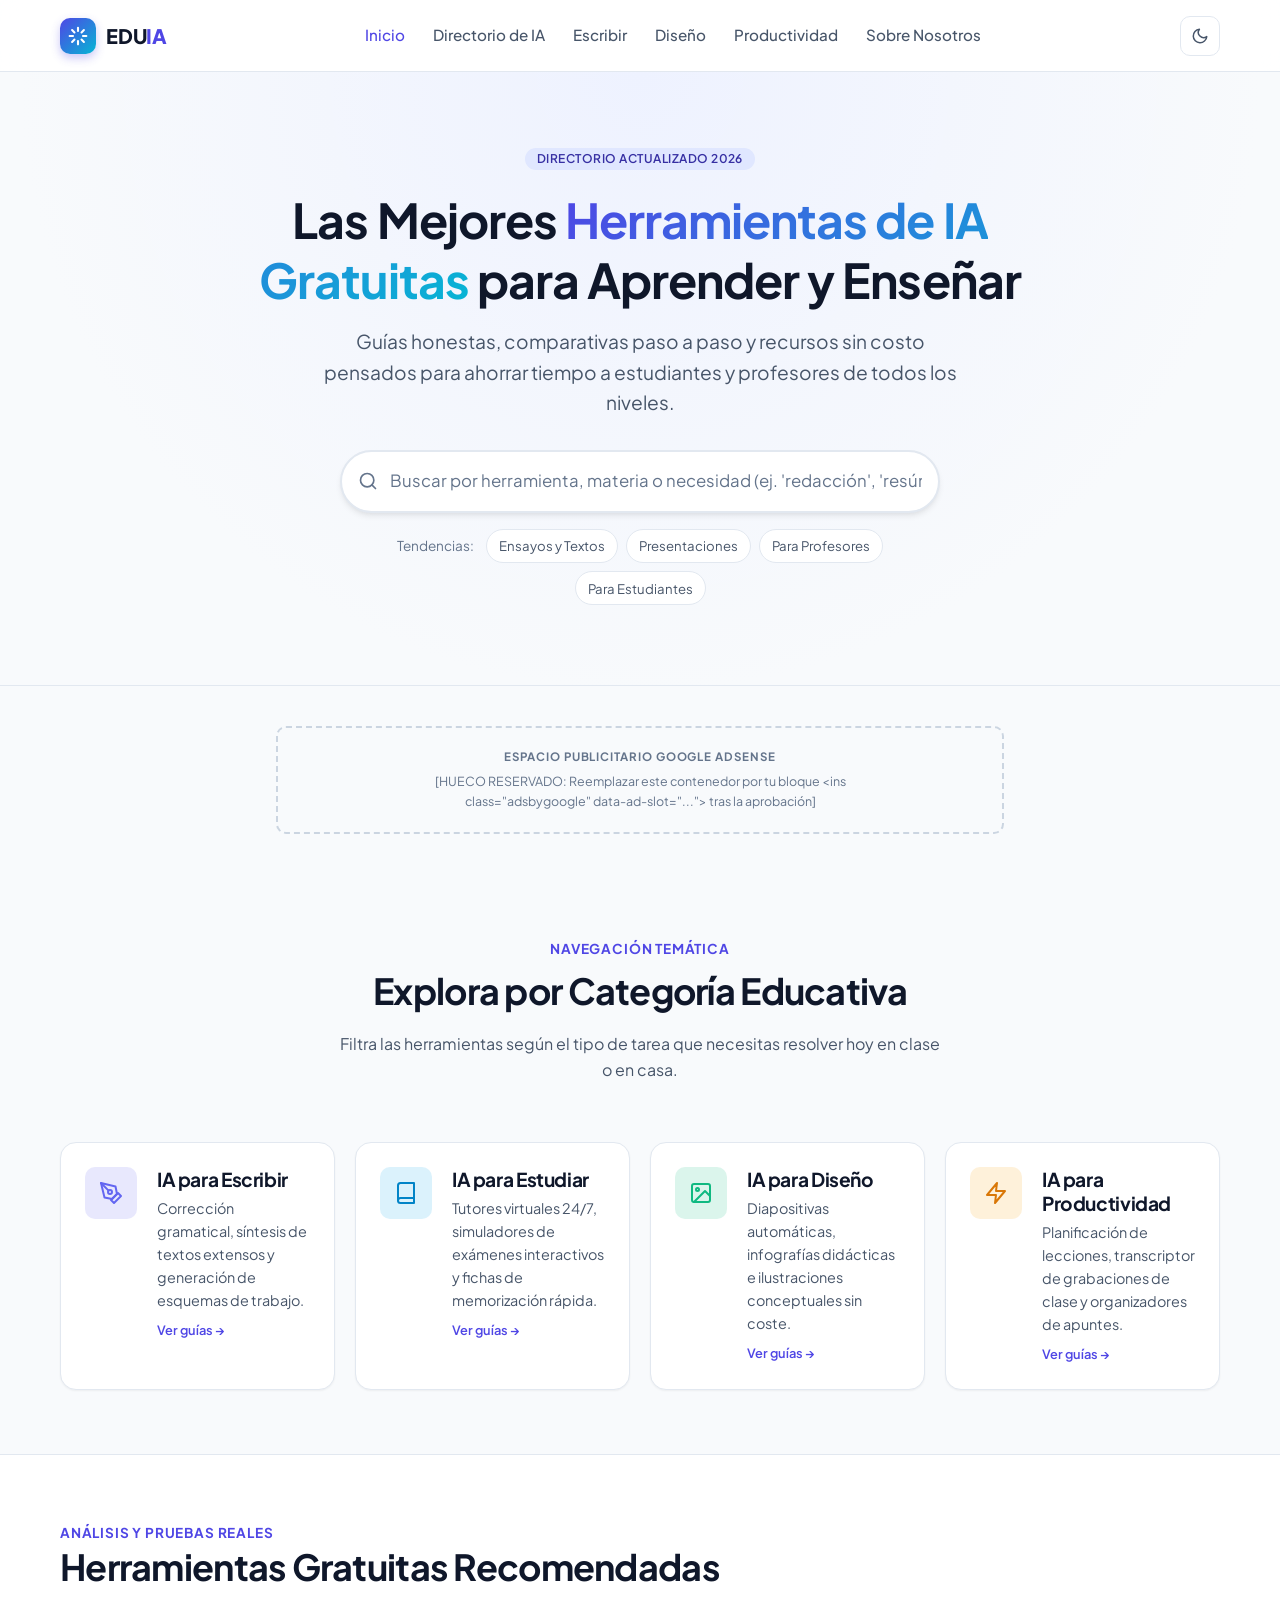
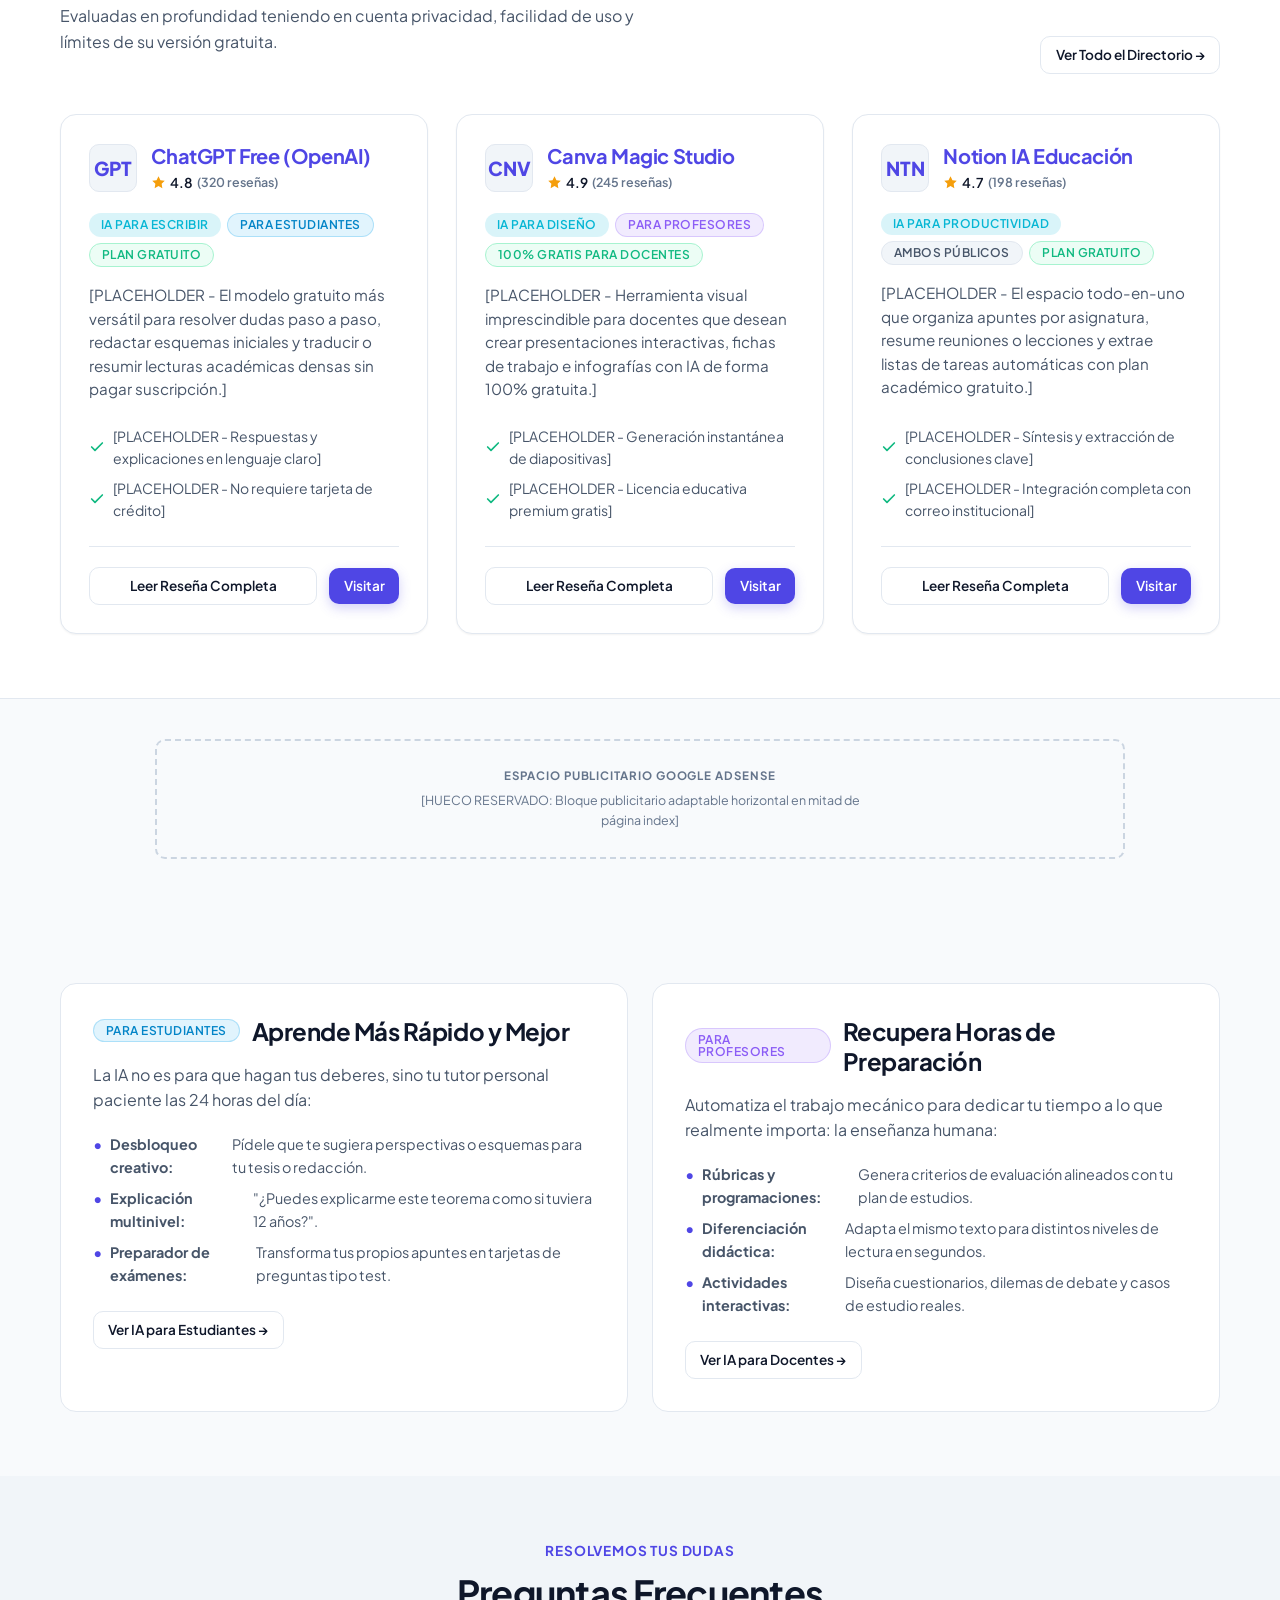
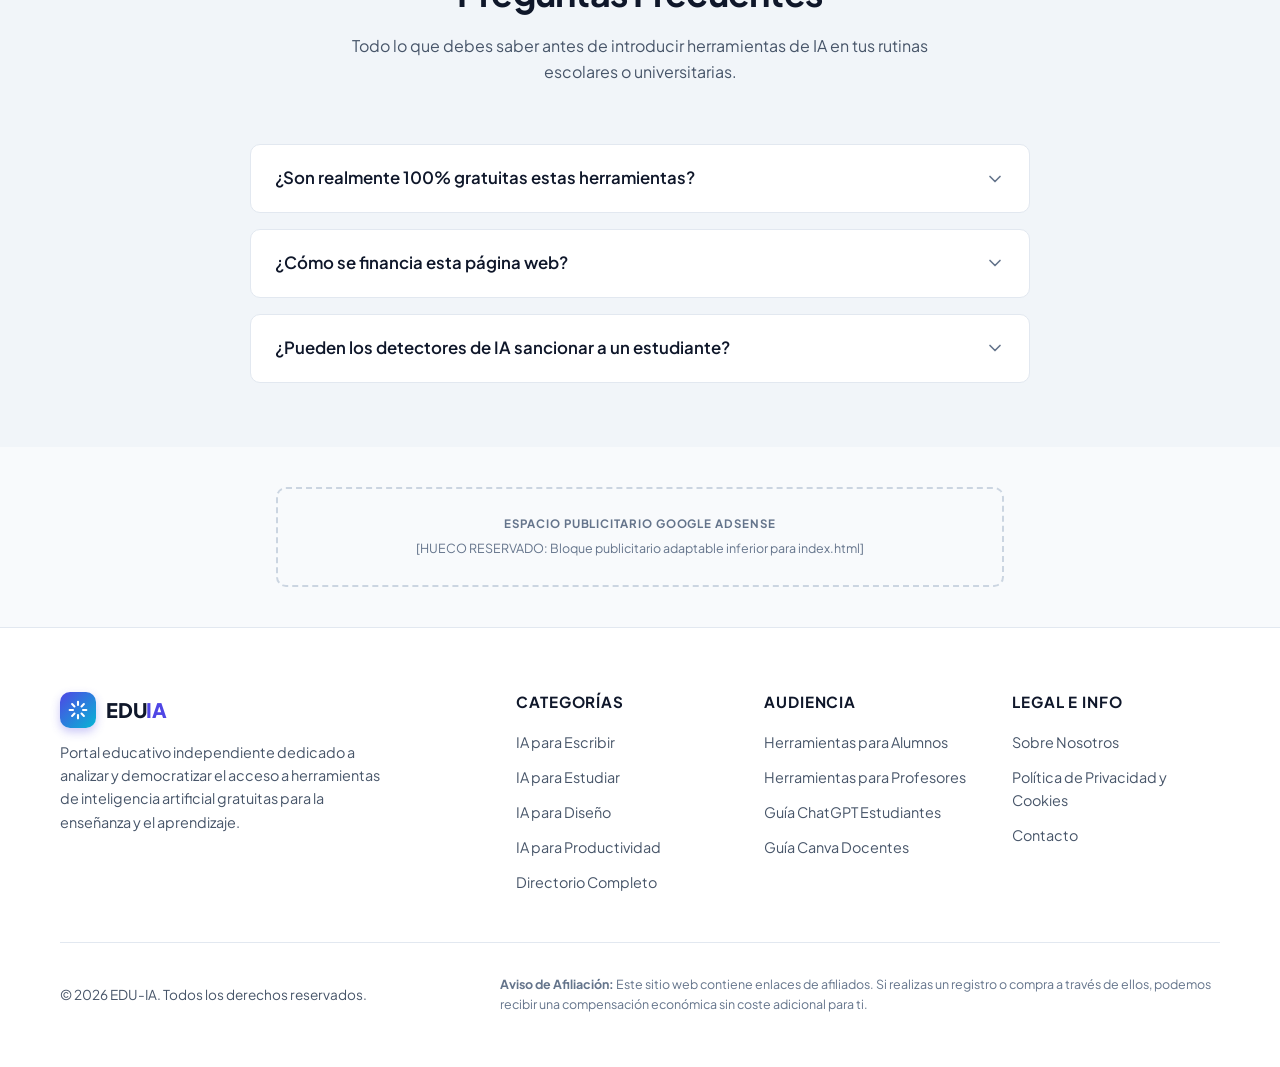
<file: index.html>
<!DOCTYPE html>
<html lang="es">
<head>
  <meta charset="UTF-8">
  <meta name="viewport" content="width=device-width, initial-scale=1.0">
  <title>Herramientas de Inteligencia Artificial Gratuitas para Estudiantes y Profesores | EDU-IA</title>
  <meta name="description" content="Directorio y comparativas de las mejores herramientas de inteligencia artificial gratuitas para estudiantes y docentes. Ahorra tiempo en apuntes, redacción, clases y presentaciones.">
  <meta name="robots" content="index, follow">
  <link rel="canonical" href="https://ejemplo.com/">

  <!-- Open Graph / Redes Sociales -->
  <meta property="og:type" content="website">
  <meta property="og:title" content="Herramientas de IA Gratuitas para Estudiantes y Profesores | EDU-IA">
  <meta property="og:description" content="Guías, reseñas y comparativas honestas de IA educativa 100% gratuita o con planes para colegios y universidades.">
  <meta property="og:url" content="https://ejemplo.com/">
  <meta property="og:image" content="https://ejemplo.com/assets/og-cover.png">

  <!-- Twitter Card -->
  <meta name="twitter:card" content="summary_large_image">
  <meta name="twitter:title" content="Herramientas de IA Gratuitas para Estudiantes y Profesores">
  <meta name="twitter:description" content="Descubre qué herramientas de IA gratuita puedes utilizar hoy en tus clases o estudios.">

  <!-- Google Fonts: Plus Jakarta Sans -->
  <link rel="preconnect" href="https://fonts.googleapis.com">
  <link rel="preconnect" href="https://fonts.gstatic.com" crossorigin>
  <link href="https://fonts.googleapis.com/css2?family=Plus+Jakarta+Sans:wght@400;500;600;700;800&display=swap" rel="stylesheet">

  <!-- Estilos del sitio -->
  <link rel="stylesheet" href="css/styles.css">

  <!-- Datos estructurados Schema.org (WebSite + FAQPage) -->
  <script type="application/ld+json">
  {
    "@context": "https://schema.org",
    "@graph": [
      {
        "@type": "WebSite",
        "@id": "https://ejemplo.com/#website",
        "url": "https://ejemplo.com/",
        "name": "EDU-IA: Directorio de IA Educativa Gratuita",
        "description": "Comparativas y guías de herramientas de inteligencia artificial gratuitas para la comunidad educativa.",
        "inLanguage": "es"
      },
      {
        "@type": "FAQPage",
        "mainEntity": [
          {
            "@type": "Question",
            "name": "¿Son realmente gratuitas las herramientas listadas en EDU-IA?",
            "acceptedAnswer": {
              "@type": "Answer",
              "text": "Sí. Todas las herramientas analizadas cuentan con una versión 100% gratuita utilizable o un plan educativo gratuito específico para colegios, institutos y universidades sin requerir pagos."
            }
          },
          {
            "@type": "Question",
            "name": "¿Es legal y ético usar inteligencia artificial en tareas académicas?",
            "acceptedAnswer": {
              "@type": "Answer",
              "text": "Sí, siempre que se use como asistente de aprendizaje, tutor de dudas o estructurador de ideas, respetando las políticas de integridad académica de cada institución educativa y citando las fuentes adecuadamente."
            }
          }
        ]
      }
    ]
  }
  </script>
</head>
<body>

  <!-- ======================================================================
       Cabecera / Navegación
       ====================================================================== -->
  <header class="header">
    <div class="container header-container">
      <a href="index.html" class="logo" aria-label="EDU-IA - Inicio">
        <div class="logo-icon">
          <svg width="20" height="20" viewBox="0 0 24 24" fill="none" stroke="currentColor" stroke-width="2.5" stroke-linecap="round" stroke-linejoin="round">
            <path d="M12 2v4M12 18v4M4.93 4.93l2.83 2.83M16.24 16.24l2.83 2.83M2 12h4M18 12h4M4.93 19.07l2.83-2.83M16.24 7.76l2.83-2.83"></path>
          </svg>
        </div>
        <span class="logo-text">EDU<span>IA</span></span>
      </a>

      <nav class="nav-desktop" aria-label="Navegación principal">
        <a href="index.html" class="nav-link active">Inicio</a>
        <a href="categoria.html" class="nav-link">Directorio de IA</a>
        <a href="categoria.html?cat=escribir" class="nav-link">Escribir</a>
        <a href="categoria.html?cat=diseno" class="nav-link">Diseño</a>
        <a href="categoria.html?cat=productividad" class="nav-link">Productividad</a>
        <a href="sobre.html" class="nav-link">Sobre Nosotros</a>
      </nav>

      <div class="header-actions">
        <!-- Botón de cambio de Modo Claro / Oscuro -->
        <button class="theme-toggle" type="button" aria-label="Cambiar modo de color" aria-pressed="false">
          <!-- Icono Sol (Modo oscuro activo -> cambiar a claro) -->
          <svg class="icon-sun" width="19" height="19" viewBox="0 0 24 24" fill="none" stroke="currentColor" stroke-width="2" stroke-linecap="round" stroke-linejoin="round">
            <circle cx="12" cy="12" r="5"></circle>
            <line x1="12" y1="1" x2="12" y2="3"></line>
            <line x1="12" y1="21" x2="12" y2="23"></line>
            <line x1="4.22" y1="4.22" x2="5.64" y2="5.64"></line>
            <line x1="18.36" y1="18.36" x2="19.78" y2="19.78"></line>
            <line x1="1" y1="12" x2="3" y2="12"></line>
            <line x1="21" y1="12" x2="23" y2="12"></line>
            <line x1="4.22" y1="19.78" x2="5.64" y2="18.36"></line>
            <line x1="18.36" y1="5.64" x2="19.78" y2="4.22"></line>
          </svg>
          <!-- Icono Luna (Modo claro activo -> cambiar a oscuro) -->
          <svg class="icon-moon" width="18" height="18" viewBox="0 0 24 24" fill="none" stroke="currentColor" stroke-width="2" stroke-linecap="round" stroke-linejoin="round">
            <path d="M21 12.79A9 9 0 1 1 11.21 3 7 7 0 0 0 21 12.79z"></path>
          </svg>
        </button>

        <!-- Botón Hamburguesa Móvil -->
        <button class="menu-toggle" type="button" aria-label="Abrir menú de navegación" aria-expanded="false">
          <svg width="22" height="22" viewBox="0 0 24 24" fill="none" stroke="currentColor" stroke-width="2" stroke-linecap="round" stroke-linejoin="round">
            <line x1="3" y1="12" x2="21" y2="12"></line>
            <line x1="3" y1="6" x2="21" y2="6"></line>
            <line x1="3" y1="18" x2="21" y2="18"></line>
          </svg>
        </button>
      </div>
    </div>
  </header>

  <!-- Menú móvil desplegable -->
  <div class="mobile-nav" aria-label="Menú móvil">
    <a href="index.html" class="nav-link">Inicio</a>
    <a href="categoria.html" class="nav-link">Todas las herramientas</a>
    <a href="categoria.html?cat=escribir" class="nav-link">IA para Escribir</a>
    <a href="categoria.html?cat=estudiar" class="nav-link">IA para Estudiar</a>
    <a href="categoria.html?cat=diseno" class="nav-link">IA para Diseño</a>
    <a href="categoria.html?cat=productividad" class="nav-link">IA para Productividad</a>
    <a href="sobre.html" class="nav-link">Sobre Nosotros</a>
    <a href="contacto.html" class="nav-link">Contacto</a>
  </div>

  <main class="main-content">
    <!-- ====================================================================
         Hero Section
         ==================================================================== -->
    <section class="hero">
      <div class="container">
        <div class="hero-badge-wrap">
          <span class="badge badge-primary">Directorio Actualizado 2026</span>
        </div>
        <h1 class="hero-title">
          Las Mejores <span>Herramientas de IA Gratuitas</span> para Aprender y Enseñar
        </h1>
        <p class="lead hero-subtitle">
          Guías honestas, comparativas paso a paso y recursos sin costo pensados para ahorrar tiempo a estudiantes y profesores de todos los niveles.
        </p>

        <!-- Buscador Hero -->
        <div class="search-box-hero">
          <div class="search-input-wrapper">
            <svg class="search-icon-inside" viewBox="0 0 24 24" fill="none" stroke="currentColor" stroke-width="2" stroke-linecap="round" stroke-linejoin="round">
              <circle cx="11" cy="11" r="8"></circle>
              <line x1="21" y1="21" x2="16.65" y2="16.65"></line>
            </svg>
            <input type="text" id="hero-search-input" class="search-input" placeholder="Buscar por herramienta, materia o necesidad (ej. 'redacción', 'resúmenes')..." aria-label="Buscar herramientas de IA">
          </div>
          <div class="quick-tags">
            <span class="quick-tag-label">Tendencias:</span>
            <a href="categoria.html?cat=escribir" class="quick-tag">Ensayos y Textos</a>
            <a href="categoria.html?cat=diseno" class="quick-tag">Presentaciones</a>
            <a href="categoria.html?aud=profesores" class="quick-tag">Para Profesores</a>
            <a href="categoria.html?aud=estudiantes" class="quick-tag">Para Estudiantes</a>
          </div>
        </div>
      </div>
    </section>

    <!-- ====================================================================
         Espacio Reservado AdSense: Cabecera (Leaderboard)
         ==================================================================== -->
    <div class="container">
      <div id="adsense-header" class="adsense-placeholder adsense-leaderboard" role="region" aria-label="Espacio publicitario superior">
        <span class="ad-label">Espacio Publicitario Google AdSense</span>
        <p class="ad-note">[HUECO RESERVADO: Reemplazar este contenedor por tu bloque &lt;ins class="adsbygoogle" data-ad-slot="..."&gt; tras la aprobación]</p>
      </div>
    </div>

    <!-- ====================================================================
         Categorías Principales
         ==================================================================== -->
    <section class="section">
      <div class="container">
        <div class="section-header centered">
          <span class="section-tag">Navegación Temática</span>
          <h2>Explora por Categoría Educativa</h2>
          <p class="section-subtitle">Filtra las herramientas según el tipo de tarea que necesitas resolver hoy en clase o en casa.</p>
        </div>

        <div class="categories-grid">
          <!-- Categoría 1: Escribir -->
          <a href="categoria.html?cat=escribir" class="category-card">
            <div class="category-icon-wrapper purple">
              <svg width="24" height="24" viewBox="0 0 24 24" fill="none" stroke="currentColor" stroke-width="2" stroke-linecap="round" stroke-linejoin="round">
                <path d="M12 19l7-7 3 3-7 7-3-3z"></path>
                <path d="M18 13l-1.5-7.5L2 2l3.5 14.5L13 18l5-5z"></path>
                <path d="M2 2l7.586 7.586"></path>
                <circle cx="11" cy="11" r="2"></circle>
              </svg>
            </div>
            <div>
              <h3>IA para Escribir</h3>
              <p>Corrección gramatical, síntesis de textos extensos y generación de esquemas de trabajo.</p>
              <span class="category-meta">Ver guías &rarr;</span>
            </div>
          </a>

          <!-- Categoría 2: Estudiar -->
          <a href="categoria.html?cat=estudiar" class="category-card">
            <div class="category-icon-wrapper blue">
              <svg width="24" height="24" viewBox="0 0 24 24" fill="none" stroke="currentColor" stroke-width="2" stroke-linecap="round" stroke-linejoin="round">
                <path d="M4 19.5A2.5 2.5 0 0 1 6.5 17H20"></path>
                <path d="M6.5 2H20v20H6.5A2.5 2.5 0 0 1 4 19.5v-15A2.5 2.5 0 0 1 6.5 2z"></path>
              </svg>
            </div>
            <div>
              <h3>IA para Estudiar</h3>
              <p>Tutores virtuales 24/7, simuladores de exámenes interactivos y fichas de memorización rápida.</p>
              <span class="category-meta">Ver guías &rarr;</span>
            </div>
          </a>

          <!-- Categoría 3: Diseño -->
          <a href="categoria.html?cat=diseno" class="category-card">
            <div class="category-icon-wrapper emerald">
              <svg width="24" height="24" viewBox="0 0 24 24" fill="none" stroke="currentColor" stroke-width="2" stroke-linecap="round" stroke-linejoin="round">
                <rect x="3" y="3" width="18" height="18" rx="2" ry="2"></rect>
                <circle cx="8.5" cy="8.5" r="1.5"></circle>
                <polyline points="21 15 16 10 5 21"></polyline>
              </svg>
            </div>
            <div>
              <h3>IA para Diseño</h3>
              <p>Diapositivas automáticas, infografías didácticas e ilustraciones conceptuales sin coste.</p>
              <span class="category-meta">Ver guías &rarr;</span>
            </div>
          </a>

          <!-- Categoría 4: Productividad -->
          <a href="categoria.html?cat=productividad" class="category-card">
            <div class="category-icon-wrapper amber">
              <svg width="24" height="24" viewBox="0 0 24 24" fill="none" stroke="currentColor" stroke-width="2" stroke-linecap="round" stroke-linejoin="round">
                <polygon points="13 2 3 14 12 14 11 22 21 10 12 10 13 2"></polygon>
              </svg>
            </div>
            <div>
              <h3>IA para Productividad</h3>
              <p>Planificación de lecciones, transcriptor de grabaciones de clase y organizadores de apuntes.</p>
              <span class="category-meta">Ver guías &rarr;</span>
            </div>
          </a>
        </div>
      </div>
    </section>

    <!-- ====================================================================
         Herramientas Destacadas (Artículos de Ejemplo)
         ==================================================================== -->
    <section class="section" style="background-color: var(--bg-surface); border-top: 1px solid var(--border-color); border-bottom: 1px solid var(--border-color);">
      <div class="container">
        <div class="section-header" style="flex-direction: row; justify-content: space-between; align-items: flex-end; flex-wrap: wrap; gap: 1rem;">
          <div>
            <span class="section-tag">Análisis y Pruebas Reales</span>
            <h2>Herramientas Gratuitas Recomendadas</h2>
            <p class="section-subtitle">Evaluadas en profundidad teniendo en cuenta privacidad, facilidad de uso y límites de su versión gratuita.</p>
          </div>
          <a href="categoria.html" class="btn btn-secondary btn-sm">Ver Todo el Directorio &rarr;</a>
        </div>

        <div class="tools-grid">
          <!-- Artículo 1: ChatGPT -->
          <article class="tool-card">
            <div class="tool-card-header">
              <div class="tool-brand">
                <div class="tool-avatar">GPT</div>
                <div class="tool-brand-info">
                  <h3><a href="articulos/chatgpt-gratis-estudiantes.html">ChatGPT Free (OpenAI)</a></h3>
                  <div class="tool-rating">
                    <svg width="15" height="15" viewBox="0 0 24 24" fill="currentColor">
                      <polygon points="12 2 15.09 8.26 22 9.27 17 14.14 18.18 21.02 12 17.77 5.82 21.02 7 14.14 2 9.27 8.91 8.26 12 2"></polygon>
                    </svg>
                    <span>4.8</span>
                    <span style="color: var(--text-muted); font-size: 0.78rem;">(320 reseñas)</span>
                  </div>
                </div>
              </div>
            </div>
            <div class="tool-card-badges">
              <span class="badge badge-accent">IA para Escribir</span>
              <span class="badge badge-audience estudiante">Para Estudiantes</span>
              <span class="badge badge-success">Plan Gratuito</span>
            </div>
            <p class="tool-card-desc">
              [PLACEHOLDER - El modelo gratuito más versátil para resolver dudas paso a paso, redactar esquemas iniciales y traducir o resumir lecturas académicas densas sin pagar suscripción.]
            </p>
            <ul class="tool-features-list">
              <li class="tool-feature-item">
                <svg viewBox="0 0 24 24" fill="none" stroke="currentColor" stroke-width="2.5" stroke-linecap="round" stroke-linejoin="round"><polyline points="20 6 9 17 4 12"></polyline></svg>
                <span>[PLACEHOLDER - Respuestas y explicaciones en lenguaje claro]</span>
              </li>
              <li class="tool-feature-item">
                <svg viewBox="0 0 24 24" fill="none" stroke="currentColor" stroke-width="2.5" stroke-linecap="round" stroke-linejoin="round"><polyline points="20 6 9 17 4 12"></polyline></svg>
                <span>[PLACEHOLDER - No requiere tarjeta de crédito]</span>
              </li>
            </ul>
            <div class="tool-card-footer">
              <a href="articulos/chatgpt-gratis-estudiantes.html" class="btn btn-secondary btn-sm" style="flex: 1;">Leer Reseña Completa</a>
              <a href="https://chat.openai.com" target="_blank" rel="noopener noreferrer nofollow" class="btn btn-primary btn-sm" title="Enlace oficial de afiliado">Visitar</a>
            </div>
          </article>

          <!-- Artículo 2: Canva -->
          <article class="tool-card">
            <div class="tool-card-header">
              <div class="tool-brand">
                <div class="tool-avatar">CNV</div>
                <div class="tool-brand-info">
                  <h3><a href="articulos/canva-ia-profesores.html">Canva Magic Studio</a></h3>
                  <div class="tool-rating">
                    <svg width="15" height="15" viewBox="0 0 24 24" fill="currentColor">
                      <polygon points="12 2 15.09 8.26 22 9.27 17 14.14 18.18 21.02 12 17.77 5.82 21.02 7 14.14 2 9.27 8.91 8.26 12 2"></polygon>
                    </svg>
                    <span>4.9</span>
                    <span style="color: var(--text-muted); font-size: 0.78rem;">(245 reseñas)</span>
                  </div>
                </div>
              </div>
            </div>
            <div class="tool-card-badges">
              <span class="badge badge-accent">IA para Diseño</span>
              <span class="badge badge-audience docente">Para Profesores</span>
              <span class="badge badge-success">100% Gratis para Docentes</span>
            </div>
            <p class="tool-card-desc">
              [PLACEHOLDER - Herramienta visual imprescindible para docentes que desean crear presentaciones interactivas, fichas de trabajo e infografías con IA de forma 100% gratuita.]
            </p>
            <ul class="tool-features-list">
              <li class="tool-feature-item">
                <svg viewBox="0 0 24 24" fill="none" stroke="currentColor" stroke-width="2.5" stroke-linecap="round" stroke-linejoin="round"><polyline points="20 6 9 17 4 12"></polyline></svg>
                <span>[PLACEHOLDER - Generación instantánea de diapositivas]</span>
              </li>
              <li class="tool-feature-item">
                <svg viewBox="0 0 24 24" fill="none" stroke="currentColor" stroke-width="2.5" stroke-linecap="round" stroke-linejoin="round"><polyline points="20 6 9 17 4 12"></polyline></svg>
                <span>[PLACEHOLDER - Licencia educativa premium gratis]</span>
              </li>
            </ul>
            <div class="tool-card-footer">
              <a href="articulos/canva-ia-profesores.html" class="btn btn-secondary btn-sm" style="flex: 1;">Leer Reseña Completa</a>
              <a href="https://www.canva.com/education/" target="_blank" rel="noopener noreferrer nofollow" class="btn btn-primary btn-sm" title="Enlace oficial de afiliado">Visitar</a>
            </div>
          </article>

          <!-- Artículo 3: Notion -->
          <article class="tool-card">
            <div class="tool-card-header">
              <div class="tool-brand">
                <div class="tool-avatar">NTN</div>
                <div class="tool-brand-info">
                  <h3><a href="articulos/notion-ia-productividad.html">Notion IA Educación</a></h3>
                  <div class="tool-rating">
                    <svg width="15" height="15" viewBox="0 0 24 24" fill="currentColor">
                      <polygon points="12 2 15.09 8.26 22 9.27 17 14.14 18.18 21.02 12 17.77 5.82 21.02 7 14.14 2 9.27 8.91 8.26 12 2"></polygon>
                    </svg>
                    <span>4.7</span>
                    <span style="color: var(--text-muted); font-size: 0.78rem;">(198 reseñas)</span>
                  </div>
                </div>
              </div>
            </div>
            <div class="tool-card-badges">
              <span class="badge badge-accent">IA para Productividad</span>
              <span class="badge badge-audience">Ambos Públicos</span>
              <span class="badge badge-success">Plan Gratuito</span>
            </div>
            <p class="tool-card-desc">
              [PLACEHOLDER - El espacio todo-en-uno que organiza apuntes por asignatura, resume reuniones o lecciones y extrae listas de tareas automáticas con plan académico gratuito.]
            </p>
            <ul class="tool-features-list">
              <li class="tool-feature-item">
                <svg viewBox="0 0 24 24" fill="none" stroke="currentColor" stroke-width="2.5" stroke-linecap="round" stroke-linejoin="round"><polyline points="20 6 9 17 4 12"></polyline></svg>
                <span>[PLACEHOLDER - Síntesis y extracción de conclusiones clave]</span>
              </li>
              <li class="tool-feature-item">
                <svg viewBox="0 0 24 24" fill="none" stroke="currentColor" stroke-width="2.5" stroke-linecap="round" stroke-linejoin="round"><polyline points="20 6 9 17 4 12"></polyline></svg>
                <span>[PLACEHOLDER - Integración completa con correo institucional]</span>
              </li>
            </ul>
            <div class="tool-card-footer">
              <a href="articulos/notion-ia-productividad.html" class="btn btn-secondary btn-sm" style="flex: 1;">Leer Reseña Completa</a>
              <a href="https://www.notion.so/product/ai" target="_blank" rel="noopener noreferrer nofollow" class="btn btn-primary btn-sm" title="Enlace oficial de afiliado">Visitar</a>
            </div>
          </article>
        </div>
      </div>
    </section>

    <!-- ====================================================================
         Espacio Reservado AdSense: Mitad de Contenido (Banner)
         ==================================================================== -->
    <div class="container">
      <div id="adsense-in-article" class="adsense-placeholder adsense-banner" role="region" aria-label="Espacio publicitario intermedio">
        <span class="ad-label">Espacio Publicitario Google AdSense</span>
        <p class="ad-note">[HUECO RESERVADO: Bloque publicitario adaptable horizontal en mitad de página index]</p>
      </div>
    </div>

    <!-- ====================================================================
         Sección Audiencias: Estudiantes vs Profesores
         ==================================================================== -->
    <section class="section">
      <div class="container">
        <div class="ideal-grid">
          <div class="ideal-column estudiantes" style="padding: 2rem; border-radius: var(--radius-lg); background-color: var(--bg-surface); border: 1px solid var(--border-color);">
            <div style="display: flex; align-items: center; gap: 0.75rem; margin-bottom: 1rem;">
              <span class="badge badge-audience estudiante">Para Estudiantes</span>
              <h3 style="margin-bottom: 0;">Aprende Más Rápido y Mejor</h3>
            </div>
            <p>La IA no es para que hagan tus deberes, sino tu tutor personal paciente las 24 horas del día:</p>
            <ul>
              <li><strong>Desbloqueo creativo:</strong> Pídele que te sugiera perspectivas o esquemas para tu tesis o redacción.</li>
              <li><strong>Explicación multinivel:</strong> "¿Puedes explicarme este teorema como si tuviera 12 años?".</li>
              <li><strong>Preparador de exámenes:</strong> Transforma tus propios apuntes en tarjetas de preguntas tipo test.</li>
            </ul>
            <a href="categoria.html?aud=estudiantes" class="btn btn-secondary btn-sm" style="margin-top: 1.5rem;">Ver IA para Estudiantes &rarr;</a>
          </div>

          <div class="ideal-column profesores" style="padding: 2rem; border-radius: var(--radius-lg); background-color: var(--bg-surface); border: 1px solid var(--border-color);">
            <div style="display: flex; align-items: center; gap: 0.75rem; margin-bottom: 1rem;">
              <span class="badge badge-audience docente">Para Profesores</span>
              <h3 style="margin-bottom: 0;">Recupera Horas de Preparación</h3>
            </div>
            <p>Automatiza el trabajo mecánico para dedicar tu tiempo a lo que realmente importa: la enseñanza humana:</p>
            <ul>
              <li><strong>Rúbricas y programaciones:</strong> Genera criterios de evaluación alineados con tu plan de estudios.</li>
              <li><strong>Diferenciación didáctica:</strong> Adapta el mismo texto para distintos niveles de lectura en segundos.</li>
              <li><strong>Actividades interactivas:</strong> Diseña cuestionarios, dilemas de debate y casos de estudio reales.</li>
            </ul>
            <a href="categoria.html?aud=profesores" class="btn btn-secondary btn-sm" style="margin-top: 1.5rem;">Ver IA para Docentes &rarr;</a>
          </div>
        </div>
      </div>
    </section>

    <!-- ====================================================================
         Preguntas Frecuentes (FAQ interactiva con Schema.org)
         ==================================================================== -->
    <section class="section" style="background-color: var(--bg-subtle);">
      <div class="container container-narrow">
        <div class="section-header centered">
          <span class="section-tag">Resolvemos tus Dudas</span>
          <h2>Preguntas Frecuentes</h2>
          <p class="section-subtitle">Todo lo que debes saber antes de introducir herramientas de IA en tus rutinas escolares o universitarias.</p>
        </div>

        <div class="faq-list">
          <div class="faq-item">
            <button class="faq-question" type="button" aria-expanded="false">
              <span>¿Son realmente 100% gratuitas estas herramientas?</span>
              <svg class="faq-icon" viewBox="0 0 24 24" fill="none" stroke="currentColor" stroke-width="2" stroke-linecap="round" stroke-linejoin="round">
                <polyline points="6 9 12 15 18 9"></polyline>
              </svg>
            </button>
            <div class="faq-answer">
              <p>Revisamos minuciosamente cada aplicación. Solo recomendamos aquellas que ofrecen un plan gratuito ilimitado en el tiempo o con límites holgados para el día a día escolar, o bien planes pro 100% subvencionados para centros educativos acreditados (como Canva para Educación).</p>
            </div>
          </div>

          <div class="faq-item">
            <button class="faq-question" type="button" aria-expanded="false">
              <span>¿Cómo se financia esta página web?</span>
              <svg class="faq-icon" viewBox="0 0 24 24" fill="none" stroke="currentColor" stroke-width="2" stroke-linecap="round" stroke-linejoin="round">
                <polyline points="6 9 12 15 18 9"></polyline>
              </svg>
            </button>
            <div class="faq-answer">
              <p>Para mantener el sitio libre y accesible para todos, incluimos publicidad no intrusiva de Google AdSense y algunos enlaces de afiliados. Si te registras a través de ellos, podemos percibir una pequeña comisión sin que tú pagues un solo céntimo de más. Nuestra línea editorial es siempre independiente.</p>
            </div>
          </div>

          <div class="faq-item">
            <button class="faq-question" type="button" aria-expanded="false">
              <span>¿Pueden los detectores de IA sancionar a un estudiante?</span>
              <svg class="faq-icon" viewBox="0 0 24 24" fill="none" stroke="currentColor" stroke-width="2" stroke-linecap="round" stroke-linejoin="round">
                <polyline points="6 9 12 15 18 9"></polyline>
              </svg>
            </button>
            <div class="faq-answer">
              <p>Los detectores de texto por IA suelen cometer falsos positivos (marcando textos humanos como generados por máquina). Por ello recomendamos usar la IA para estructurar, corregir y comprender, redactando siempre el trabajo final con tus propias palabras y citando el uso de la herramienta.</p>
            </div>
          </div>
        </div>
      </div>
    </section>

    <!-- ====================================================================
         Espacio Reservado AdSense: Footer
         ==================================================================== -->
    <div class="container">
      <div id="adsense-footer" class="adsense-placeholder adsense-leaderboard" role="region" aria-label="Espacio publicitario inferior">
        <span class="ad-label">Espacio Publicitario Google AdSense</span>
        <p class="ad-note">[HUECO RESERVADO: Bloque publicitario adaptable inferior para index.html]</p>
      </div>
    </div>
  </main>

  <!-- ======================================================================
       Pie de Página
       ====================================================================== -->
  <footer class="footer">
    <div class="container">
      <div class="footer-grid">
        <div class="footer-brand">
          <a href="index.html" class="logo">
            <div class="logo-icon">
              <svg width="20" height="20" viewBox="0 0 24 24" fill="none" stroke="currentColor" stroke-width="2.5" stroke-linecap="round" stroke-linejoin="round">
                <path d="M12 2v4M12 18v4M4.93 4.93l2.83 2.83M16.24 16.24l2.83 2.83M2 12h4M18 12h4M4.93 19.07l2.83-2.83M16.24 7.76l2.83-2.83"></path>
              </svg>
            </div>
            <span class="logo-text">EDU<span>IA</span></span>
          </a>
          <p>Portal educativo independiente dedicado a analizar y democratizar el acceso a herramientas de inteligencia artificial gratuitas para la enseñanza y el aprendizaje.</p>
        </div>

        <div class="footer-col">
          <h4>Categorías</h4>
          <div class="footer-links">
            <a href="categoria.html?cat=escribir">IA para Escribir</a>
            <a href="categoria.html?cat=estudiar">IA para Estudiar</a>
            <a href="categoria.html?cat=diseno">IA para Diseño</a>
            <a href="categoria.html?cat=productividad">IA para Productividad</a>
            <a href="categoria.html">Directorio Completo</a>
          </div>
        </div>

        <div class="footer-col">
          <h4>Audiencia</h4>
          <div class="footer-links">
            <a href="categoria.html?aud=estudiantes">Herramientas para Alumnos</a>
            <a href="categoria.html?aud=profesores">Herramientas para Profesores</a>
            <a href="articulos/chatgpt-gratis-estudiantes.html">Guía ChatGPT Estudiantes</a>
            <a href="articulos/canva-ia-profesores.html">Guía Canva Docentes</a>
          </div>
        </div>

        <div class="footer-col">
          <h4>Legal e Info</h4>
          <div class="footer-links">
            <a href="sobre.html">Sobre Nosotros</a>
            <a href="privacidad.html">Política de Privacidad y Cookies</a>
            <a href="contacto.html">Contacto</a>
          </div>
        </div>
      </div>

      <div class="footer-bottom">
        <p>&copy; 2026 EDU-IA. Todos los derechos reservados.</p>
        <p class="footer-bottom-disclaimer">
          <strong>Aviso de Afiliación:</strong> Este sitio web contiene enlaces de afiliados. Si realizas un registro o compra a través de ellos, podemos recibir una compensación económica sin coste adicional para ti.
        </p>
      </div>
    </div>
  </footer>

  <!-- Scripts -->
  <script src="js/main.js"></script>
  <script src="js/tools-data.js"></script>
  <script src="js/search-filter.js"></script>
</body>
</html>
</file>
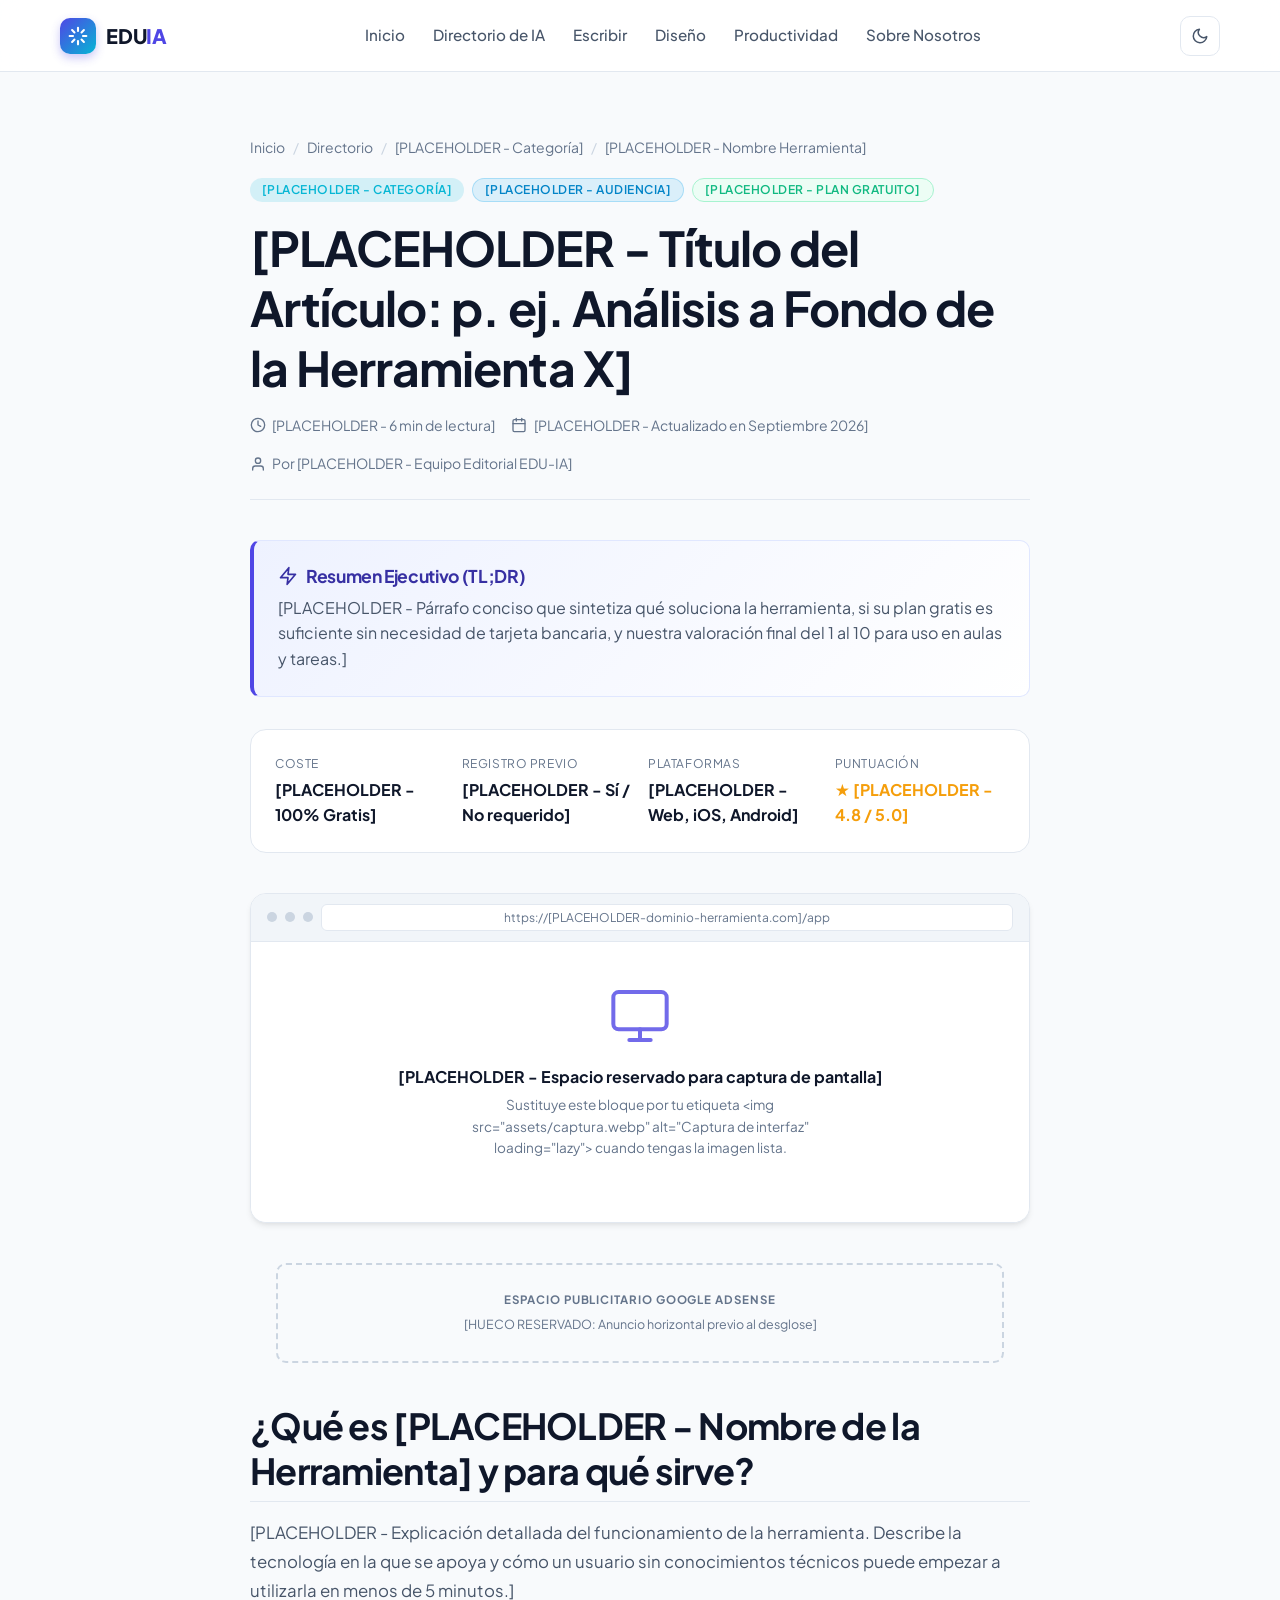
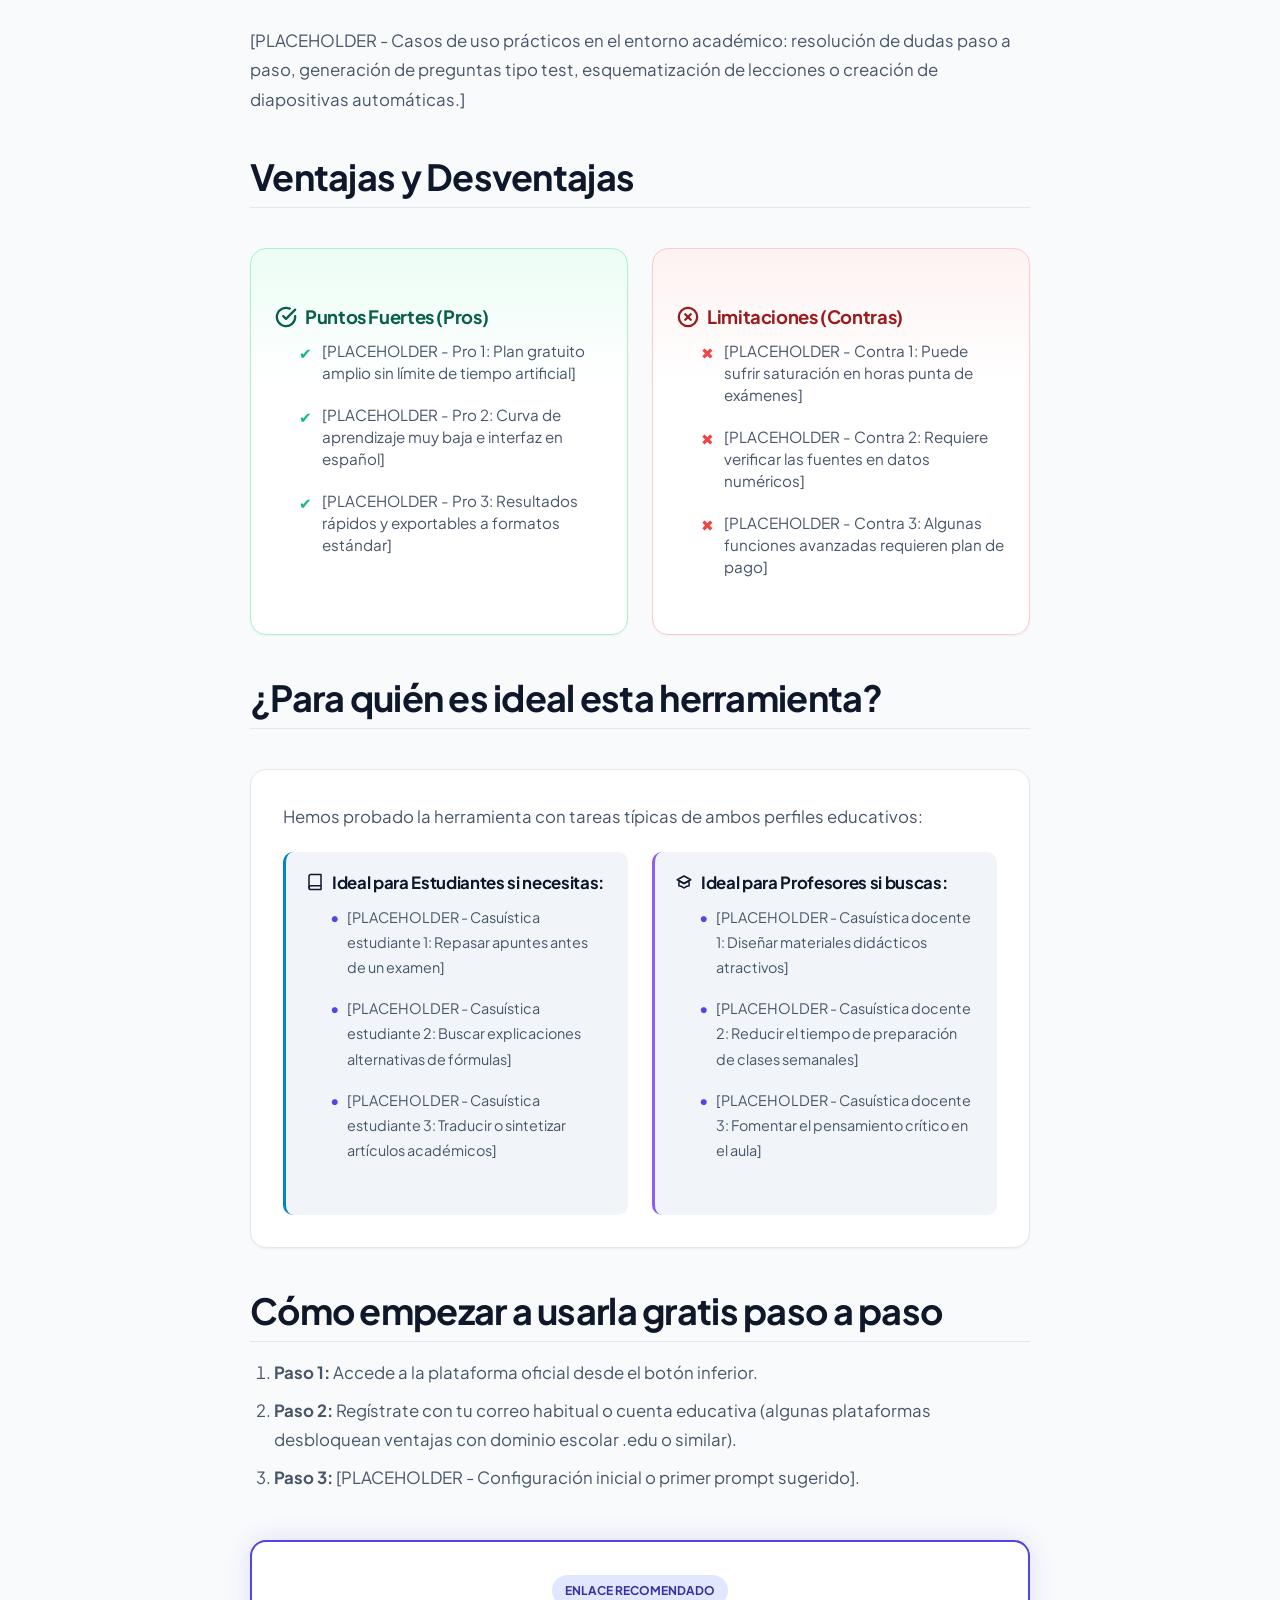
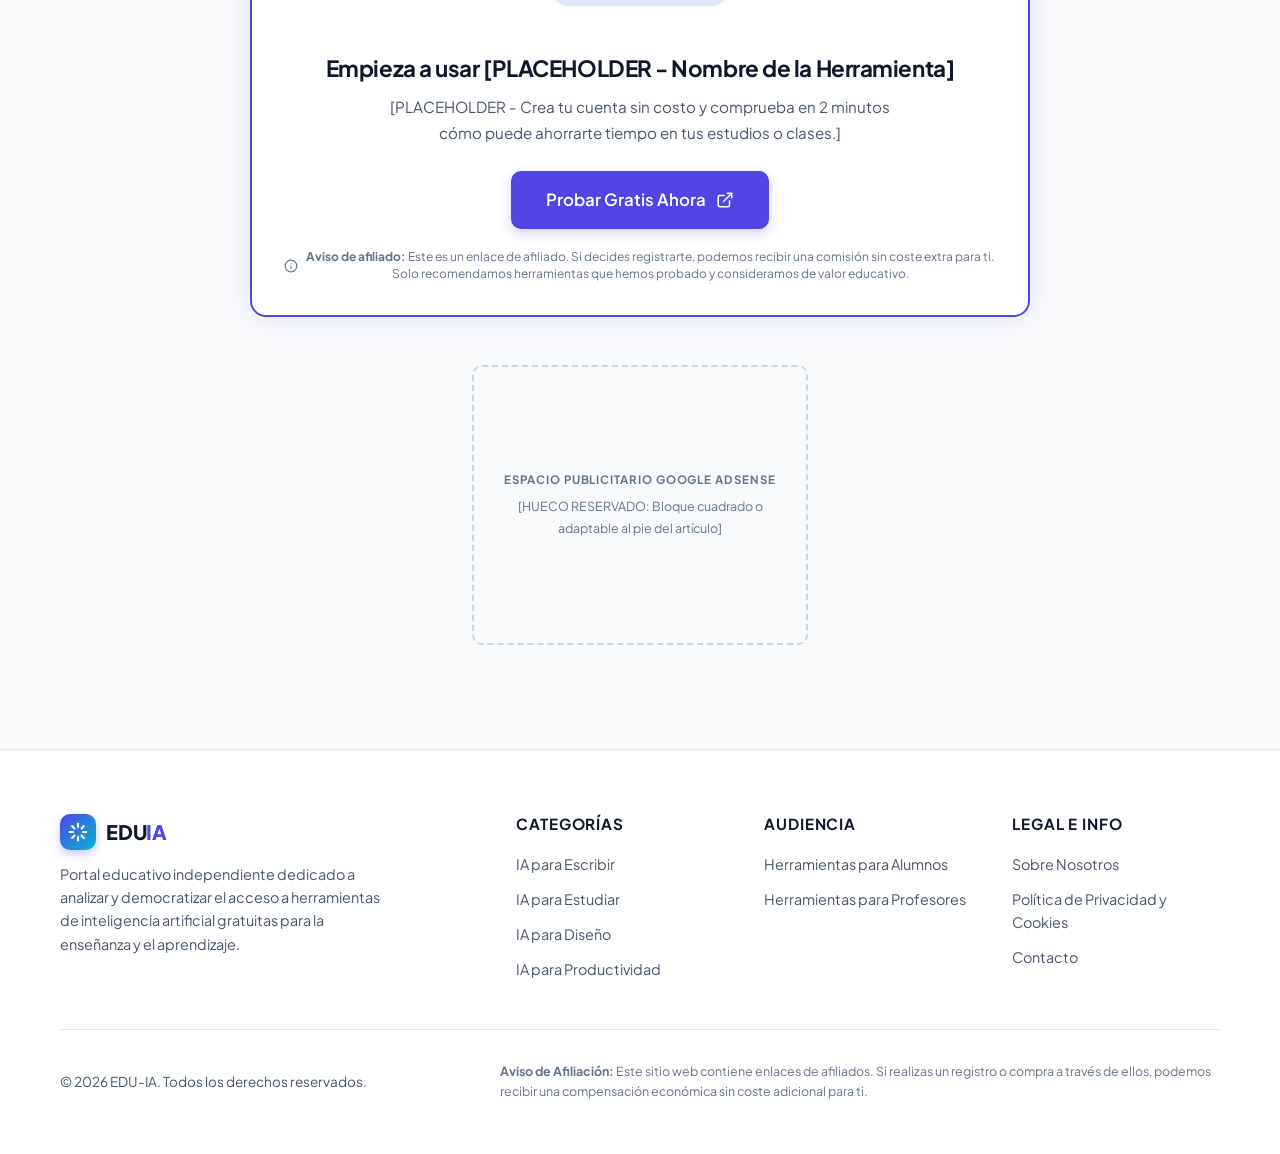
<file: article.html>
<!DOCTYPE html>
<html lang="es">
<head>
  <meta charset="UTF-8">
  <meta name="viewport" content="width=device-width, initial-scale=1.0">
  <title>[PLACEHOLDER - Nombre de la Herramienta]: Reseña Completa y Guía Gratuita | EDU-IA</title>
  <meta name="description" content="[PLACEHOLDER - Meta descripción de 150 caracteres resumiendo qué hace la herramienta, si es gratis para estudiantes o profesores, y sus principales ventajas].">
  <meta name="robots" content="index, follow">
  <link rel="canonical" href="https://ejemplo.com/article.html">

  <!-- Open Graph -->
  <meta property="og:type" content="article">
  <meta property="og:title" content="[PLACEHOLDER - Título del Artículo] | EDU-IA">
  <meta property="og:description" content="[PLACEHOLDER - Descripción para redes sociales]">
  <meta property="og:url" content="https://ejemplo.com/article.html">
  <meta property="og:image" content="https://ejemplo.com/assets/placeholder-cover.png">

  <!-- Twitter Card -->
  <meta name="twitter:card" content="summary_large_image">
  <meta name="twitter:title" content="[PLACEHOLDER - Título para Twitter]">
  <meta name="twitter:description" content="[PLACEHOLDER - Descripción para Twitter]">

  <!-- Google Fonts -->
  <link rel="preconnect" href="https://fonts.googleapis.com">
  <link rel="preconnect" href="https://fonts.gstatic.com" crossorigin>
  <link href="https://fonts.googleapis.com/css2?family=Plus+Jakarta+Sans:wght@400;500;600;700;800&display=swap" rel="stylesheet">

  <link rel="stylesheet" href="css/styles.css">

  <!-- Schema.org Datos Estructurados (Article) -->
  <script type="application/ld+json">
  {
    "@context": "https://schema.org",
    "@type": "Article",
    "headline": "[PLACEHOLDER - Título del Artículo]",
    "description": "[PLACEHOLDER - Descripción del artículo]",
    "image": "https://ejemplo.com/assets/placeholder-cover.png",
    "author": {
      "@type": "Person",
      "name": "[PLACEHOLDER - Nombre del Autor/Equipo Editorial]"
    },
    "publisher": {
      "@type": "Organization",
      "name": "EDU-IA",
      "logo": {
        "@type": "ImageObject",
        "url": "https://ejemplo.com/assets/logo.png"
      }
    },
    "datePublished": "2026-09-25",
    "dateModified": "2026-09-25",
    "mainEntityOfPage": {
      "@type": "WebPage",
      "@id": "https://ejemplo.com/article.html"
    }
  }
  </script>
</head>
<body>

  <!-- Cabecera -->
  <header class="header">
    <div class="container header-container">
      <a href="index.html" class="logo" aria-label="EDU-IA - Inicio">
        <div class="logo-icon">
          <svg width="20" height="20" viewBox="0 0 24 24" fill="none" stroke="currentColor" stroke-width="2.5" stroke-linecap="round" stroke-linejoin="round">
            <path d="M12 2v4M12 18v4M4.93 4.93l2.83 2.83M16.24 16.24l2.83 2.83M2 12h4M18 12h4M4.93 19.07l2.83-2.83M16.24 7.76l2.83-2.83"></path>
          </svg>
        </div>
        <span class="logo-text">EDU<span>IA</span></span>
      </a>

      <nav class="nav-desktop" aria-label="Navegación principal">
        <a href="index.html" class="nav-link">Inicio</a>
        <a href="categoria.html" class="nav-link">Directorio de IA</a>
        <a href="categoria.html?cat=escribir" class="nav-link">Escribir</a>
        <a href="categoria.html?cat=diseno" class="nav-link">Diseño</a>
        <a href="categoria.html?cat=productividad" class="nav-link">Productividad</a>
        <a href="sobre.html" class="nav-link">Sobre Nosotros</a>
      </nav>

      <div class="header-actions">
        <button class="theme-toggle" type="button" aria-label="Cambiar modo de color" aria-pressed="false">
          <svg class="icon-sun" width="19" height="19" viewBox="0 0 24 24" fill="none" stroke="currentColor" stroke-width="2" stroke-linecap="round" stroke-linejoin="round">
            <circle cx="12" cy="12" r="5"></circle>
            <line x1="12" y1="1" x2="12" y2="3"></line>
            <line x1="12" y1="21" x2="12" y2="23"></line>
            <line x1="4.22" y1="4.22" x2="5.64" y2="5.64"></line>
            <line x1="18.36" y1="18.36" x2="19.78" y2="19.78"></line>
            <line x1="1" y1="12" x2="3" y2="12"></line>
            <line x1="21" y1="12" x2="23" y2="12"></line>
            <line x1="4.22" y1="19.78" x2="5.64" y2="18.36"></line>
            <line x1="18.36" y1="5.64" x2="19.78" y2="4.22"></line>
          </svg>
          <svg class="icon-moon" width="18" height="18" viewBox="0 0 24 24" fill="none" stroke="currentColor" stroke-width="2" stroke-linecap="round" stroke-linejoin="round">
            <path d="M21 12.79A9 9 0 1 1 11.21 3 7 7 0 0 0 21 12.79z"></path>
          </svg>
        </button>

        <button class="menu-toggle" type="button" aria-label="Abrir menú de navegación" aria-expanded="false">
          <svg width="22" height="22" viewBox="0 0 24 24" fill="none" stroke="currentColor" stroke-width="2" stroke-linecap="round" stroke-linejoin="round">
            <line x1="3" y1="12" x2="21" y2="12"></line>
            <line x1="3" y1="6" x2="21" y2="6"></line>
            <line x1="3" y1="18" x2="21" y2="18"></line>
          </svg>
        </button>
      </div>
    </div>
  </header>

  <!-- Menú móvil -->
  <div class="mobile-nav" aria-label="Menú móvil">
    <a href="index.html" class="nav-link">Inicio</a>
    <a href="categoria.html" class="nav-link">Todas las herramientas</a>
    <a href="categoria.html?cat=escribir" class="nav-link">IA para Escribir</a>
    <a href="categoria.html?cat=estudiar" class="nav-link">IA para Estudiar</a>
    <a href="categoria.html?cat=diseno" class="nav-link">IA para Diseño</a>
    <a href="categoria.html?cat=productividad" class="nav-link">IA para Productividad</a>
    <a href="sobre.html" class="nav-link">Sobre Nosotros</a>
    <a href="contacto.html" class="nav-link">Contacto</a>
  </div>

  <main class="main-content section">
    <article class="container container-narrow">

      <!-- Breadcrumbs -->
      <nav class="breadcrumbs" aria-label="Ruta de navegación">
        <a href="index.html">Inicio</a>
        <span class="breadcrumbs-separator">/</span>
        <a href="categoria.html">Directorio</a>
        <span class="breadcrumbs-separator">/</span>
        <a href="categoria.html?cat=[PLACEHOLDER-categoria-slug]">[PLACEHOLDER - Categoría]</a>
        <span class="breadcrumbs-separator">/</span>
        <span aria-current="page">[PLACEHOLDER - Nombre Herramienta]</span>
      </nav>

      <!-- Encabezado del artículo -->
      <header class="article-header">
        <div style="display: flex; gap: 0.5rem; flex-wrap: wrap; margin-bottom: 1rem;">
          <span class="badge badge-accent">[PLACEHOLDER - Categoría]</span>
          <span class="badge badge-audience estudiante">[PLACEHOLDER - Audiencia]</span>
          <span class="badge badge-success">[PLACEHOLDER - Plan Gratuito]</span>
        </div>

        <h1>[PLACEHOLDER - Título del Artículo: p. ej. Análisis a Fondo de la Herramienta X]</h1>

        <div class="article-meta-row">
          <div class="article-meta-item">
            <svg width="16" height="16" viewBox="0 0 24 24" fill="none" stroke="currentColor" stroke-width="2" stroke-linecap="round" stroke-linejoin="round"><circle cx="12" cy="12" r="10"></circle><polyline points="12 6 12 12 16 14"></polyline></svg>
            <span>[PLACEHOLDER - 6 min de lectura]</span>
          </div>
          <div class="article-meta-item">
            <svg width="16" height="16" viewBox="0 0 24 24" fill="none" stroke="currentColor" stroke-width="2" stroke-linecap="round" stroke-linejoin="round"><rect x="3" y="4" width="18" height="18" rx="2" ry="2"></rect><line x1="16" y1="2" x2="16" y2="6"></line><line x1="8" y1="2" x2="8" y2="6"></line><line x1="3" y1="10" x2="21" y2="10"></line></svg>
            <time datetime="2026-09-25">[PLACEHOLDER - Actualizado en Septiembre 2026]</time>
          </div>
          <div class="article-meta-item">
            <svg width="16" height="16" viewBox="0 0 24 24" fill="none" stroke="currentColor" stroke-width="2" stroke-linecap="round" stroke-linejoin="round"><path d="M20 21v-2a4 4 0 0 0-4-4H8a4 4 0 0 0-4 4v2"></path><circle cx="12" cy="7" r="4"></circle></svg>
            <span>Por [PLACEHOLDER - Equipo Editorial EDU-IA]</span>
          </div>
        </div>
      </header>

      <!-- Resumen Rápido (TL;DR) -->
      <section class="tldr-box" aria-label="Resumen rápido">
        <h2 class="tldr-title">
          <svg width="20" height="20" viewBox="0 0 24 24" fill="none" stroke="currentColor" stroke-width="2" stroke-linecap="round" stroke-linejoin="round"><polygon points="13 2 3 14 12 14 11 22 21 10 12 10 13 2"></polygon></svg>
          Resumen Ejecutivo (TL;DR)
        </h2>
        <p>[PLACEHOLDER - Párrafo conciso que sintetiza qué soluciona la herramienta, si su plan gratis es suficiente sin necesidad de tarjeta bancaria, y nuestra valoración final del 1 al 10 para uso en aulas y tareas.]</p>
      </section>

      <!-- Ficha Técnica Rápida -->
      <section class="specs-card" aria-label="Ficha de especificaciones">
        <div class="specs-grid">
          <div class="spec-item">
            <span class="spec-label">Coste</span>
            <span class="spec-value">[PLACEHOLDER - 100% Gratis]</span>
          </div>
          <div class="spec-item">
            <span class="spec-label">Registro previo</span>
            <span class="spec-value">[PLACEHOLDER - Sí / No requerido]</span>
          </div>
          <div class="spec-item">
            <span class="spec-label">Plataformas</span>
            <span class="spec-value">[PLACEHOLDER - Web, iOS, Android]</span>
          </div>
          <div class="spec-item">
            <span class="spec-label">Puntuación</span>
            <span class="spec-value" style="color: #f59e0b;">★ [PLACEHOLDER - 4.8 / 5.0]</span>
          </div>
        </div>
      </section>

      <!-- Hueco para Captura de Pantalla / Mockup Visual -->
      <section class="screenshot-placeholder" aria-label="Captura de pantalla de la herramienta">
        <div class="mockup-bar">
          <span class="mockup-dot"></span>
          <span class="mockup-dot"></span>
          <span class="mockup-dot"></span>
          <div class="mockup-url-bar">https://[PLACEHOLDER-dominio-herramienta.com]/app</div>
        </div>
        <div class="mockup-canvas">
          <svg class="mockup-icon" viewBox="0 0 24 24" fill="none" stroke="currentColor" stroke-width="1.5" stroke-linecap="round" stroke-linejoin="round">
            <rect x="2" y="3" width="20" height="14" rx="2" ry="2"></rect>
            <line x1="8" y1="21" x2="16" y2="21"></line>
            <line x1="12" y1="17" x2="12" y2="21"></line>
          </svg>
          <p class="mockup-label">[PLACEHOLDER - Espacio reservado para captura de pantalla]</p>
          <p class="mockup-note">Sustituye este bloque por tu etiqueta &lt;img src="assets/captura.webp" alt="Captura de interfaz" loading="lazy"&gt; cuando tengas la imagen lista.</p>
        </div>
      </section>

      <!-- Espacio Publicitario AdSense: Superior en Artículo -->
      <div id="adsense-article-top" class="adsense-placeholder adsense-leaderboard" role="region" aria-label="Espacio publicitario superior del artículo">
        <span class="ad-label">Espacio Publicitario Google AdSense</span>
        <p class="ad-note">[HUECO RESERVADO: Anuncio horizontal previo al desglose]</p>
      </div>

      <!-- Cuerpo del artículo -->
      <div class="article-body">
        <h2>¿Qué es [PLACEHOLDER - Nombre de la Herramienta] y para qué sirve?</h2>
        <p>[PLACEHOLDER - Explicación detallada del funcionamiento de la herramienta. Describe la tecnología en la que se apoya y cómo un usuario sin conocimientos técnicos puede empezar a utilizarla en menos de 5 minutos.]</p>
        <p>[PLACEHOLDER - Casos de uso prácticos en el entorno académico: resolución de dudas paso a paso, generación de preguntas tipo test, esquematización de lecciones o creación de diapositivas automáticas.]</p>

        <!-- Componente Pros y Contras -->
        <h2>Ventajas y Desventajas</h2>
        <div class="pros-cons-container">
          <div class="pros-box">
            <h3 class="pros-cons-title pros-title">
              <svg width="22" height="22" viewBox="0 0 24 24" fill="none" stroke="currentColor" stroke-width="2.5" stroke-linecap="round" stroke-linejoin="round"><path d="M22 11.08V12a10 10 0 1 1-5.93-9.14"></path><polyline points="22 4 12 14.01 9 11.01"></polyline></svg>
              Puntos Fuertes (Pros)
            </h3>
            <ul class="pros-cons-list">
              <li class="pros-cons-item">
                <span class="pros-icon">✔</span>
                <span>[PLACEHOLDER - Pro 1: Plan gratuito amplio sin límite de tiempo artificial]</span>
              </li>
              <li class="pros-cons-item">
                <span class="pros-icon">✔</span>
                <span>[PLACEHOLDER - Pro 2: Curva de aprendizaje muy baja e interfaz en español]</span>
              </li>
              <li class="pros-cons-item">
                <span class="pros-icon">✔</span>
                <span>[PLACEHOLDER - Pro 3: Resultados rápidos y exportables a formatos estándar]</span>
              </li>
            </ul>
          </div>

          <div class="cons-box">
            <h3 class="pros-cons-title cons-title">
              <svg width="22" height="22" viewBox="0 0 24 24" fill="none" stroke="currentColor" stroke-width="2.5" stroke-linecap="round" stroke-linejoin="round"><circle cx="12" cy="12" r="10"></circle><line x1="15" y1="9" x2="9" y2="15"></line><line x1="9" y1="9" x2="15" y2="15"></line></svg>
              Limitaciones (Contras)
            </h3>
            <ul class="pros-cons-list">
              <li class="pros-cons-item">
                <span class="cons-icon">✖</span>
                <span>[PLACEHOLDER - Contra 1: Puede sufrir saturación en horas punta de exámenes]</span>
              </li>
              <li class="pros-cons-item">
                <span class="cons-icon">✖</span>
                <span>[PLACEHOLDER - Contra 2: Requiere verificar las fuentes en datos numéricos]</span>
              </li>
              <li class="pros-cons-item">
                <span class="cons-icon">✖</span>
                <span>[PLACEHOLDER - Contra 3: Algunas funciones avanzadas requieren plan de pago]</span>
              </li>
            </ul>
          </div>
        </div>

        <!-- Componente Para Quién es Ideal -->
        <h2>¿Para quién es ideal esta herramienta?</h2>
        <div class="ideal-for-card">
          <p style="margin-bottom: 1rem;">Hemos probado la herramienta con tareas típicas de ambos perfiles educativos:</p>
          <div class="ideal-grid">
            <div class="ideal-column estudiantes">
              <h4>
                <svg width="18" height="18" viewBox="0 0 24 24" fill="none" stroke="currentColor" stroke-width="2" stroke-linecap="round" stroke-linejoin="round"><path d="M4 19.5A2.5 2.5 0 0 1 6.5 17H20"></path><path d="M6.5 2H20v20H6.5A2.5 2.5 0 0 1 4 19.5v-15A2.5 2.5 0 0 1 6.5 2z"></path></svg>
                Ideal para Estudiantes si necesitas:
              </h4>
              <ul>
                <li>[PLACEHOLDER - Casuística estudiante 1: Repasar apuntes antes de un examen]</li>
                <li>[PLACEHOLDER - Casuística estudiante 2: Buscar explicaciones alternativas de fórmulas]</li>
                <li>[PLACEHOLDER - Casuística estudiante 3: Traducir o sintetizar artículos académicos]</li>
              </ul>
            </div>

            <div class="ideal-column profesores">
              <h4>
                <svg width="18" height="18" viewBox="0 0 24 24" fill="none" stroke="currentColor" stroke-width="2" stroke-linecap="round" stroke-linejoin="round"><path d="M12 14l9-5-9-5-9 5 9 5z"></path><path d="M12 14l6.16-3.422a12.083 12.083 0 01.665 6.479A11.952 11.952 0 0012 20.055a11.952 11.952 0 00-6.824-2.998 12.078 12.078 0 01.665-6.479L12 14z"></path></svg>
                Ideal para Profesores si buscas:
              </h4>
              <ul>
                <li>[PLACEHOLDER - Casuística docente 1: Diseñar materiales didácticos atractivos]</li>
                <li>[PLACEHOLDER - Casuística docente 2: Reducir el tiempo de preparación de clases semanales]</li>
                <li>[PLACEHOLDER - Casuística docente 3: Fomentar el pensamiento crítico en el aula]</li>
              </ul>
            </div>
          </div>
        </div>

        <h2>Cómo empezar a usarla gratis paso a paso</h2>
        <ol>
          <li><strong>Paso 1:</strong> Accede a la plataforma oficial desde el botón inferior.</li>
          <li><strong>Paso 2:</strong> Regístrate con tu correo habitual o cuenta educativa (algunas plataformas desbloquean ventajas con dominio escolar .edu o similar).</li>
          <li><strong>Paso 3:</strong> [PLACEHOLDER - Configuración inicial o primer prompt sugerido].</li>
        </ol>

        <!-- CTA de Afiliado Reutilizable con Aviso Legal Visible Obligatorio -->
        <div class="affiliate-box">
          <span class="affiliate-badge">Enlace Recomendado</span>
          <h3 class="affiliate-title">Empieza a usar [PLACEHOLDER - Nombre de la Herramienta]</h3>
          <p class="affiliate-desc">[PLACEHOLDER - Crea tu cuenta sin costo y comprueba en 2 minutos cómo puede ahorrarte tiempo en tus estudios o clases.]</p>
          <a href="#" data-affiliate-placeholder="[PLACEHOLDER-URL-AFILIADO]" target="_blank" rel="noopener noreferrer nofollow" class="btn btn-primary affiliate-btn">
            Probar Gratis Ahora
            <svg width="18" height="18" viewBox="0 0 24 24" fill="none" stroke="currentColor" stroke-width="2" stroke-linecap="round" stroke-linejoin="round">
              <path d="M18 13v6a2 2 0 0 1-2 2H5a2 2 0 0 1-2-2V8a2 2 0 0 1 2-2h6"></path>
              <polyline points="15 3 21 3 21 9"></polyline>
              <line x1="10" y1="14" x2="21" y2="3"></line>
            </svg>
          </a>
          <div class="affiliate-disclaimer">
            <svg viewBox="0 0 24 24" fill="none" stroke="currentColor" stroke-width="2" stroke-linecap="round" stroke-linejoin="round">
              <circle cx="12" cy="12" r="10"></circle>
              <line x1="12" y1="16" x2="12" y2="12"></line>
              <line x1="12" y1="8" x2="12.01" y2="8"></line>
            </svg>
            <span><strong>Aviso de afiliado:</strong> Este es un enlace de afiliado. Si decides registrarte, podemos recibir una comisión sin coste extra para ti. Solo recomendamos herramientas que hemos probado y consideramos de valor educativo.</span>
          </div>
        </div>

        <!-- Espacio Publicitario AdSense: Fin de Artículo -->
        <div id="adsense-article-bottom" class="adsense-placeholder adsense-rectangle" role="region" aria-label="Espacio publicitario al final del artículo">
          <span class="ad-label">Espacio Publicitario Google AdSense</span>
          <p class="ad-note">[HUECO RESERVADO: Bloque cuadrado o adaptable al pie del artículo]</p>
        </div>
      </div>
    </article>
  </main>

  <!-- Pie de página -->
  <footer class="footer">
    <div class="container">
      <div class="footer-grid">
        <div class="footer-brand">
          <a href="index.html" class="logo">
            <div class="logo-icon">
              <svg width="20" height="20" viewBox="0 0 24 24" fill="none" stroke="currentColor" stroke-width="2.5" stroke-linecap="round" stroke-linejoin="round">
                <path d="M12 2v4M12 18v4M4.93 4.93l2.83 2.83M16.24 16.24l2.83 2.83M2 12h4M18 12h4M4.93 19.07l2.83-2.83M16.24 7.76l2.83-2.83"></path>
              </svg>
            </div>
            <span class="logo-text">EDU<span>IA</span></span>
          </a>
          <p>Portal educativo independiente dedicado a analizar y democratizar el acceso a herramientas de inteligencia artificial gratuitas para la enseñanza y el aprendizaje.</p>
        </div>

        <div class="footer-col">
          <h4>Categorías</h4>
          <div class="footer-links">
            <a href="categoria.html?cat=escribir">IA para Escribir</a>
            <a href="categoria.html?cat=estudiar">IA para Estudiar</a>
            <a href="categoria.html?cat=diseno">IA para Diseño</a>
            <a href="categoria.html?cat=productividad">IA para Productividad</a>
          </div>
        </div>

        <div class="footer-col">
          <h4>Audiencia</h4>
          <div class="footer-links">
            <a href="categoria.html?aud=estudiantes">Herramientas para Alumnos</a>
            <a href="categoria.html?aud=profesores">Herramientas para Profesores</a>
          </div>
        </div>

        <div class="footer-col">
          <h4>Legal e Info</h4>
          <div class="footer-links">
            <a href="sobre.html">Sobre Nosotros</a>
            <a href="privacidad.html">Política de Privacidad y Cookies</a>
            <a href="contacto.html">Contacto</a>
          </div>
        </div>
      </div>

      <div class="footer-bottom">
        <p>&copy; 2026 EDU-IA. Todos los derechos reservados.</p>
        <p class="footer-bottom-disclaimer">
          <strong>Aviso de Afiliación:</strong> Este sitio web contiene enlaces de afiliados. Si realizas un registro o compra a través de ellos, podemos recibir una compensación económica sin coste adicional para ti.
        </p>
      </div>
    </div>
  </footer>

  <script src="js/main.js"></script>
</body>
</html>
</file>
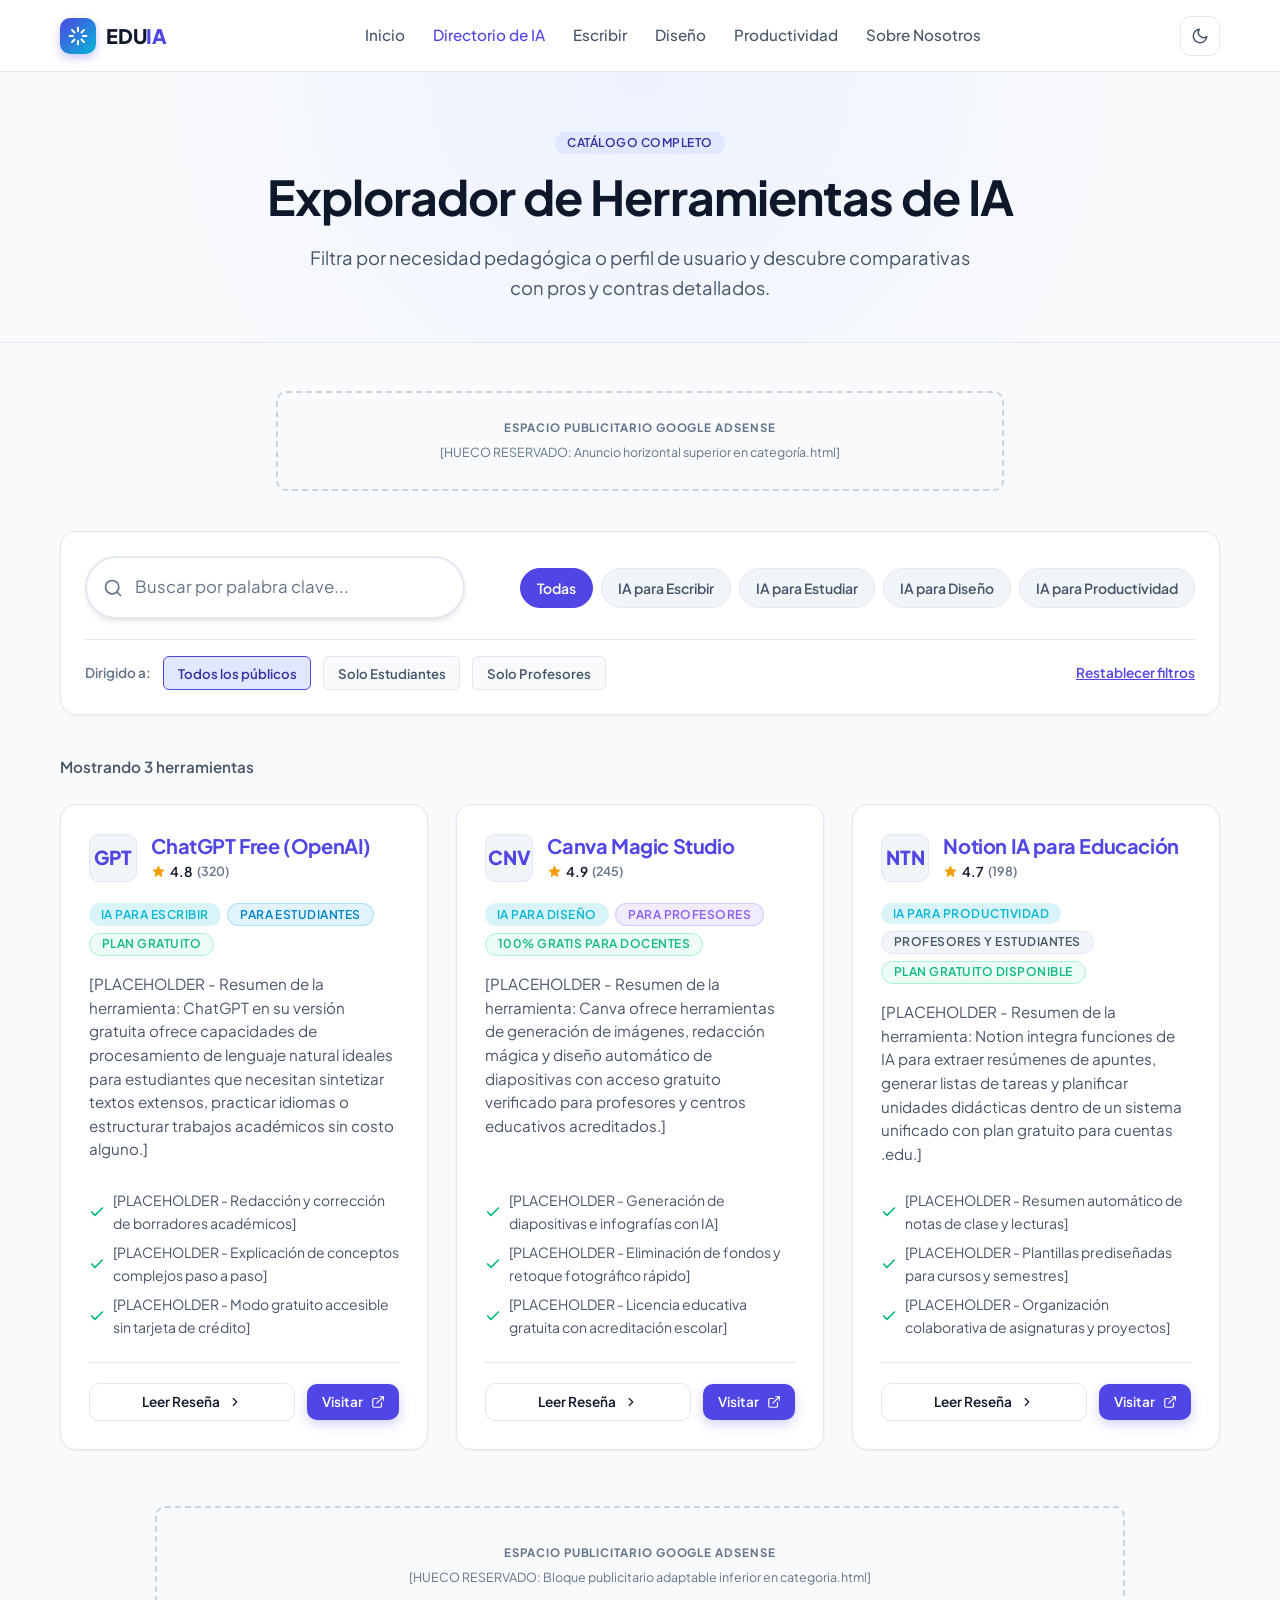
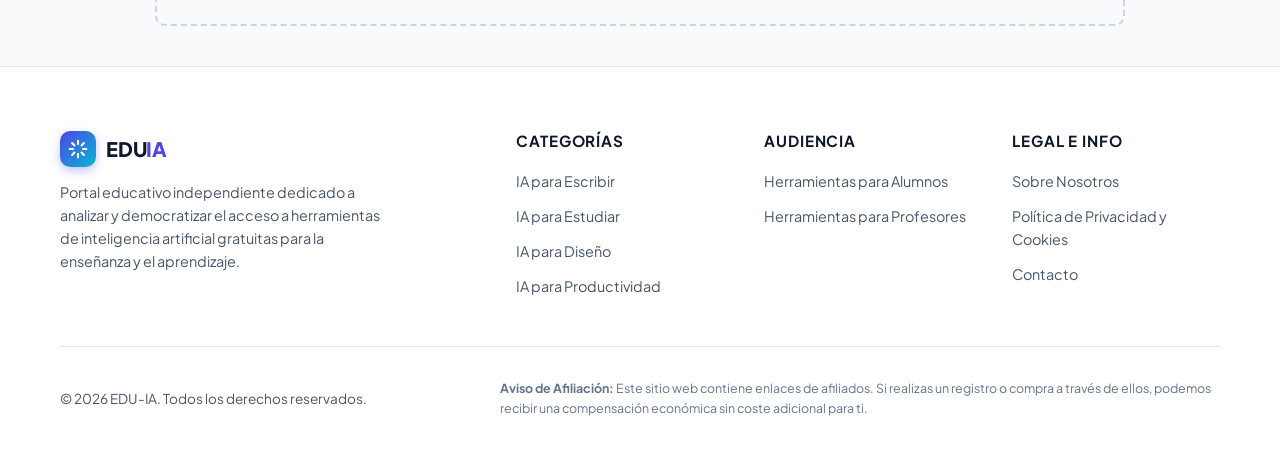
<file: categoria.html>
<!DOCTYPE html>
<html lang="es">
<head>
  <meta charset="UTF-8">
  <meta name="viewport" content="width=device-width, initial-scale=1.0">
  <title>Directorio de Herramientas de IA Gratuitas por Categoría | EDU-IA</title>
  <meta name="description" content="Explora y filtra nuestro catálogo completo de herramientas de inteligencia artificial gratuitas para estudiar, escribir, diseñar y mejorar la productividad docente.">
  <meta name="robots" content="index, follow">
  <link rel="canonical" href="https://ejemplo.com/categoria.html">

  <!-- Open Graph -->
  <meta property="og:type" content="website">
  <meta property="og:title" content="Directorio de Herramientas de IA Gratuitas | EDU-IA">
  <meta property="og:description" content="Filtra por categoría y público objetivo: encuentra la herramienta de IA gratuita perfecta para tu curso o asignatura.">
  <meta property="og:url" content="https://ejemplo.com/categoria.html">

  <!-- Google Fonts -->
  <link rel="preconnect" href="https://fonts.googleapis.com">
  <link rel="preconnect" href="https://fonts.gstatic.com" crossorigin>
  <link href="https://fonts.googleapis.com/css2?family=Plus+Jakarta+Sans:wght@400;500;600;700;800&display=swap" rel="stylesheet">

  <link rel="stylesheet" href="css/styles.css">
</head>
<body>

  <!-- ======================================================================
       Cabecera / Navegación
       ====================================================================== -->
  <header class="header">
    <div class="container header-container">
      <a href="index.html" class="logo" aria-label="EDU-IA - Inicio">
        <div class="logo-icon">
          <svg width="20" height="20" viewBox="0 0 24 24" fill="none" stroke="currentColor" stroke-width="2.5" stroke-linecap="round" stroke-linejoin="round">
            <path d="M12 2v4M12 18v4M4.93 4.93l2.83 2.83M16.24 16.24l2.83 2.83M2 12h4M18 12h4M4.93 19.07l2.83-2.83M16.24 7.76l2.83-2.83"></path>
          </svg>
        </div>
        <span class="logo-text">EDU<span>IA</span></span>
      </a>

      <nav class="nav-desktop" aria-label="Navegación principal">
        <a href="index.html" class="nav-link">Inicio</a>
        <a href="categoria.html" class="nav-link active">Directorio de IA</a>
        <a href="categoria.html?cat=escribir" class="nav-link">Escribir</a>
        <a href="categoria.html?cat=diseno" class="nav-link">Diseño</a>
        <a href="categoria.html?cat=productividad" class="nav-link">Productividad</a>
        <a href="sobre.html" class="nav-link">Sobre Nosotros</a>
      </nav>

      <div class="header-actions">
        <button class="theme-toggle" type="button" aria-label="Cambiar modo de color" aria-pressed="false">
          <svg class="icon-sun" width="19" height="19" viewBox="0 0 24 24" fill="none" stroke="currentColor" stroke-width="2" stroke-linecap="round" stroke-linejoin="round">
            <circle cx="12" cy="12" r="5"></circle>
            <line x1="12" y1="1" x2="12" y2="3"></line>
            <line x1="12" y1="21" x2="12" y2="23"></line>
            <line x1="4.22" y1="4.22" x2="5.64" y2="5.64"></line>
            <line x1="18.36" y1="18.36" x2="19.78" y2="19.78"></line>
            <line x1="1" y1="12" x2="3" y2="12"></line>
            <line x1="21" y1="12" x2="23" y2="12"></line>
            <line x1="4.22" y1="19.78" x2="5.64" y2="18.36"></line>
            <line x1="18.36" y1="5.64" x2="19.78" y2="4.22"></line>
          </svg>
          <svg class="icon-moon" width="18" height="18" viewBox="0 0 24 24" fill="none" stroke="currentColor" stroke-width="2" stroke-linecap="round" stroke-linejoin="round">
            <path d="M21 12.79A9 9 0 1 1 11.21 3 7 7 0 0 0 21 12.79z"></path>
          </svg>
        </button>

        <button class="menu-toggle" type="button" aria-label="Abrir menú de navegación" aria-expanded="false">
          <svg width="22" height="22" viewBox="0 0 24 24" fill="none" stroke="currentColor" stroke-width="2" stroke-linecap="round" stroke-linejoin="round">
            <line x1="3" y1="12" x2="21" y2="12"></line>
            <line x1="3" y1="6" x2="21" y2="6"></line>
            <line x1="3" y1="18" x2="21" y2="18"></line>
          </svg>
        </button>
      </div>
    </div>
  </header>

  <!-- Menú móvil -->
  <div class="mobile-nav" aria-label="Menú móvil">
    <a href="index.html" class="nav-link">Inicio</a>
    <a href="categoria.html" class="nav-link active">Todas las herramientas</a>
    <a href="categoria.html?cat=escribir" class="nav-link">IA para Escribir</a>
    <a href="categoria.html?cat=estudiar" class="nav-link">IA para Estudiar</a>
    <a href="categoria.html?cat=diseno" class="nav-link">IA para Diseño</a>
    <a href="categoria.html?cat=productividad" class="nav-link">IA para Productividad</a>
    <a href="sobre.html" class="nav-link">Sobre Nosotros</a>
    <a href="contacto.html" class="nav-link">Contacto</a>
  </div>

  <main class="main-content">
    <!-- Encabezado de página -->
    <section class="page-header">
      <div class="container">
        <span class="badge badge-primary" style="margin-bottom: 0.85rem;">Catálogo Completo</span>
        <h1>Explorador de Herramientas de IA</h1>
        <p class="lead" style="max-width: 680px; margin: 0 auto;">
          Filtra por necesidad pedagógica o perfil de usuario y descubre comparativas con pros y contras detallados.
        </p>
      </div>
    </section>

    <!-- Espacio Publicitario Superior -->
    <div class="container">
      <div id="adsense-category-top" class="adsense-placeholder adsense-leaderboard" role="region" aria-label="Espacio publicitario superior del catálogo">
        <span class="ad-label">Espacio Publicitario Google AdSense</span>
        <p class="ad-note">[HUECO RESERVADO: Anuncio horizontal superior en categoría.html]</p>
      </div>
    </div>

    <!-- Barra de Filtros y Búsqueda -->
    <div class="container">
      <div class="filter-toolbar">
        <!-- Fila superior: Búsqueda y Categorías -->
        <div class="filter-row-top">
          <div class="search-input-wrapper" style="flex: 1; max-width: 380px;">
            <svg class="search-icon-inside" viewBox="0 0 24 24" fill="none" stroke="currentColor" stroke-width="2" stroke-linecap="round" stroke-linejoin="round">
              <circle cx="11" cy="11" r="8"></circle>
              <line x1="21" y1="21" x2="16.65" y2="16.65"></line>
            </svg>
            <input type="text" id="search-input" class="search-input" placeholder="Buscar por palabra clave..." aria-label="Filtrar por texto">
          </div>

          <div class="filter-chips-wrap" role="group" aria-label="Filtro por categoría">
            <button class="filter-chip active" data-category-filter="todos">Todas</button>
            <button class="filter-chip" data-category-filter="escribir">IA para Escribir</button>
            <button class="filter-chip" data-category-filter="estudiar">IA para Estudiar</button>
            <button class="filter-chip" data-category-filter="diseno">IA para Diseño</button>
            <button class="filter-chip" data-category-filter="productividad">IA para Productividad</button>
          </div>
        </div>

        <!-- Fila inferior: Audiencia objetivo -->
        <div class="filter-row-bottom">
          <div class="audience-selector" role="group" aria-label="Filtro por público objetivo">
            <span class="audience-label">Dirigido a:</span>
            <button class="audience-btn active" data-audience-filter="todos">Todos los públicos</button>
            <button class="audience-btn" data-audience-filter="estudiantes">Solo Estudiantes</button>
            <button class="audience-btn" data-audience-filter="profesores">Solo Profesores</button>
          </div>
          <button id="reset-filters-btn" class="reset-filters-btn" type="button">Restablecer filtros</button>
        </div>
      </div>

      <!-- Barra de Metadatos de resultados -->
      <div class="filter-meta-bar">
        <span id="results-count" class="results-count">Cargando herramientas...</span>
      </div>

      <!-- Cuadrícula interactiva de herramientas (Poblada por JS y con fallback SEO) -->
      <div id="tools-container" class="tools-grid" style="margin-bottom: 3.5rem;">
        <!-- Tarjeta Fallback 1: ChatGPT -->
        <article class="tool-card" data-category="escribir" data-audience="estudiantes">
          <div class="tool-card-header">
            <div class="tool-brand">
              <div class="tool-avatar">GPT</div>
              <div class="tool-brand-info">
                <h3><a href="articulos/chatgpt-gratis-estudiantes.html">ChatGPT Free (OpenAI)</a></h3>
                <div class="tool-rating">
                  <svg width="15" height="15" viewBox="0 0 24 24" fill="currentColor"><polygon points="12 2 15.09 8.26 22 9.27 17 14.14 18.18 21.02 12 17.77 5.82 21.02 7 14.14 2 9.27 8.91 8.26 12 2"></polygon></svg>
                  <span>4.8</span>
                </div>
              </div>
            </div>
          </div>
          <div class="tool-card-badges">
            <span class="badge badge-accent">IA para Escribir</span>
            <span class="badge badge-audience estudiante">Para Estudiantes</span>
            <span class="badge badge-success">Plan Gratuito</span>
          </div>
          <p class="tool-card-desc">[PLACEHOLDER - El modelo gratuito más versátil para resolver dudas paso a paso, redactar esquemas iniciales y traducir o resumir lecturas académicas densas.]</p>
          <div class="tool-card-footer">
            <a href="articulos/chatgpt-gratis-estudiantes.html" class="btn btn-secondary btn-sm" style="flex: 1;">Leer Reseña</a>
            <a href="https://chat.openai.com" target="_blank" rel="noopener noreferrer nofollow" class="btn btn-primary btn-sm">Visitar</a>
          </div>
        </article>

        <!-- Tarjeta Fallback 2: Canva -->
        <article class="tool-card" data-category="diseno" data-audience="profesores">
          <div class="tool-card-header">
            <div class="tool-brand">
              <div class="tool-avatar">CNV</div>
              <div class="tool-brand-info">
                <h3><a href="articulos/canva-ia-profesores.html">Canva Magic Studio</a></h3>
                <div class="tool-rating">
                  <svg width="15" height="15" viewBox="0 0 24 24" fill="currentColor"><polygon points="12 2 15.09 8.26 22 9.27 17 14.14 18.18 21.02 12 17.77 5.82 21.02 7 14.14 2 9.27 8.91 8.26 12 2"></polygon></svg>
                  <span>4.9</span>
                </div>
              </div>
            </div>
          </div>
          <div class="tool-card-badges">
            <span class="badge badge-accent">IA para Diseño</span>
            <span class="badge badge-audience docente">Para Profesores</span>
            <span class="badge badge-success">100% Gratis para Docentes</span>
          </div>
          <p class="tool-card-desc">[PLACEHOLDER - Herramienta visual imprescindible para docentes que desean crear presentaciones interactivas, fichas de trabajo e infografías.]</p>
          <div class="tool-card-footer">
            <a href="articulos/canva-ia-profesores.html" class="btn btn-secondary btn-sm" style="flex: 1;">Leer Reseña</a>
            <a href="https://www.canva.com/education/" target="_blank" rel="noopener noreferrer nofollow" class="btn btn-primary btn-sm">Visitar</a>
          </div>
        </article>

        <!-- Tarjeta Fallback 3: Notion -->
        <article class="tool-card" data-category="productividad" data-audience="ambos">
          <div class="tool-card-header">
            <div class="tool-brand">
              <div class="tool-avatar">NTN</div>
              <div class="tool-brand-info">
                <h3><a href="articulos/notion-ia-productividad.html">Notion IA Educación</a></h3>
                <div class="tool-rating">
                  <svg width="15" height="15" viewBox="0 0 24 24" fill="currentColor"><polygon points="12 2 15.09 8.26 22 9.27 17 14.14 18.18 21.02 12 17.77 5.82 21.02 7 14.14 2 9.27 8.91 8.26 12 2"></polygon></svg>
                  <span>4.7</span>
                </div>
              </div>
            </div>
          </div>
          <div class="tool-card-badges">
            <span class="badge badge-accent">IA para Productividad</span>
            <span class="badge badge-audience">Ambos Públicos</span>
            <span class="badge badge-success">Plan Gratuito</span>
          </div>
          <p class="tool-card-desc">[PLACEHOLDER - El espacio de trabajo todo-en-uno que organiza apuntes por asignatura, resume reuniones y extrae listas de tareas automáticas.]</p>
          <div class="tool-card-footer">
            <a href="articulos/notion-ia-productividad.html" class="btn btn-secondary btn-sm" style="flex: 1;">Leer Reseña</a>
            <a href="https://www.notion.so/product/ai" target="_blank" rel="noopener noreferrer nofollow" class="btn btn-primary btn-sm">Visitar</a>
          </div>
        </article>
      </div>
    </div>

    <!-- Espacio Publicitario Inferior -->
    <div class="container">
      <div id="adsense-category-bottom" class="adsense-placeholder adsense-banner" role="region" aria-label="Espacio publicitario inferior del catálogo">
        <span class="ad-label">Espacio Publicitario Google AdSense</span>
        <p class="ad-note">[HUECO RESERVADO: Bloque publicitario adaptable inferior en categoria.html]</p>
      </div>
    </div>
  </main>

  <!-- Pie de Página -->
  <footer class="footer">
    <div class="container">
      <div class="footer-grid">
        <div class="footer-brand">
          <a href="index.html" class="logo">
            <div class="logo-icon">
              <svg width="20" height="20" viewBox="0 0 24 24" fill="none" stroke="currentColor" stroke-width="2.5" stroke-linecap="round" stroke-linejoin="round">
                <path d="M12 2v4M12 18v4M4.93 4.93l2.83 2.83M16.24 16.24l2.83 2.83M2 12h4M18 12h4M4.93 19.07l2.83-2.83M16.24 7.76l2.83-2.83"></path>
              </svg>
            </div>
            <span class="logo-text">EDU<span>IA</span></span>
          </a>
          <p>Portal educativo independiente dedicado a analizar y democratizar el acceso a herramientas de inteligencia artificial gratuitas para la enseñanza y el aprendizaje.</p>
        </div>

        <div class="footer-col">
          <h4>Categorías</h4>
          <div class="footer-links">
            <a href="categoria.html?cat=escribir">IA para Escribir</a>
            <a href="categoria.html?cat=estudiar">IA para Estudiar</a>
            <a href="categoria.html?cat=diseno">IA para Diseño</a>
            <a href="categoria.html?cat=productividad">IA para Productividad</a>
          </div>
        </div>

        <div class="footer-col">
          <h4>Audiencia</h4>
          <div class="footer-links">
            <a href="categoria.html?aud=estudiantes">Herramientas para Alumnos</a>
            <a href="categoria.html?aud=profesores">Herramientas para Profesores</a>
          </div>
        </div>

        <div class="footer-col">
          <h4>Legal e Info</h4>
          <div class="footer-links">
            <a href="sobre.html">Sobre Nosotros</a>
            <a href="privacidad.html">Política de Privacidad y Cookies</a>
            <a href="contacto.html">Contacto</a>
          </div>
        </div>
      </div>

      <div class="footer-bottom">
        <p>&copy; 2026 EDU-IA. Todos los derechos reservados.</p>
        <p class="footer-bottom-disclaimer">
          <strong>Aviso de Afiliación:</strong> Este sitio web contiene enlaces de afiliados. Si realizas un registro o compra a través de ellos, podemos recibir una compensación económica sin coste adicional para ti.
        </p>
      </div>
    </div>
  </footer>

  <script src="js/main.js"></script>
  <script src="js/tools-data.js"></script>
  <script src="js/search-filter.js"></script>
</body>
</html>
</file>
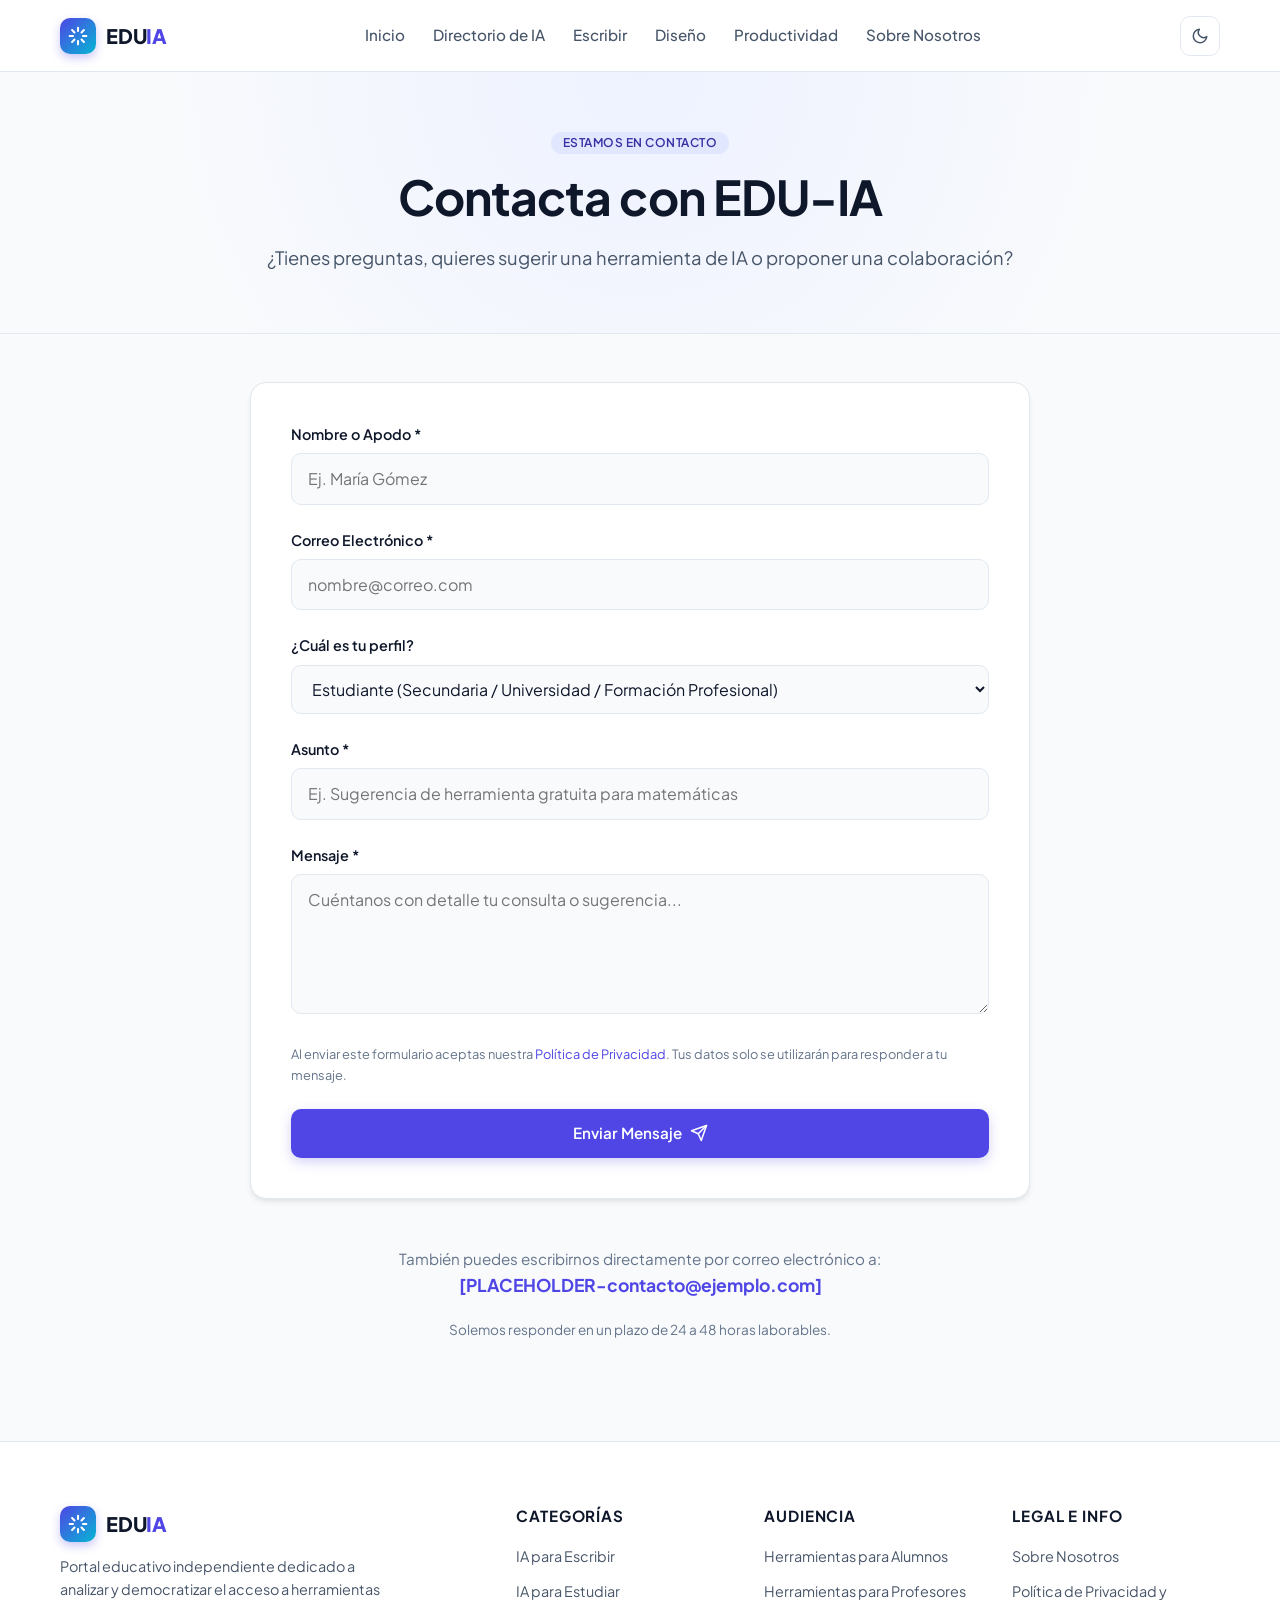
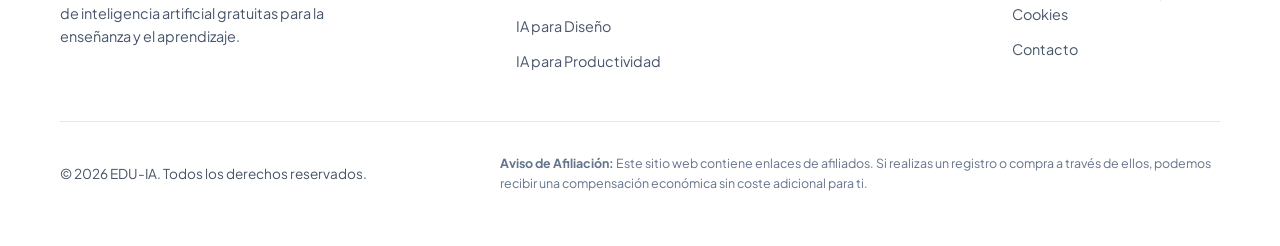
<file: contacto.html>
<!DOCTYPE html>
<html lang="es">
<head>
  <meta charset="UTF-8">
  <meta name="viewport" content="width=device-width, initial-scale=1.0">
  <title>Contacto y Sugerencias de Herramientas | EDU-IA</title>
  <meta name="description" content="Ponte en contacto con el equipo editorial de EDU-IA. Envíanos tus dudas, sugerencias de nuevas herramientas de IA gratuitas o propuestas de colaboración educativa.">
  <meta name="robots" content="index, follow">
  <link rel="canonical" href="https://ejemplo.com/contacto.html">

  <link rel="preconnect" href="https://fonts.googleapis.com">
  <link rel="preconnect" href="https://fonts.gstatic.com" crossorigin>
  <link href="https://fonts.googleapis.com/css2?family=Plus+Jakarta+Sans:wght@400;500;600;700;800&display=swap" rel="stylesheet">
  <link rel="stylesheet" href="css/styles.css">
</head>
<body>

  <!-- Cabecera -->
  <header class="header">
    <div class="container header-container">
      <a href="index.html" class="logo" aria-label="EDU-IA - Inicio">
        <div class="logo-icon">
          <svg width="20" height="20" viewBox="0 0 24 24" fill="none" stroke="currentColor" stroke-width="2.5" stroke-linecap="round" stroke-linejoin="round">
            <path d="M12 2v4M12 18v4M4.93 4.93l2.83 2.83M16.24 16.24l2.83 2.83M2 12h4M18 12h4M4.93 19.07l2.83-2.83M16.24 7.76l2.83-2.83"></path>
          </svg>
        </div>
        <span class="logo-text">EDU<span>IA</span></span>
      </a>

      <nav class="nav-desktop" aria-label="Navegación principal">
        <a href="index.html" class="nav-link">Inicio</a>
        <a href="categoria.html" class="nav-link">Directorio de IA</a>
        <a href="categoria.html?cat=escribir" class="nav-link">Escribir</a>
        <a href="categoria.html?cat=diseno" class="nav-link">Diseño</a>
        <a href="categoria.html?cat=productividad" class="nav-link">Productividad</a>
        <a href="sobre.html" class="nav-link">Sobre Nosotros</a>
      </nav>

      <div class="header-actions">
        <button class="theme-toggle" type="button" aria-label="Cambiar modo de color" aria-pressed="false">
          <svg class="icon-sun" width="19" height="19" viewBox="0 0 24 24" fill="none" stroke="currentColor" stroke-width="2" stroke-linecap="round" stroke-linejoin="round">
            <circle cx="12" cy="12" r="5"></circle>
            <line x1="12" y1="1" x2="12" y2="3"></line>
            <line x1="12" y1="21" x2="12" y2="23"></line>
            <line x1="4.22" y1="4.22" x2="5.64" y2="5.64"></line>
            <line x1="18.36" y1="18.36" x2="19.78" y2="19.78"></line>
            <line x1="1" y1="12" x2="3" y2="12"></line>
            <line x1="21" y1="12" x2="23" y2="12"></line>
            <line x1="4.22" y1="19.78" x2="5.64" y2="18.36"></line>
            <line x1="18.36" y1="5.64" x2="19.78" y2="4.22"></line>
          </svg>
          <svg class="icon-moon" width="18" height="18" viewBox="0 0 24 24" fill="none" stroke="currentColor" stroke-width="2" stroke-linecap="round" stroke-linejoin="round">
            <path d="M21 12.79A9 9 0 1 1 11.21 3 7 7 0 0 0 21 12.79z"></path>
          </svg>
        </button>

        <button class="menu-toggle" type="button" aria-label="Abrir menú de navegación" aria-expanded="false">
          <svg width="22" height="22" viewBox="0 0 24 24" fill="none" stroke="currentColor" stroke-width="2" stroke-linecap="round" stroke-linejoin="round">
            <line x1="3" y1="12" x2="21" y2="12"></line>
            <line x1="3" y1="6" x2="21" y2="6"></line>
            <line x1="3" y1="18" x2="21" y2="18"></line>
          </svg>
        </button>
      </div>
    </div>
  </header>

  <!-- Menú móvil -->
  <div class="mobile-nav" aria-label="Menú móvil">
    <a href="index.html" class="nav-link">Inicio</a>
    <a href="categoria.html" class="nav-link">Todas las herramientas</a>
    <a href="categoria.html?cat=escribir" class="nav-link">IA para Escribir</a>
    <a href="categoria.html?cat=estudiar" class="nav-link">IA para Estudiar</a>
    <a href="categoria.html?cat=diseno" class="nav-link">IA para Diseño</a>
    <a href="categoria.html?cat=productividad" class="nav-link">IA para Productividad</a>
    <a href="sobre.html" class="nav-link">Sobre Nosotros</a>
    <a href="contacto.html" class="nav-link active">Contacto</a>
  </div>

  <main class="main-content">
    <section class="page-header">
      <div class="container container-narrow">
        <span class="badge badge-primary" style="margin-bottom: 0.85rem;">Estamos en Contacto</span>
        <h1>Contacta con EDU-IA</h1>
        <p class="lead">¿Tienes preguntas, quieres sugerir una herramienta de IA o proponer una colaboración?</p>
      </div>
    </section>

    <div class="container container-narrow" style="padding-bottom: 5rem;">
      <div class="contact-card">
        <form id="contact-form" novalidate>
          <div class="form-group">
            <label for="contact-name" class="form-label">Nombre o Apodo *</label>
            <input type="text" id="contact-name" class="form-control" placeholder="Ej. María Gómez" required>
          </div>

          <div class="form-group">
            <label for="contact-email" class="form-label">Correo Electrónico *</label>
            <input type="email" id="contact-email" class="form-control" placeholder="nombre@correo.com" required>
          </div>

          <div class="form-group">
            <label for="contact-role" class="form-label">¿Cuál es tu perfil?</label>
            <select id="contact-role" class="form-control">
              <option value="estudiante">Estudiante (Secundaria / Universidad / Formación Profesional)</option>
              <option value="profesor">Docente / Investigador / Formador</option>
              <option value="creador">Creador de una herramienta de IA educativa</option>
              <option value="otro">Otro</option>
            </select>
          </div>

          <div class="form-group">
            <label for="contact-subject" class="form-label">Asunto *</label>
            <input type="text" id="contact-subject" class="form-control" placeholder="Ej. Sugerencia de herramienta gratuita para matemáticas" required>
          </div>

          <div class="form-group">
            <label for="contact-message" class="form-label">Mensaje *</label>
            <textarea id="contact-message" class="form-control" placeholder="Cuéntanos con detalle tu consulta o sugerencia..." required></textarea>
          </div>

          <div style="font-size: 0.8rem; color: var(--text-muted); margin-bottom: 1.5rem;">
            Al enviar este formulario aceptas nuestra <a href="privacidad.html">Política de Privacidad</a>. Tus datos solo se utilizarán para responder a tu mensaje.
          </div>

          <button type="submit" class="btn btn-primary btn-block">
            Enviar Mensaje
            <svg width="18" height="18" viewBox="0 0 24 24" fill="none" stroke="currentColor" stroke-width="2" stroke-linecap="round" stroke-linejoin="round">
              <line x1="22" y1="2" x2="11" y2="13"></line>
              <polygon points="22 2 15 22 11 13 2 9 22 2"></polygon>
            </svg>
          </button>

          <div id="form-feedback" class="form-feedback" role="alert"></div>
        </form>
      </div>

      <div style="margin-top: 3rem; text-align: center;">
        <p style="color: var(--text-muted); font-size: 0.95rem;">
          También puedes escribirnos directamente por correo electrónico a:<br>
          <a href="mailto:[PLACEHOLDER-contacto@ejemplo.com]" style="font-weight: 700; font-size: 1.1rem;">[PLACEHOLDER-contacto@ejemplo.com]</a>
        </p>
        <p style="font-size: 0.85rem; color: var(--text-muted);">
          Solemos responder en un plazo de 24 a 48 horas laborables.
        </p>
      </div>
    </div>
  </main>

  <!-- Pie de página -->
  <footer class="footer">
    <div class="container">
      <div class="footer-grid">
        <div class="footer-brand">
          <a href="index.html" class="logo">
            <div class="logo-icon">
              <svg width="20" height="20" viewBox="0 0 24 24" fill="none" stroke="currentColor" stroke-width="2.5" stroke-linecap="round" stroke-linejoin="round">
                <path d="M12 2v4M12 18v4M4.93 4.93l2.83 2.83M16.24 16.24l2.83 2.83M2 12h4M18 12h4M4.93 19.07l2.83-2.83M16.24 7.76l2.83-2.83"></path>
              </svg>
            </div>
            <span class="logo-text">EDU<span>IA</span></span>
          </a>
          <p>Portal educativo independiente dedicado a analizar y democratizar el acceso a herramientas de inteligencia artificial gratuitas para la enseñanza y el aprendizaje.</p>
        </div>

        <div class="footer-col">
          <h4>Categorías</h4>
          <div class="footer-links">
            <a href="categoria.html?cat=escribir">IA para Escribir</a>
            <a href="categoria.html?cat=estudiar">IA para Estudiar</a>
            <a href="categoria.html?cat=diseno">IA para Diseño</a>
            <a href="categoria.html?cat=productividad">IA para Productividad</a>
          </div>
        </div>

        <div class="footer-col">
          <h4>Audiencia</h4>
          <div class="footer-links">
            <a href="categoria.html?aud=estudiantes">Herramientas para Alumnos</a>
            <a href="categoria.html?aud=profesores">Herramientas para Profesores</a>
          </div>
        </div>

        <div class="footer-col">
          <h4>Legal e Info</h4>
          <div class="footer-links">
            <a href="sobre.html">Sobre Nosotros</a>
            <a href="privacidad.html">Política de Privacidad y Cookies</a>
            <a href="contacto.html">Contacto</a>
          </div>
        </div>
      </div>

      <div class="footer-bottom">
        <p>&copy; 2026 EDU-IA. Todos los derechos reservados.</p>
        <p class="footer-bottom-disclaimer">
          <strong>Aviso de Afiliación:</strong> Este sitio web contiene enlaces de afiliados. Si realizas un registro o compra a través de ellos, podemos recibir una compensación económica sin coste adicional para ti.
        </p>
      </div>
    </div>
  </footer>

  <script src="js/main.js"></script>
</body>
</html>
</file>
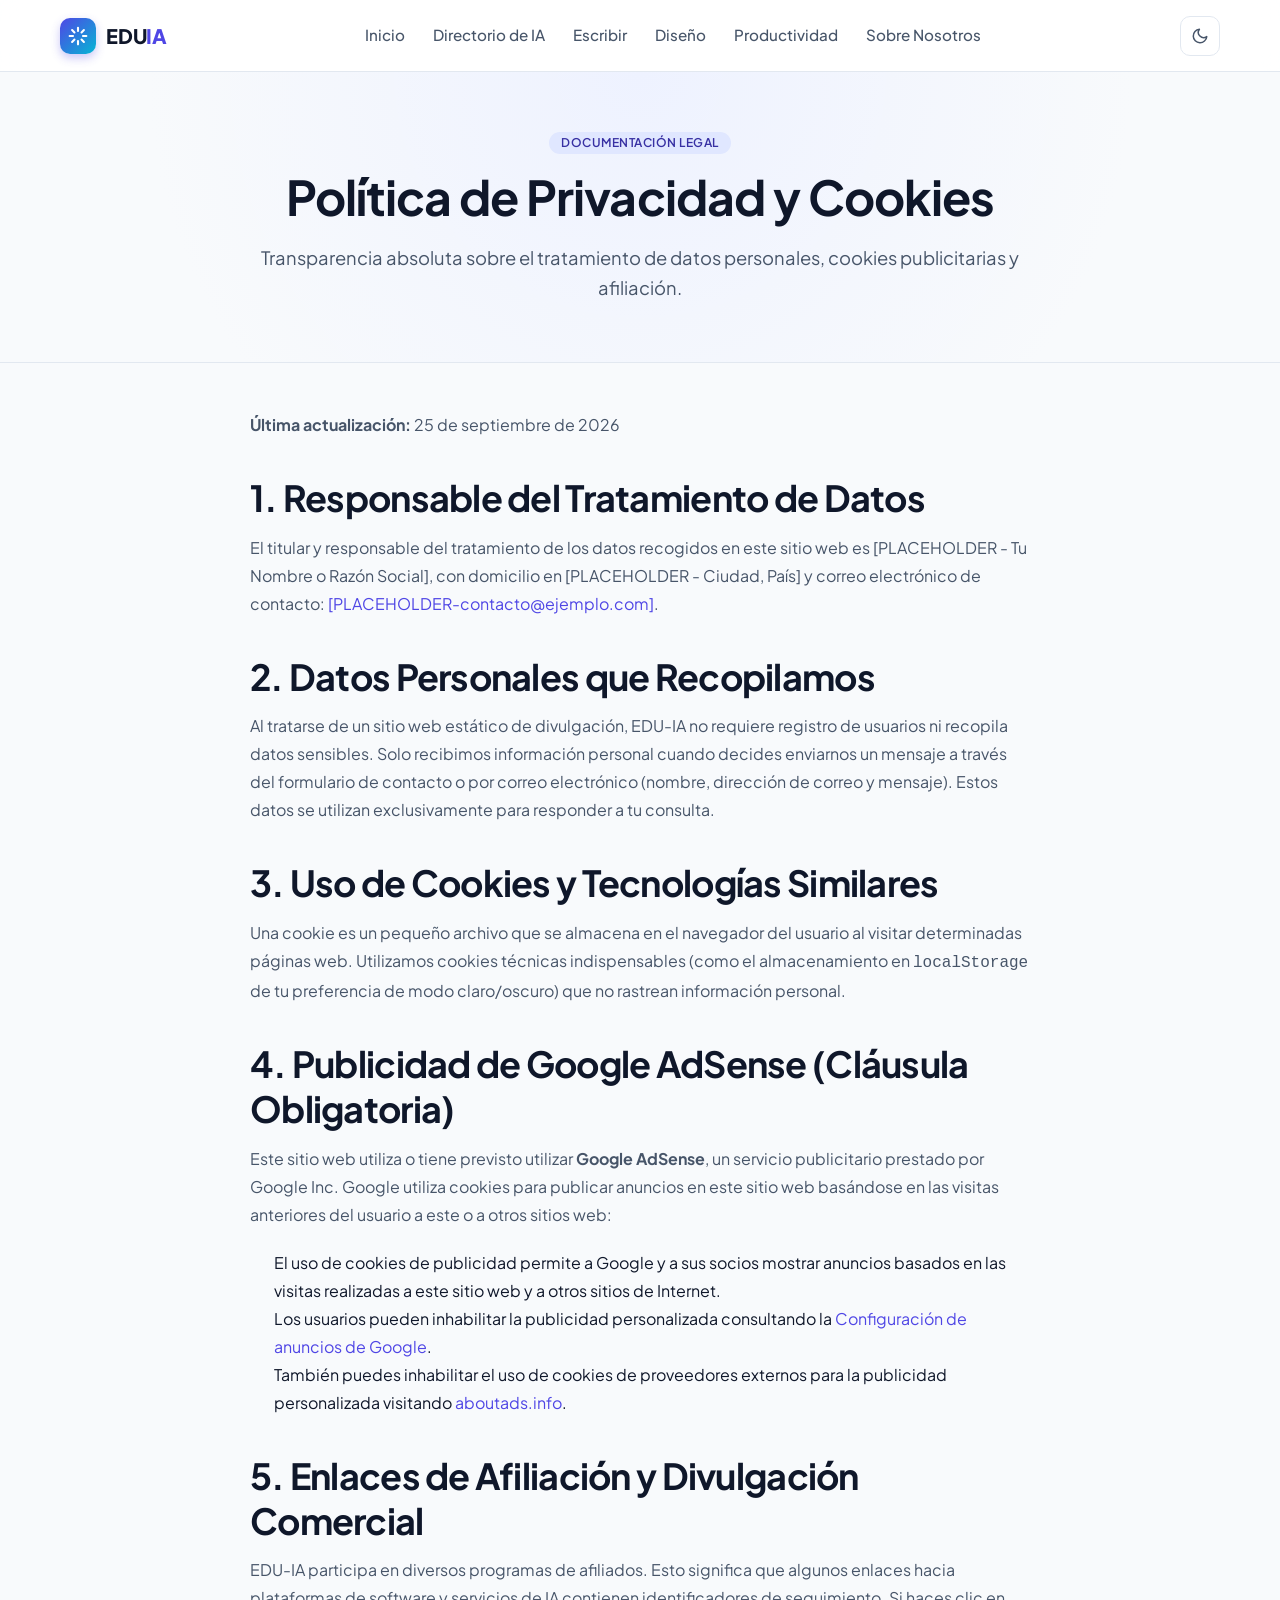
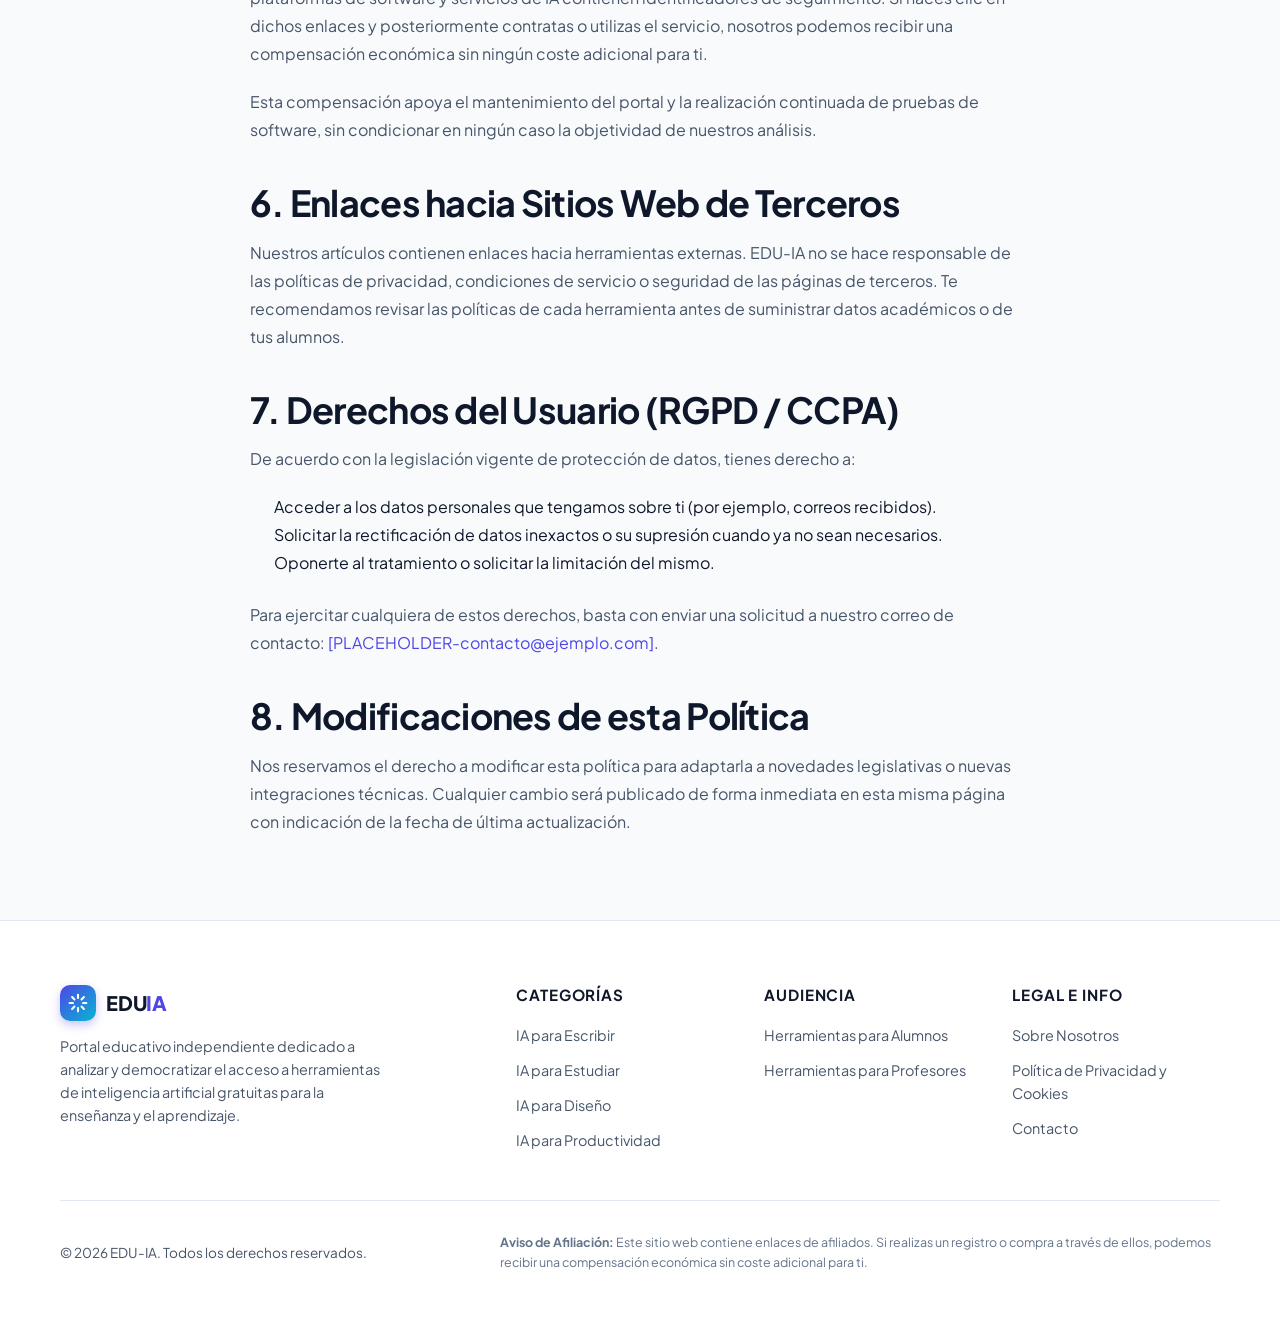
<file: privacidad.html>
<!DOCTYPE html>
<html lang="es">
<head>
  <meta charset="UTF-8">
  <meta name="viewport" content="width=device-width, initial-scale=1.0">
  <title>Política de Privacidad y Cookies | EDU-IA</title>
  <meta name="description" content="Política de privacidad, cookies y aviso legal de EDU-IA. Cumplimiento con Google AdSense, RGPD y programas de afiliación.">
  <meta name="robots" content="index, follow">
  <link rel="canonical" href="https://ejemplo.com/privacidad.html">

  <link rel="preconnect" href="https://fonts.googleapis.com">
  <link rel="preconnect" href="https://fonts.gstatic.com" crossorigin>
  <link href="https://fonts.googleapis.com/css2?family=Plus+Jakarta+Sans:wght@400;500;600;700;800&display=swap" rel="stylesheet">
  <link rel="stylesheet" href="css/styles.css">
</head>
<body>

  <!-- Cabecera -->
  <header class="header">
    <div class="container header-container">
      <a href="index.html" class="logo" aria-label="EDU-IA - Inicio">
        <div class="logo-icon">
          <svg width="20" height="20" viewBox="0 0 24 24" fill="none" stroke="currentColor" stroke-width="2.5" stroke-linecap="round" stroke-linejoin="round">
            <path d="M12 2v4M12 18v4M4.93 4.93l2.83 2.83M16.24 16.24l2.83 2.83M2 12h4M18 12h4M4.93 19.07l2.83-2.83M16.24 7.76l2.83-2.83"></path>
          </svg>
        </div>
        <span class="logo-text">EDU<span>IA</span></span>
      </a>

      <nav class="nav-desktop" aria-label="Navegación principal">
        <a href="index.html" class="nav-link">Inicio</a>
        <a href="categoria.html" class="nav-link">Directorio de IA</a>
        <a href="categoria.html?cat=escribir" class="nav-link">Escribir</a>
        <a href="categoria.html?cat=diseno" class="nav-link">Diseño</a>
        <a href="categoria.html?cat=productividad" class="nav-link">Productividad</a>
        <a href="sobre.html" class="nav-link">Sobre Nosotros</a>
      </nav>

      <div class="header-actions">
        <button class="theme-toggle" type="button" aria-label="Cambiar modo de color" aria-pressed="false">
          <svg class="icon-sun" width="19" height="19" viewBox="0 0 24 24" fill="none" stroke="currentColor" stroke-width="2" stroke-linecap="round" stroke-linejoin="round">
            <circle cx="12" cy="12" r="5"></circle>
            <line x1="12" y1="1" x2="12" y2="3"></line>
            <line x1="12" y1="21" x2="12" y2="23"></line>
            <line x1="4.22" y1="4.22" x2="5.64" y2="5.64"></line>
            <line x1="18.36" y1="18.36" x2="19.78" y2="19.78"></line>
            <line x1="1" y1="12" x2="3" y2="12"></line>
            <line x1="21" y1="12" x2="23" y2="12"></line>
            <line x1="4.22" y1="19.78" x2="5.64" y2="18.36"></line>
            <line x1="18.36" y1="5.64" x2="19.78" y2="4.22"></line>
          </svg>
          <svg class="icon-moon" width="18" height="18" viewBox="0 0 24 24" fill="none" stroke="currentColor" stroke-width="2" stroke-linecap="round" stroke-linejoin="round">
            <path d="M21 12.79A9 9 0 1 1 11.21 3 7 7 0 0 0 21 12.79z"></path>
          </svg>
        </button>

        <button class="menu-toggle" type="button" aria-label="Abrir menú de navegación" aria-expanded="false">
          <svg width="22" height="22" viewBox="0 0 24 24" fill="none" stroke="currentColor" stroke-width="2" stroke-linecap="round" stroke-linejoin="round">
            <line x1="3" y1="12" x2="21" y2="12"></line>
            <line x1="3" y1="6" x2="21" y2="6"></line>
            <line x1="3" y1="18" x2="21" y2="18"></line>
          </svg>
        </button>
      </div>
    </div>
  </header>

  <!-- Menú móvil -->
  <div class="mobile-nav" aria-label="Menú móvil">
    <a href="index.html" class="nav-link">Inicio</a>
    <a href="categoria.html" class="nav-link">Todas las herramientas</a>
    <a href="categoria.html?cat=escribir" class="nav-link">IA para Escribir</a>
    <a href="categoria.html?cat=estudiar" class="nav-link">IA para Estudiar</a>
    <a href="categoria.html?cat=diseno" class="nav-link">IA para Diseño</a>
    <a href="categoria.html?cat=productividad" class="nav-link">IA para Productividad</a>
    <a href="sobre.html" class="nav-link">Sobre Nosotros</a>
    <a href="contacto.html" class="nav-link">Contacto</a>
  </div>

  <main class="main-content">
    <section class="page-header">
      <div class="container container-narrow">
        <span class="badge badge-primary" style="margin-bottom: 0.85rem;">Documentación Legal</span>
        <h1>Política de Privacidad y Cookies</h1>
        <p class="lead">Transparencia absoluta sobre el tratamiento de datos personales, cookies publicitarias y afiliación.</p>
      </div>
    </section>

    <div class="container container-narrow page-content" style="padding-bottom: 4rem;">
      <p><strong>Última actualización:</strong> 25 de septiembre de 2026</p>

      <h2>1. Responsable del Tratamiento de Datos</h2>
      <p>
        El titular y responsable del tratamiento de los datos recogidos en este sitio web es [PLACEHOLDER - Tu Nombre o Razón Social], con domicilio en [PLACEHOLDER - Ciudad, País] y correo electrónico de contacto: <a href="mailto:[PLACEHOLDER-contacto@ejemplo.com]">[PLACEHOLDER-contacto@ejemplo.com]</a>.
      </p>

      <h2>2. Datos Personales que Recopilamos</h2>
      <p>
        Al tratarse de un sitio web estático de divulgación, EDU-IA no requiere registro de usuarios ni recopila datos sensibles. Solo recibimos información personal cuando decides enviarnos un mensaje a través del formulario de contacto o por correo electrónico (nombre, dirección de correo y mensaje). Estos datos se utilizan exclusivamente para responder a tu consulta.
      </p>

      <h2>3. Uso de Cookies y Tecnologías Similares</h2>
      <p>
        Una cookie es un pequeño archivo que se almacena en el navegador del usuario al visitar determinadas páginas web. Utilizamos cookies técnicas indispensables (como el almacenamiento en <code>localStorage</code> de tu preferencia de modo claro/oscuro) que no rastrean información personal.
      </p>

      <h2>4. Publicidad de Google AdSense (Cláusula Obligatoria)</h2>
      <p>
        Este sitio web utiliza o tiene previsto utilizar <strong>Google AdSense</strong>, un servicio publicitario prestado por Google Inc. Google utiliza cookies para publicar anuncios en este sitio web basándose en las visitas anteriores del usuario a este o a otros sitios web:
      </p>
      <ul style="padding-left: 1.5rem; margin-bottom: 1.5rem;">
        <li>El uso de cookies de publicidad permite a Google y a sus socios mostrar anuncios basados en las visitas realizadas a este sitio web y a otros sitios de Internet.</li>
        <li>Los usuarios pueden inhabilitar la publicidad personalizada consultando la <a href="https://adssettings.google.com" target="_blank" rel="noopener noreferrer nofollow">Configuración de anuncios de Google</a>.</li>
        <li>También puedes inhabilitar el uso de cookies de proveedores externos para la publicidad personalizada visitando <a href="https://www.aboutads.info/choices/" target="_blank" rel="noopener noreferrer nofollow">aboutads.info</a>.</li>
      </ul>

      <h2>5. Enlaces de Afiliación y Divulgación Comercial</h2>
      <p>
        EDU-IA participa en diversos programas de afiliados. Esto significa que algunos enlaces hacia plataformas de software y servicios de IA contienen identificadores de seguimiento. Si haces clic en dichos enlaces y posteriormente contratas o utilizas el servicio, nosotros podemos recibir una compensación económica sin ningún coste adicional para ti.
      </p>
      <p>
        Esta compensación apoya el mantenimiento del portal y la realización continuada de pruebas de software, sin condicionar en ningún caso la objetividad de nuestros análisis.
      </p>

      <h2>6. Enlaces hacia Sitios Web de Terceros</h2>
      <p>
        Nuestros artículos contienen enlaces hacia herramientas externas. EDU-IA no se hace responsable de las políticas de privacidad, condiciones de servicio o seguridad de las páginas de terceros. Te recomendamos revisar las políticas de cada herramienta antes de suministrar datos académicos o de tus alumnos.
      </p>

      <h2>7. Derechos del Usuario (RGPD / CCPA)</h2>
      <p>
        De acuerdo con la legislación vigente de protección de datos, tienes derecho a:
      </p>
      <ul style="padding-left: 1.5rem; margin-bottom: 1.5rem;">
        <li>Acceder a los datos personales que tengamos sobre ti (por ejemplo, correos recibidos).</li>
        <li>Solicitar la rectificación de datos inexactos o su supresión cuando ya no sean necesarios.</li>
        <li>Oponerte al tratamiento o solicitar la limitación del mismo.</li>
      </ul>
      <p>
        Para ejercitar cualquiera de estos derechos, basta con enviar una solicitud a nuestro correo de contacto: <a href="mailto:[PLACEHOLDER-contacto@ejemplo.com]">[PLACEHOLDER-contacto@ejemplo.com]</a>.
      </p>

      <h2>8. Modificaciones de esta Política</h2>
      <p>
        Nos reservamos el derecho a modificar esta política para adaptarla a novedades legislativas o nuevas integraciones técnicas. Cualquier cambio será publicado de forma inmediata en esta misma página con indicación de la fecha de última actualización.
      </p>
    </div>
  </main>

  <!-- Pie de página -->
  <footer class="footer">
    <div class="container">
      <div class="footer-grid">
        <div class="footer-brand">
          <a href="index.html" class="logo">
            <div class="logo-icon">
              <svg width="20" height="20" viewBox="0 0 24 24" fill="none" stroke="currentColor" stroke-width="2.5" stroke-linecap="round" stroke-linejoin="round">
                <path d="M12 2v4M12 18v4M4.93 4.93l2.83 2.83M16.24 16.24l2.83 2.83M2 12h4M18 12h4M4.93 19.07l2.83-2.83M16.24 7.76l2.83-2.83"></path>
              </svg>
            </div>
            <span class="logo-text">EDU<span>IA</span></span>
          </a>
          <p>Portal educativo independiente dedicado a analizar y democratizar el acceso a herramientas de inteligencia artificial gratuitas para la enseñanza y el aprendizaje.</p>
        </div>

        <div class="footer-col">
          <h4>Categorías</h4>
          <div class="footer-links">
            <a href="categoria.html?cat=escribir">IA para Escribir</a>
            <a href="categoria.html?cat=estudiar">IA para Estudiar</a>
            <a href="categoria.html?cat=diseno">IA para Diseño</a>
            <a href="categoria.html?cat=productividad">IA para Productividad</a>
          </div>
        </div>

        <div class="footer-col">
          <h4>Audiencia</h4>
          <div class="footer-links">
            <a href="categoria.html?aud=estudiantes">Herramientas para Alumnos</a>
            <a href="categoria.html?aud=profesores">Herramientas para Profesores</a>
          </div>
        </div>

        <div class="footer-col">
          <h4>Legal e Info</h4>
          <div class="footer-links">
            <a href="sobre.html">Sobre Nosotros</a>
            <a href="privacidad.html">Política de Privacidad y Cookies</a>
            <a href="contacto.html">Contacto</a>
          </div>
        </div>
      </div>

      <div class="footer-bottom">
        <p>&copy; 2026 EDU-IA. Todos los derechos reservados.</p>
        <p class="footer-bottom-disclaimer">
          <strong>Aviso de Afiliación:</strong> Este sitio web contiene enlaces de afiliados. Si realizas un registro o compra a través de ellos, podemos recibir una compensación económica sin coste adicional para ti.
        </p>
      </div>
    </div>
  </footer>

  <script src="js/main.js"></script>
</body>
</html>
</file>
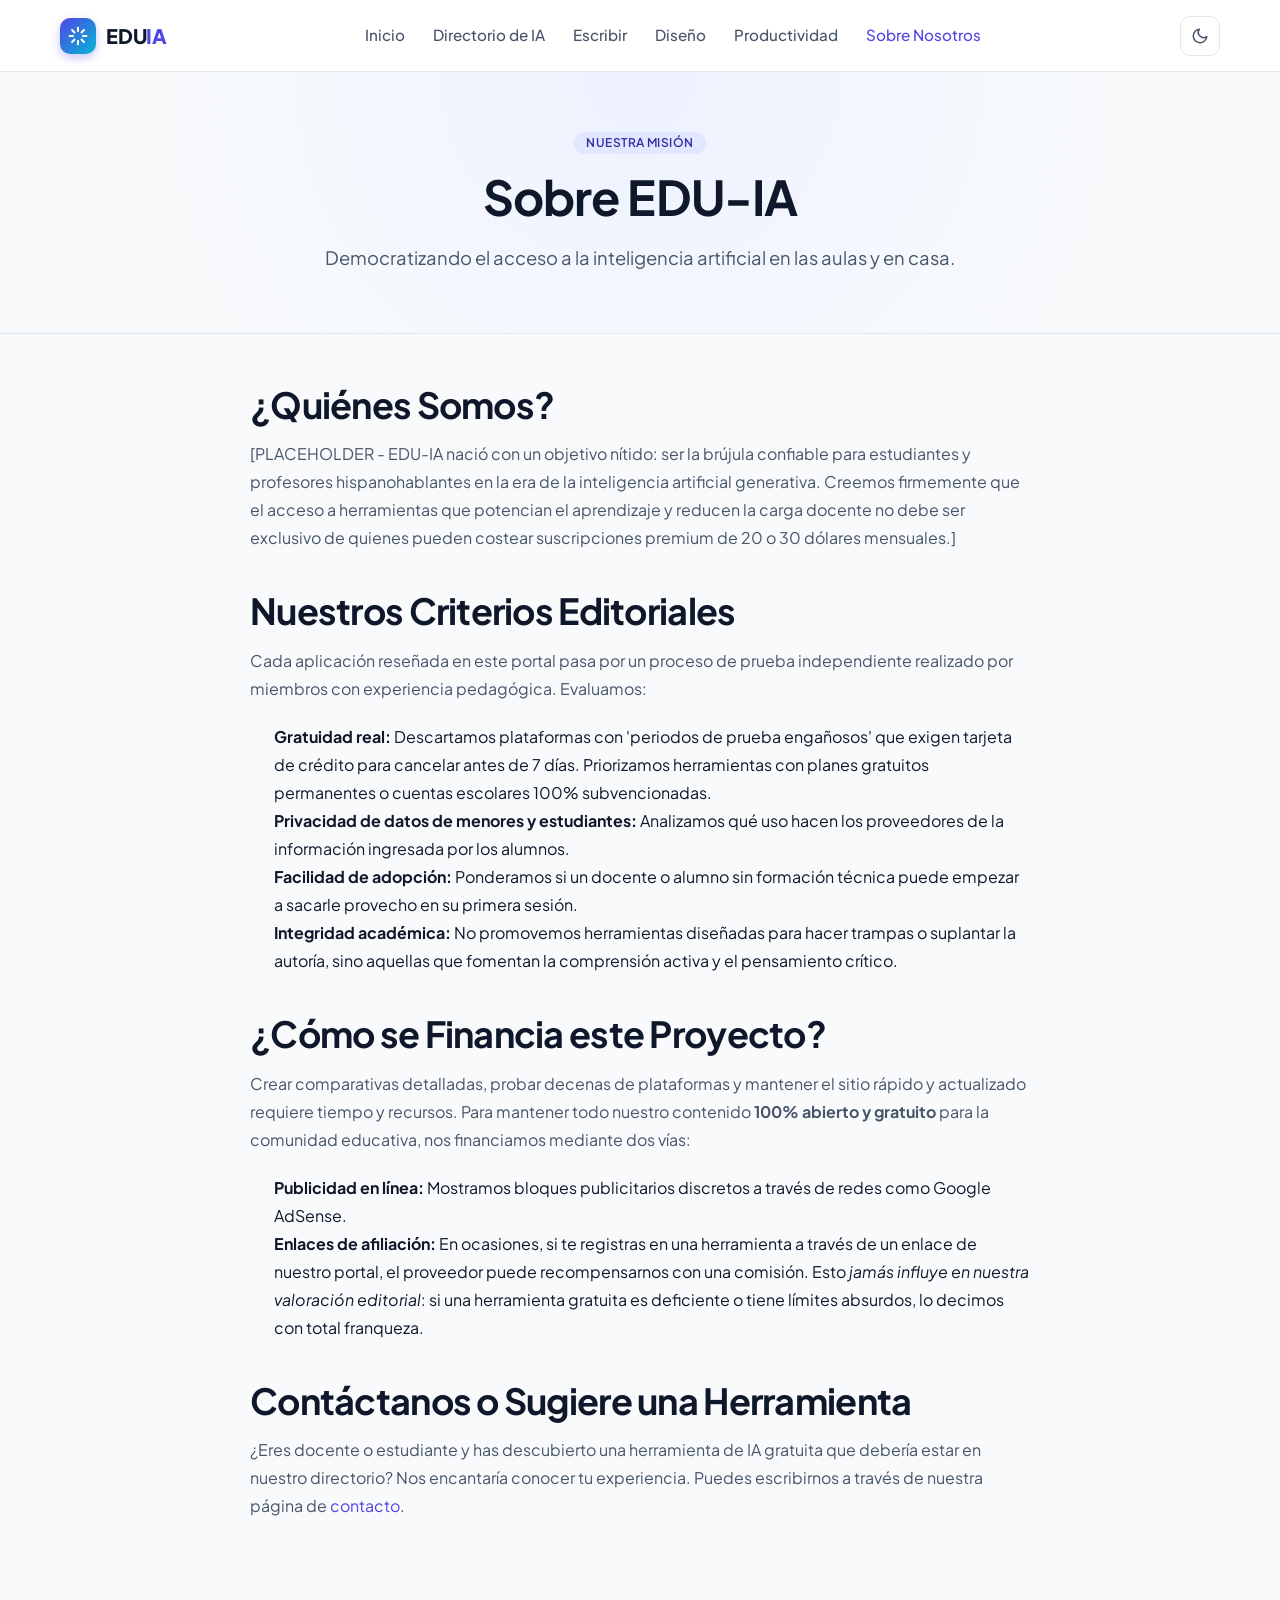
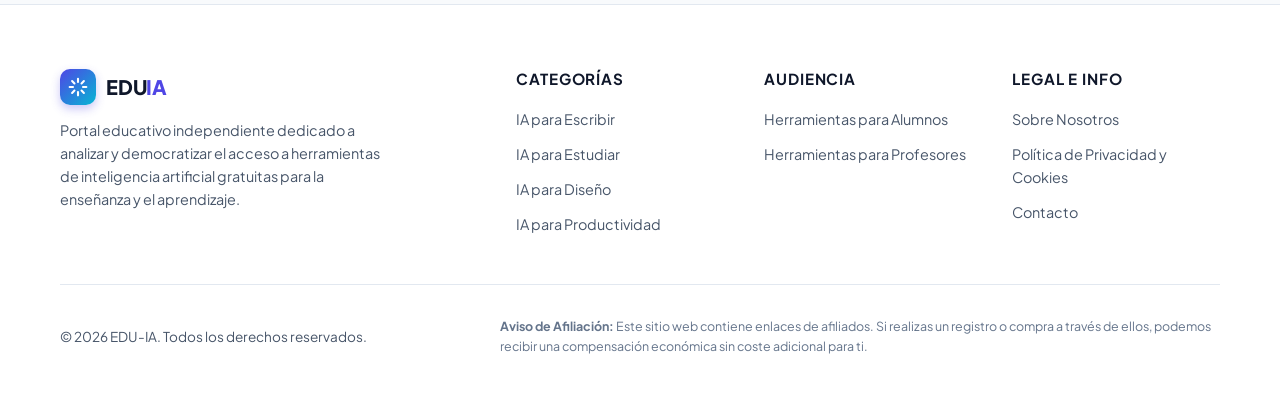
<file: sobre.html>
<!DOCTYPE html>
<html lang="es">
<head>
  <meta charset="UTF-8">
  <meta name="viewport" content="width=device-width, initial-scale=1.0">
  <title>Sobre Nosotros y Criterio Editorial | EDU-IA</title>
  <meta name="description" content="Conoce la misión de EDU-IA: democratizar el acceso a la inteligencia artificial educativa gratuita para estudiantes y docentes con criterio ético y transparente.">
  <meta name="robots" content="index, follow">
  <link rel="canonical" href="https://ejemplo.com/sobre.html">

  <link rel="preconnect" href="https://fonts.googleapis.com">
  <link rel="preconnect" href="https://fonts.gstatic.com" crossorigin>
  <link href="https://fonts.googleapis.com/css2?family=Plus+Jakarta+Sans:wght@400;500;600;700;800&display=swap" rel="stylesheet">
  <link rel="stylesheet" href="css/styles.css">
</head>
<body>

  <!-- Cabecera -->
  <header class="header">
    <div class="container header-container">
      <a href="index.html" class="logo" aria-label="EDU-IA - Inicio">
        <div class="logo-icon">
          <svg width="20" height="20" viewBox="0 0 24 24" fill="none" stroke="currentColor" stroke-width="2.5" stroke-linecap="round" stroke-linejoin="round">
            <path d="M12 2v4M12 18v4M4.93 4.93l2.83 2.83M16.24 16.24l2.83 2.83M2 12h4M18 12h4M4.93 19.07l2.83-2.83M16.24 7.76l2.83-2.83"></path>
          </svg>
        </div>
        <span class="logo-text">EDU<span>IA</span></span>
      </a>

      <nav class="nav-desktop" aria-label="Navegación principal">
        <a href="index.html" class="nav-link">Inicio</a>
        <a href="categoria.html" class="nav-link">Directorio de IA</a>
        <a href="categoria.html?cat=escribir" class="nav-link">Escribir</a>
        <a href="categoria.html?cat=diseno" class="nav-link">Diseño</a>
        <a href="categoria.html?cat=productividad" class="nav-link">Productividad</a>
        <a href="sobre.html" class="nav-link active">Sobre Nosotros</a>
      </nav>

      <div class="header-actions">
        <button class="theme-toggle" type="button" aria-label="Cambiar modo de color" aria-pressed="false">
          <svg class="icon-sun" width="19" height="19" viewBox="0 0 24 24" fill="none" stroke="currentColor" stroke-width="2" stroke-linecap="round" stroke-linejoin="round">
            <circle cx="12" cy="12" r="5"></circle>
            <line x1="12" y1="1" x2="12" y2="3"></line>
            <line x1="12" y1="21" x2="12" y2="23"></line>
            <line x1="4.22" y1="4.22" x2="5.64" y2="5.64"></line>
            <line x1="18.36" y1="18.36" x2="19.78" y2="19.78"></line>
            <line x1="1" y1="12" x2="3" y2="12"></line>
            <line x1="21" y1="12" x2="23" y2="12"></line>
            <line x1="4.22" y1="19.78" x2="5.64" y2="18.36"></line>
            <line x1="18.36" y1="5.64" x2="19.78" y2="4.22"></line>
          </svg>
          <svg class="icon-moon" width="18" height="18" viewBox="0 0 24 24" fill="none" stroke="currentColor" stroke-width="2" stroke-linecap="round" stroke-linejoin="round">
            <path d="M21 12.79A9 9 0 1 1 11.21 3 7 7 0 0 0 21 12.79z"></path>
          </svg>
        </button>

        <button class="menu-toggle" type="button" aria-label="Abrir menú de navegación" aria-expanded="false">
          <svg width="22" height="22" viewBox="0 0 24 24" fill="none" stroke="currentColor" stroke-width="2" stroke-linecap="round" stroke-linejoin="round">
            <line x1="3" y1="12" x2="21" y2="12"></line>
            <line x1="3" y1="6" x2="21" y2="6"></line>
            <line x1="3" y1="18" x2="21" y2="18"></line>
          </svg>
        </button>
      </div>
    </div>
  </header>

  <!-- Menú móvil -->
  <div class="mobile-nav" aria-label="Menú móvil">
    <a href="index.html" class="nav-link">Inicio</a>
    <a href="categoria.html" class="nav-link">Todas las herramientas</a>
    <a href="categoria.html?cat=escribir" class="nav-link">IA para Escribir</a>
    <a href="categoria.html?cat=estudiar" class="nav-link">IA para Estudiar</a>
    <a href="categoria.html?cat=diseno" class="nav-link">IA para Diseño</a>
    <a href="categoria.html?cat=productividad" class="nav-link">IA para Productividad</a>
    <a href="sobre.html" class="nav-link active">Sobre Nosotros</a>
    <a href="contacto.html" class="nav-link">Contacto</a>
  </div>

  <main class="main-content">
    <section class="page-header">
      <div class="container container-narrow">
        <span class="badge badge-primary" style="margin-bottom: 0.85rem;">Nuestra Misión</span>
        <h1>Sobre EDU-IA</h1>
        <p class="lead">Democratizando el acceso a la inteligencia artificial en las aulas y en casa.</p>
      </div>
    </section>

    <div class="container container-narrow page-content" style="padding-bottom: 4rem;">
      <h2>¿Quiénes Somos?</h2>
      <p>
        [PLACEHOLDER - EDU-IA nació con un objetivo nítido: ser la brújula confiable para estudiantes y profesores hispanohablantes en la era de la inteligencia artificial generativa. Creemos firmemente que el acceso a herramientas que potencian el aprendizaje y reducen la carga docente no debe ser exclusivo de quienes pueden costear suscripciones premium de 20 o 30 dólares mensuales.]
      </p>

      <h2>Nuestros Criterios Editoriales</h2>
      <p>
        Cada aplicación reseñada en este portal pasa por un proceso de prueba independiente realizado por miembros con experiencia pedagógica. Evaluamos:
      </p>
      <ul style="padding-left: 1.5rem; margin-bottom: 1.5rem;">
        <li><strong>Gratuidad real:</strong> Descartamos plataformas con 'periodos de prueba engañosos' que exigen tarjeta de crédito para cancelar antes de 7 días. Priorizamos herramientas con planes gratuitos permanentes o cuentas escolares 100% subvencionadas.</li>
        <li><strong>Privacidad de datos de menores y estudiantes:</strong> Analizamos qué uso hacen los proveedores de la información ingresada por los alumnos.</li>
        <li><strong>Facilidad de adopción:</strong> Ponderamos si un docente o alumno sin formación técnica puede empezar a sacarle provecho en su primera sesión.</li>
        <li><strong>Integridad académica:</strong> No promovemos herramientas diseñadas para hacer trampas o suplantar la autoría, sino aquellas que fomentan la comprensión activa y el pensamiento crítico.</li>
      </ul>

      <h2>¿Cómo se Financia este Proyecto?</h2>
      <p>
        Crear comparativas detalladas, probar decenas de plataformas y mantener el sitio rápido y actualizado requiere tiempo y recursos. Para mantener todo nuestro contenido <strong>100% abierto y gratuito</strong> para la comunidad educativa, nos financiamos mediante dos vías:
      </p>
      <ol style="padding-left: 1.5rem; margin-bottom: 1.5rem;">
        <li><strong>Publicidad en línea:</strong> Mostramos bloques publicitarios discretos a través de redes como Google AdSense.</li>
        <li><strong>Enlaces de afiliación:</strong> En ocasiones, si te registras en una herramienta a través de un enlace de nuestro portal, el proveedor puede recompensarnos con una comisión. Esto <em>jamás influye en nuestra valoración editorial</em>: si una herramienta gratuita es deficiente o tiene límites absurdos, lo decimos con total franqueza.</li>
      </ol>

      <h2>Contáctanos o Sugiere una Herramienta</h2>
      <p>
        ¿Eres docente o estudiante y has descubierto una herramienta de IA gratuita que debería estar en nuestro directorio? Nos encantaría conocer tu experiencia. Puedes escribirnos a través de nuestra página de <a href="contacto.html">contacto</a>.
      </p>
    </div>
  </main>

  <!-- Pie de página -->
  <footer class="footer">
    <div class="container">
      <div class="footer-grid">
        <div class="footer-brand">
          <a href="index.html" class="logo">
            <div class="logo-icon">
              <svg width="20" height="20" viewBox="0 0 24 24" fill="none" stroke="currentColor" stroke-width="2.5" stroke-linecap="round" stroke-linejoin="round">
                <path d="M12 2v4M12 18v4M4.93 4.93l2.83 2.83M16.24 16.24l2.83 2.83M2 12h4M18 12h4M4.93 19.07l2.83-2.83M16.24 7.76l2.83-2.83"></path>
              </svg>
            </div>
            <span class="logo-text">EDU<span>IA</span></span>
          </a>
          <p>Portal educativo independiente dedicado a analizar y democratizar el acceso a herramientas de inteligencia artificial gratuitas para la enseñanza y el aprendizaje.</p>
        </div>

        <div class="footer-col">
          <h4>Categorías</h4>
          <div class="footer-links">
            <a href="categoria.html?cat=escribir">IA para Escribir</a>
            <a href="categoria.html?cat=estudiar">IA para Estudiar</a>
            <a href="categoria.html?cat=diseno">IA para Diseño</a>
            <a href="categoria.html?cat=productividad">IA para Productividad</a>
          </div>
        </div>

        <div class="footer-col">
          <h4>Audiencia</h4>
          <div class="footer-links">
            <a href="categoria.html?aud=estudiantes">Herramientas para Alumnos</a>
            <a href="categoria.html?aud=profesores">Herramientas para Profesores</a>
          </div>
        </div>

        <div class="footer-col">
          <h4>Legal e Info</h4>
          <div class="footer-links">
            <a href="sobre.html">Sobre Nosotros</a>
            <a href="privacidad.html">Política de Privacidad y Cookies</a>
            <a href="contacto.html">Contacto</a>
          </div>
        </div>
      </div>

      <div class="footer-bottom">
        <p>&copy; 2026 EDU-IA. Todos los derechos reservados.</p>
        <p class="footer-bottom-disclaimer">
          <strong>Aviso de Afiliación:</strong> Este sitio web contiene enlaces de afiliados. Si realizas un registro o compra a través de ellos, podemos recibir una compensación económica sin coste adicional para ti.
        </p>
      </div>
    </div>
  </footer>

  <script src="js/main.js"></script>
</body>
</html>
</file>
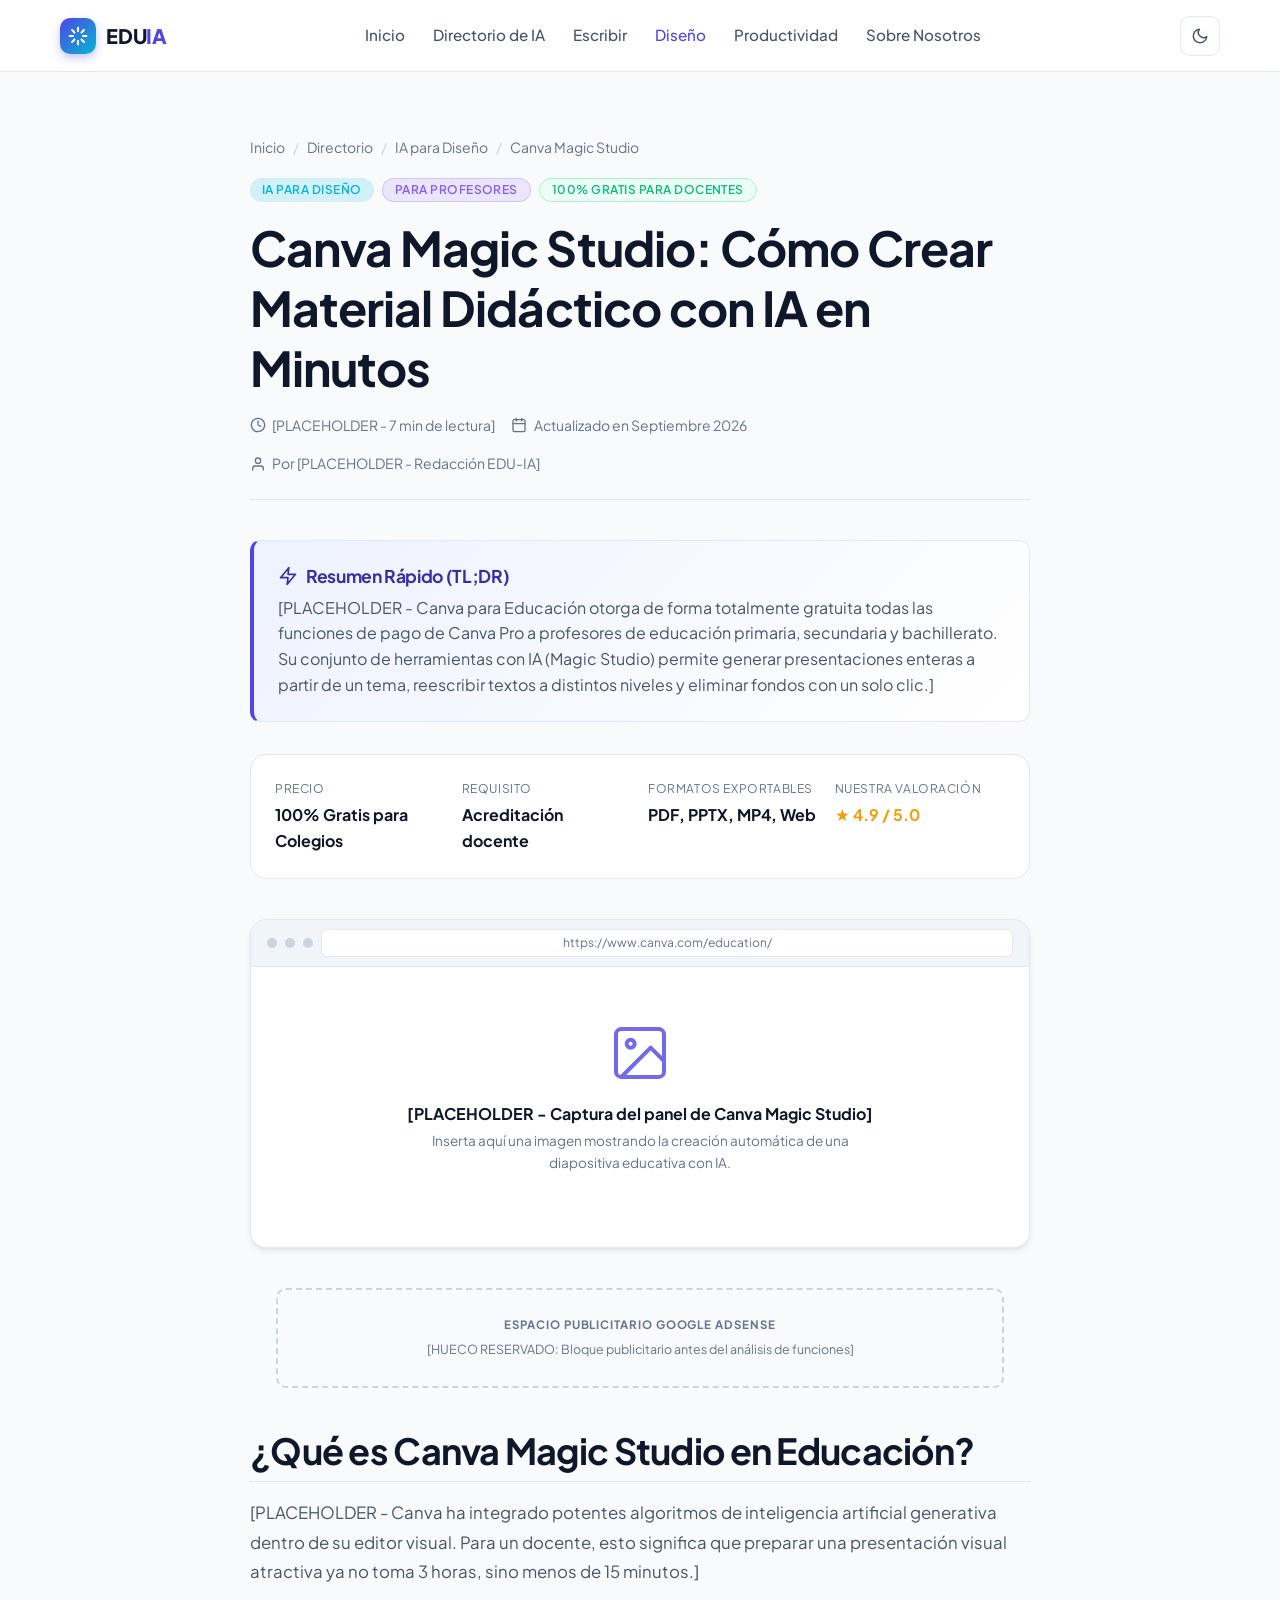
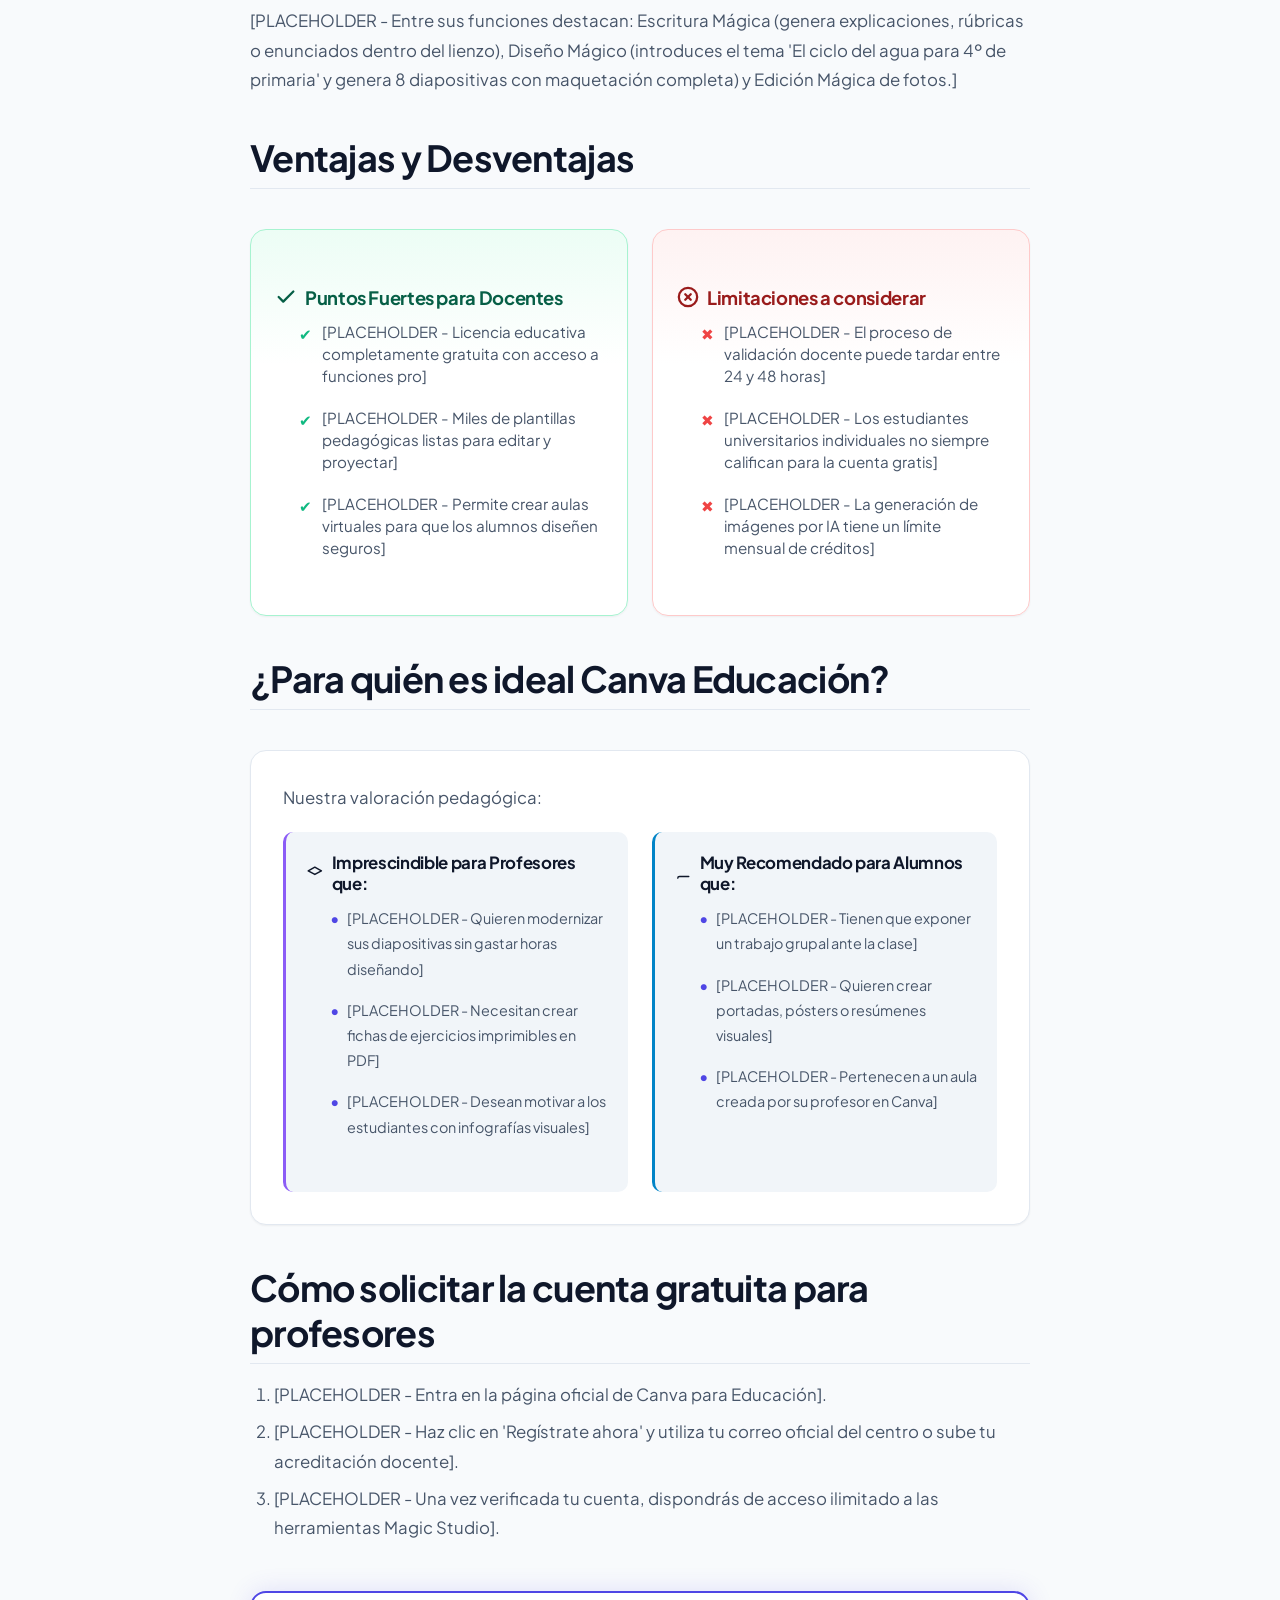
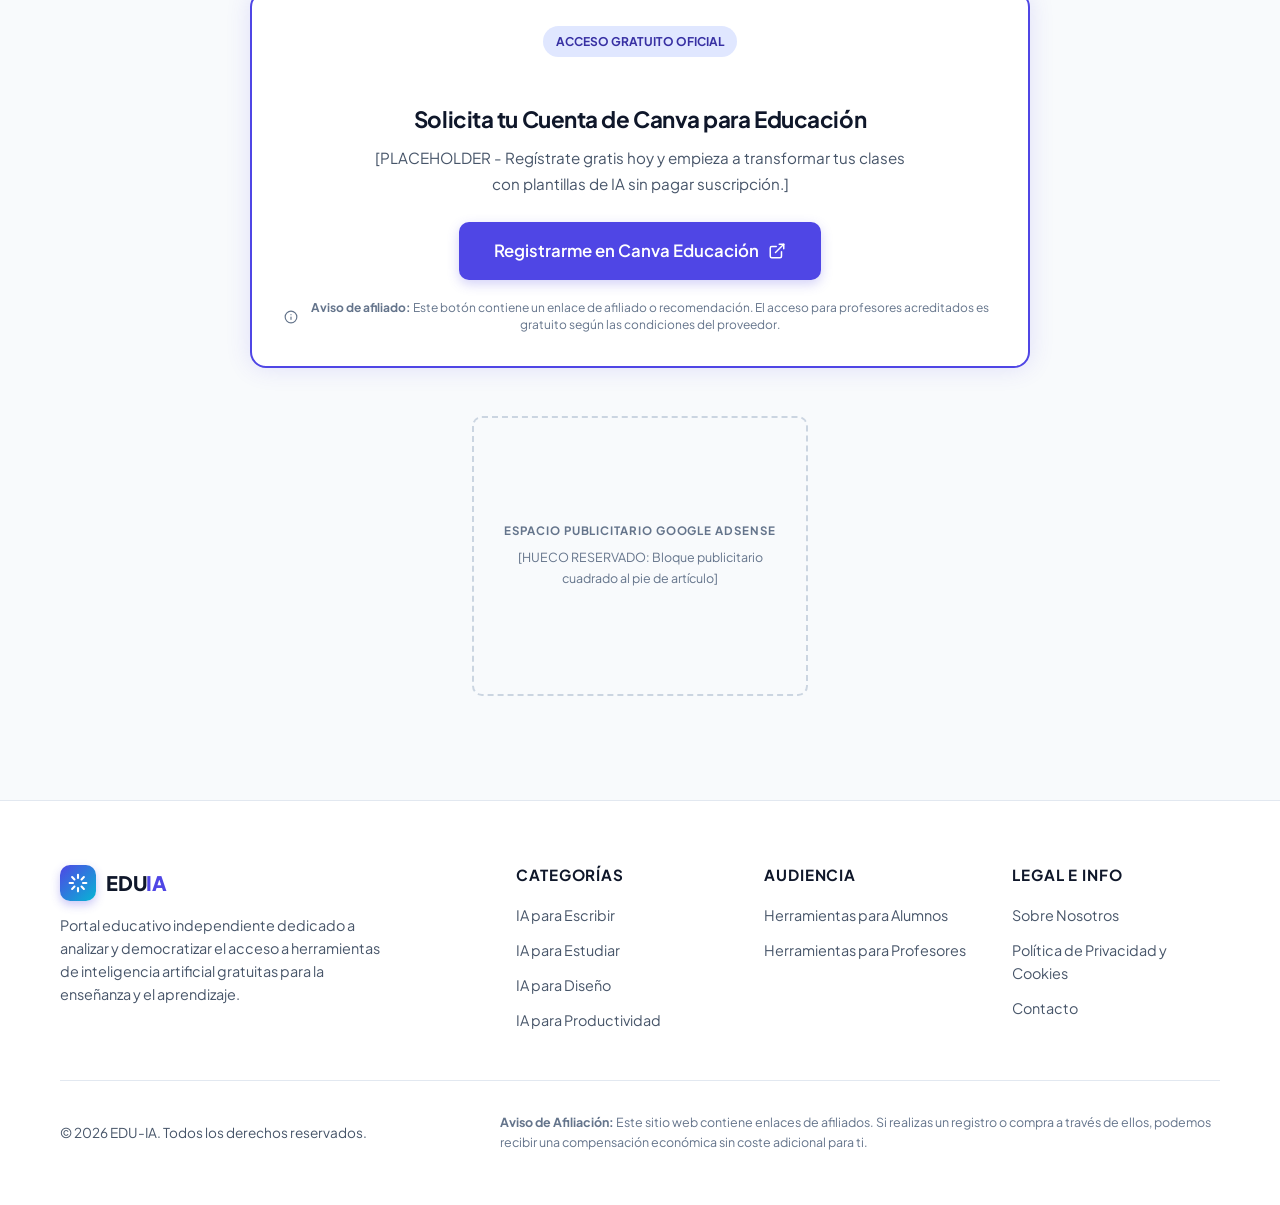
<file: articulos/canva-ia-profesores.html>
<!DOCTYPE html>
<html lang="es">
<head>
  <meta charset="UTF-8">
  <meta name="viewport" content="width=device-width, initial-scale=1.0">
  <title>Canva Magic Studio para Profesores: Guía Gratuita de IA Visual | EDU-IA</title>
  <meta name="description" content="[PLACEHOLDER - Aprende a solicitar la cuenta de Canva para Educación 100% gratuita y cómo su IA te permite crear presentaciones interactivas e infografías didácticas en minutos].">
  <meta name="robots" content="index, follow">
  <link rel="canonical" href="https://ejemplo.com/articulos/canva-ia-profesores.html">

  <meta property="og:type" content="article">
  <meta property="og:title" content="Canva Magic Studio para Profesores: Guía Gratuita de IA Visual | EDU-IA">
  <meta property="og:description" content="[PLACEHOLDER - Todo lo que necesitas saber sobre las funciones de IA de Canva gratuitas para docentes acreditados].">
  <meta property="og:url" content="https://ejemplo.com/articulos/canva-ia-profesores.html">

  <link rel="preconnect" href="https://fonts.googleapis.com">
  <link rel="preconnect" href="https://fonts.gstatic.com" crossorigin>
  <link href="https://fonts.googleapis.com/css2?family=Plus+Jakarta+Sans:wght@400;500;600;700;800&display=swap" rel="stylesheet">
  <link rel="stylesheet" href="../css/styles.css">

  <script type="application/ld+json">
  {
    "@context": "https://schema.org",
    "@type": "Article",
    "headline": "Canva Magic Studio para Profesores: Guía Gratuita de IA Visual",
    "description": "[PLACEHOLDER - Reseña a fondo de Canva Educación y sus herramientas de inteligencia artificial]",
    "author": {
      "@type": "Person",
      "name": "Equipo EDU-IA"
    },
    "publisher": {
      "@type": "Organization",
      "name": "EDU-IA"
    },
    "datePublished": "2026-09-25",
    "dateModified": "2026-09-25",
    "mainEntityOfPage": "https://ejemplo.com/articulos/canva-ia-profesores.html"
  }
  </script>
</head>
<body>

  <!-- Cabecera -->
  <header class="header">
    <div class="container header-container">
      <a href="../index.html" class="logo" aria-label="EDU-IA - Inicio">
        <div class="logo-icon">
          <svg width="20" height="20" viewBox="0 0 24 24" fill="none" stroke="currentColor" stroke-width="2.5" stroke-linecap="round" stroke-linejoin="round">
            <path d="M12 2v4M12 18v4M4.93 4.93l2.83 2.83M16.24 16.24l2.83 2.83M2 12h4M18 12h4M4.93 19.07l2.83-2.83M16.24 7.76l2.83-2.83"></path>
          </svg>
        </div>
        <span class="logo-text">EDU<span>IA</span></span>
      </a>

      <nav class="nav-desktop" aria-label="Navegación principal">
        <a href="../index.html" class="nav-link">Inicio</a>
        <a href="../categoria.html" class="nav-link">Directorio de IA</a>
        <a href="../categoria.html?cat=escribir" class="nav-link">Escribir</a>
        <a href="../categoria.html?cat=diseno" class="nav-link active">Diseño</a>
        <a href="../categoria.html?cat=productividad" class="nav-link">Productividad</a>
        <a href="../sobre.html" class="nav-link">Sobre Nosotros</a>
      </nav>

      <div class="header-actions">
        <button class="theme-toggle" type="button" aria-label="Cambiar modo de color" aria-pressed="false">
          <svg class="icon-sun" width="19" height="19" viewBox="0 0 24 24" fill="none" stroke="currentColor" stroke-width="2" stroke-linecap="round" stroke-linejoin="round">
            <circle cx="12" cy="12" r="5"></circle>
            <line x1="12" y1="1" x2="12" y2="3"></line>
            <line x1="12" y1="21" x2="12" y2="23"></line>
            <line x1="4.22" y1="4.22" x2="5.64" y2="5.64"></line>
            <line x1="18.36" y1="18.36" x2="19.78" y2="19.78"></line>
            <line x1="1" y1="12" x2="3" y2="12"></line>
            <line x1="21" y1="12" x2="23" y2="12"></line>
            <line x1="4.22" y1="19.78" x2="5.64" y2="18.36"></line>
            <line x1="18.36" y1="5.64" x2="19.78" y2="4.22"></line>
          </svg>
          <svg class="icon-moon" width="18" height="18" viewBox="0 0 24 24" fill="none" stroke="currentColor" stroke-width="2" stroke-linecap="round" stroke-linejoin="round">
            <path d="M21 12.79A9 9 0 1 1 11.21 3 7 7 0 0 0 21 12.79z"></path>
          </svg>
        </button>

        <button class="menu-toggle" type="button" aria-label="Abrir menú de navegación" aria-expanded="false">
          <svg width="22" height="22" viewBox="0 0 24 24" fill="none" stroke="currentColor" stroke-width="2" stroke-linecap="round" stroke-linejoin="round">
            <line x1="3" y1="12" x2="21" y2="12"></line>
            <line x1="3" y1="6" x2="21" y2="6"></line>
            <line x1="3" y1="18" x2="21" y2="18"></line>
          </svg>
        </button>
      </div>
    </div>
  </header>

  <!-- Menú móvil -->
  <div class="mobile-nav" aria-label="Menú móvil">
    <a href="../index.html" class="nav-link">Inicio</a>
    <a href="../categoria.html" class="nav-link">Todas las herramientas</a>
    <a href="../categoria.html?cat=escribir" class="nav-link">IA para Escribir</a>
    <a href="../categoria.html?cat=estudiar" class="nav-link">IA para Estudiar</a>
    <a href="../categoria.html?cat=diseno" class="nav-link">IA para Diseño</a>
    <a href="../categoria.html?cat=productividad" class="nav-link">IA para Productividad</a>
    <a href="../sobre.html" class="nav-link">Sobre Nosotros</a>
    <a href="../contacto.html" class="nav-link">Contacto</a>
  </div>

  <main class="main-content section">
    <article class="container container-narrow">

      <!-- Breadcrumbs -->
      <nav class="breadcrumbs" aria-label="Ruta de navegación">
        <a href="../index.html">Inicio</a>
        <span class="breadcrumbs-separator">/</span>
        <a href="../categoria.html">Directorio</a>
        <span class="breadcrumbs-separator">/</span>
        <a href="../categoria.html?cat=diseno">IA para Diseño</a>
        <span class="breadcrumbs-separator">/</span>
        <span aria-current="page">Canva Magic Studio</span>
      </nav>

      <!-- Encabezado del artículo -->
      <header class="article-header">
        <div style="display: flex; gap: 0.5rem; flex-wrap: wrap; margin-bottom: 1rem;">
          <span class="badge badge-accent">IA para Diseño</span>
          <span class="badge badge-audience docente">Para Profesores</span>
          <span class="badge badge-success">100% Gratis para Docentes</span>
        </div>

        <h1>Canva Magic Studio: Cómo Crear Material Didáctico con IA en Minutos</h1>

        <div class="article-meta-row">
          <div class="article-meta-item">
            <svg width="16" height="16" viewBox="0 0 24 24" fill="none" stroke="currentColor" stroke-width="2" stroke-linecap="round" stroke-linejoin="round"><circle cx="12" cy="12" r="10"></circle><polyline points="12 6 12 12 16 14"></polyline></svg>
            <span>[PLACEHOLDER - 7 min de lectura]</span>
          </div>
          <div class="article-meta-item">
            <svg width="16" height="16" viewBox="0 0 24 24" fill="none" stroke="currentColor" stroke-width="2" stroke-linecap="round" stroke-linejoin="round"><rect x="3" y="4" width="18" height="18" rx="2" ry="2"></rect><line x1="16" y1="2" x2="16" y2="6"></line><line x1="8" y1="2" x2="8" y2="6"></line><line x1="3" y1="10" x2="21" y2="10"></line></svg>
            <time datetime="2026-09-25">Actualizado en Septiembre 2026</time>
          </div>
          <div class="article-meta-item">
            <svg width="16" height="16" viewBox="0 0 24 24" fill="none" stroke="currentColor" stroke-width="2" stroke-linecap="round" stroke-linejoin="round"><path d="M20 21v-2a4 4 0 0 0-4-4H8a4 4 0 0 0-4 4v2"></path><circle cx="12" cy="7" r="4"></circle></svg>
            <span>Por [PLACEHOLDER - Redacción EDU-IA]</span>
          </div>
        </div>
      </header>

      <!-- Resumen Rápido (TL;DR) -->
      <section class="tldr-box" aria-label="Resumen rápido">
        <h2 class="tldr-title">
          <svg width="20" height="20" viewBox="0 0 24 24" fill="none" stroke="currentColor" stroke-width="2" stroke-linecap="round" stroke-linejoin="round"><polygon points="13 2 3 14 12 14 11 22 21 10 12 10 13 2"></polygon></svg>
          Resumen Rápido (TL;DR)
        </h2>
        <p>[PLACEHOLDER - Canva para Educación otorga de forma totalmente gratuita todas las funciones de pago de Canva Pro a profesores de educación primaria, secundaria y bachillerato. Su conjunto de herramientas con IA (Magic Studio) permite generar presentaciones enteras a partir de un tema, reescribir textos a distintos niveles y eliminar fondos con un solo clic.]</p>
      </section>

      <!-- Ficha Técnica -->
      <section class="specs-card" aria-label="Ficha de especificaciones">
        <div class="specs-grid">
          <div class="spec-item">
            <span class="spec-label">Precio</span>
            <span class="spec-value">100% Gratis para Colegios</span>
          </div>
          <div class="spec-item">
            <span class="spec-label">Requisito</span>
            <span class="spec-value">Acreditación docente</span>
          </div>
          <div class="spec-item">
            <span class="spec-label">Formatos exportables</span>
            <span class="spec-value">PDF, PPTX, MP4, Web</span>
          </div>
          <div class="spec-item">
            <span class="spec-label">Nuestra Valoración</span>
            <span class="spec-value" style="color: #f59e0b;">★ 4.9 / 5.0</span>
          </div>
        </div>
      </section>

      <!-- Hueco para Captura de Pantalla -->
      <section class="screenshot-placeholder" aria-label="Captura de pantalla de Canva Magic Studio">
        <div class="mockup-bar">
          <span class="mockup-dot"></span>
          <span class="mockup-dot"></span>
          <span class="mockup-dot"></span>
          <div class="mockup-url-bar">https://www.canva.com/education/</div>
        </div>
        <div class="mockup-canvas">
          <svg class="mockup-icon" viewBox="0 0 24 24" fill="none" stroke="currentColor" stroke-width="1.5" stroke-linecap="round" stroke-linejoin="round">
            <rect x="3" y="3" width="18" height="18" rx="2" ry="2"></rect>
            <circle cx="8.5" cy="8.5" r="1.5"></circle>
            <polyline points="21 15 16 10 5 21"></polyline>
          </svg>
          <p class="mockup-label">[PLACEHOLDER - Captura del panel de Canva Magic Studio]</p>
          <p class="mockup-note">Inserta aquí una imagen mostrando la creación automática de una diapositiva educativa con IA.</p>
        </div>
      </section>

      <!-- Espacio Publicitario AdSense -->
      <div id="adsense-article-top" class="adsense-placeholder adsense-leaderboard" role="region" aria-label="Espacio publicitario superior del artículo">
        <span class="ad-label">Espacio Publicitario Google AdSense</span>
        <p class="ad-note">[HUECO RESERVADO: Bloque publicitario antes del análisis de funciones]</p>
      </div>

      <!-- Contenido del Artículo -->
      <div class="article-body">
        <h2>¿Qué es Canva Magic Studio en Educación?</h2>
        <p>[PLACEHOLDER - Canva ha integrado potentes algoritmos de inteligencia artificial generativa dentro de su editor visual. Para un docente, esto significa que preparar una presentación visual atractiva ya no toma 3 horas, sino menos de 15 minutos.]</p>
        <p>[PLACEHOLDER - Entre sus funciones destacan: Escritura Mágica (genera explicaciones, rúbricas o enunciados dentro del lienzo), Diseño Mágico (introduces el tema 'El ciclo del agua para 4º de primaria' y genera 8 diapositivas con maquetación completa) y Edición Mágica de fotos.]</p>

        <!-- Pros y Contras -->
        <h2>Ventajas y Desventajas</h2>
        <div class="pros-cons-container">
          <div class="pros-box">
            <h3 class="pros-cons-title pros-title">
              <svg width="22" height="22" viewBox="0 0 24 24" fill="none" stroke="currentColor" stroke-width="2.5" stroke-linecap="round" stroke-linejoin="round"><polyline points="20 6 9 17 4 12"></polyline></svg>
              Puntos Fuertes para Docentes
            </h3>
            <ul class="pros-cons-list">
              <li class="pros-cons-item">
                <span class="pros-icon">✔</span>
                <span>[PLACEHOLDER - Licencia educativa completamente gratuita con acceso a funciones pro]</span>
              </li>
              <li class="pros-cons-item">
                <span class="pros-icon">✔</span>
                <span>[PLACEHOLDER - Miles de plantillas pedagógicas listas para editar y proyectar]</span>
              </li>
              <li class="pros-cons-item">
                <span class="pros-icon">✔</span>
                <span>[PLACEHOLDER - Permite crear aulas virtuales para que los alumnos diseñen seguros]</span>
              </li>
            </ul>
          </div>

          <div class="cons-box">
            <h3 class="pros-cons-title cons-title">
              <svg width="22" height="22" viewBox="0 0 24 24" fill="none" stroke="currentColor" stroke-width="2.5" stroke-linecap="round" stroke-linejoin="round"><circle cx="12" cy="12" r="10"></circle><line x1="15" y1="9" x2="9" y2="15"></line><line x1="9" y1="9" x2="15" y2="15"></line></svg>
              Limitaciones a considerar
            </h3>
            <ul class="pros-cons-list">
              <li class="pros-cons-item">
                <span class="cons-icon">✖</span>
                <span>[PLACEHOLDER - El proceso de validación docente puede tardar entre 24 y 48 horas]</span>
              </li>
              <li class="pros-cons-item">
                <span class="cons-icon">✖</span>
                <span>[PLACEHOLDER - Los estudiantes universitarios individuales no siempre califican para la cuenta gratis]</span>
              </li>
              <li class="pros-cons-item">
                <span class="cons-icon">✖</span>
                <span>[PLACEHOLDER - La generación de imágenes por IA tiene un límite mensual de créditos]</span>
              </li>
            </ul>
          </div>
        </div>

        <!-- Para quién es ideal -->
        <h2>¿Para quién es ideal Canva Educación?</h2>
        <div class="ideal-for-card">
          <p style="margin-bottom: 1rem;">Nuestra valoración pedagógica:</p>
          <div class="ideal-grid">
            <div class="ideal-column profesores">
              <h4>
                <svg width="18" height="18" viewBox="0 0 24 24" fill="none" stroke="currentColor" stroke-width="2" stroke-linecap="round" stroke-linejoin="round"><path d="M12 14l9-5-9-5-9 5 9 5z"></path></svg>
                Imprescindible para Profesores que:
              </h4>
              <ul>
                <li>[PLACEHOLDER - Quieren modernizar sus diapositivas sin gastar horas diseñando]</li>
                <li>[PLACEHOLDER - Necesitan crear fichas de ejercicios imprimibles en PDF]</li>
                <li>[PLACEHOLDER - Desean motivar a los estudiantes con infografías visuales]</li>
              </ul>
            </div>

            <div class="ideal-column estudiantes">
              <h4>
                <svg width="18" height="18" viewBox="0 0 24 24" fill="none" stroke="currentColor" stroke-width="2" stroke-linecap="round" stroke-linejoin="round"><path d="M4 19.5A2.5 2.5 0 0 1 6.5 17H20"></path></svg>
                Muy Recomendado para Alumnos que:
              </h4>
              <ul>
                <li>[PLACEHOLDER - Tienen que exponer un trabajo grupal ante la clase]</li>
                <li>[PLACEHOLDER - Quieren crear portadas, pósters o resúmenes visuales]</li>
                <li>[PLACEHOLDER - Pertenecen a un aula creada por su profesor en Canva]</li>
              </ul>
            </div>
          </div>
        </div>

        <h2>Cómo solicitar la cuenta gratuita para profesores</h2>
        <ol>
          <li>[PLACEHOLDER - Entra en la página oficial de Canva para Educación].</li>
          <li>[PLACEHOLDER - Haz clic en 'Regístrate ahora' y utiliza tu correo oficial del centro o sube tu acreditación docente].</li>
          <li>[PLACEHOLDER - Una vez verificada tu cuenta, dispondrás de acceso ilimitado a las herramientas Magic Studio].</li>
        </ol>

        <!-- CTA Afiliado con Aviso Visible Obligatorio -->
        <div class="affiliate-box">
          <span class="affiliate-badge">Acceso Gratuito Oficial</span>
          <h3 class="affiliate-title">Solicita tu Cuenta de Canva para Educación</h3>
          <p class="affiliate-desc">[PLACEHOLDER - Regístrate gratis hoy y empieza a transformar tus clases con plantillas de IA sin pagar suscripción.]</p>
          <a href="https://www.canva.com/education/" target="_blank" rel="noopener noreferrer nofollow" class="btn btn-primary affiliate-btn">
            Registrarme en Canva Educación
            <svg width="18" height="18" viewBox="0 0 24 24" fill="none" stroke="currentColor" stroke-width="2" stroke-linecap="round" stroke-linejoin="round">
              <path d="M18 13v6a2 2 0 0 1-2 2H5a2 2 0 0 1-2-2V8a2 2 0 0 1 2-2h6"></path>
              <polyline points="15 3 21 3 21 9"></polyline>
              <line x1="10" y1="14" x2="21" y2="3"></line>
            </svg>
          </a>
          <div class="affiliate-disclaimer">
            <svg viewBox="0 0 24 24" fill="none" stroke="currentColor" stroke-width="2" stroke-linecap="round" stroke-linejoin="round">
              <circle cx="12" cy="12" r="10"></circle>
              <line x1="12" y1="16" x2="12" y2="12"></line>
              <line x1="12" y1="8" x2="12.01" y2="8"></line>
            </svg>
            <span><strong>Aviso de afiliado:</strong> Este botón contiene un enlace de afiliado o recomendación. El acceso para profesores acreditados es gratuito según las condiciones del proveedor.</span>
          </div>
        </div>

        <!-- Hueco Reservado AdSense Pie de Artículo -->
        <div id="adsense-article-bottom" class="adsense-placeholder adsense-rectangle" role="region" aria-label="Espacio publicitario inferior">
          <span class="ad-label">Espacio Publicitario Google AdSense</span>
          <p class="ad-note">[HUECO RESERVADO: Bloque publicitario cuadrado al pie de artículo]</p>
        </div>
      </div>
    </article>
  </main>

  <!-- Pie de página -->
  <footer class="footer">
    <div class="container">
      <div class="footer-grid">
        <div class="footer-brand">
          <a href="../index.html" class="logo">
            <div class="logo-icon">
              <svg width="20" height="20" viewBox="0 0 24 24" fill="none" stroke="currentColor" stroke-width="2.5" stroke-linecap="round" stroke-linejoin="round">
                <path d="M12 2v4M12 18v4M4.93 4.93l2.83 2.83M16.24 16.24l2.83 2.83M2 12h4M18 12h4M4.93 19.07l2.83-2.83M16.24 7.76l2.83-2.83"></path>
              </svg>
            </div>
            <span class="logo-text">EDU<span>IA</span></span>
          </a>
          <p>Portal educativo independiente dedicado a analizar y democratizar el acceso a herramientas de inteligencia artificial gratuitas para la enseñanza y el aprendizaje.</p>
        </div>

        <div class="footer-col">
          <h4>Categorías</h4>
          <div class="footer-links">
            <a href="../categoria.html?cat=escribir">IA para Escribir</a>
            <a href="../categoria.html?cat=estudiar">IA para Estudiar</a>
            <a href="../categoria.html?cat=diseno">IA para Diseño</a>
            <a href="../categoria.html?cat=productividad">IA para Productividad</a>
          </div>
        </div>

        <div class="footer-col">
          <h4>Audiencia</h4>
          <div class="footer-links">
            <a href="../categoria.html?aud=estudiantes">Herramientas para Alumnos</a>
            <a href="../categoria.html?aud=profesores">Herramientas para Profesores</a>
          </div>
        </div>

        <div class="footer-col">
          <h4>Legal e Info</h4>
          <div class="footer-links">
            <a href="../sobre.html">Sobre Nosotros</a>
            <a href="../privacidad.html">Política de Privacidad y Cookies</a>
            <a href="../contacto.html">Contacto</a>
          </div>
        </div>
      </div>

      <div class="footer-bottom">
        <p>&copy; 2026 EDU-IA. Todos los derechos reservados.</p>
        <p class="footer-bottom-disclaimer">
          <strong>Aviso de Afiliación:</strong> Este sitio web contiene enlaces de afiliados. Si realizas un registro o compra a través de ellos, podemos recibir una compensación económica sin coste adicional para ti.
        </p>
      </div>
    </div>
  </footer>

  <script src="../js/main.js"></script>
</body>
</html>
</file>
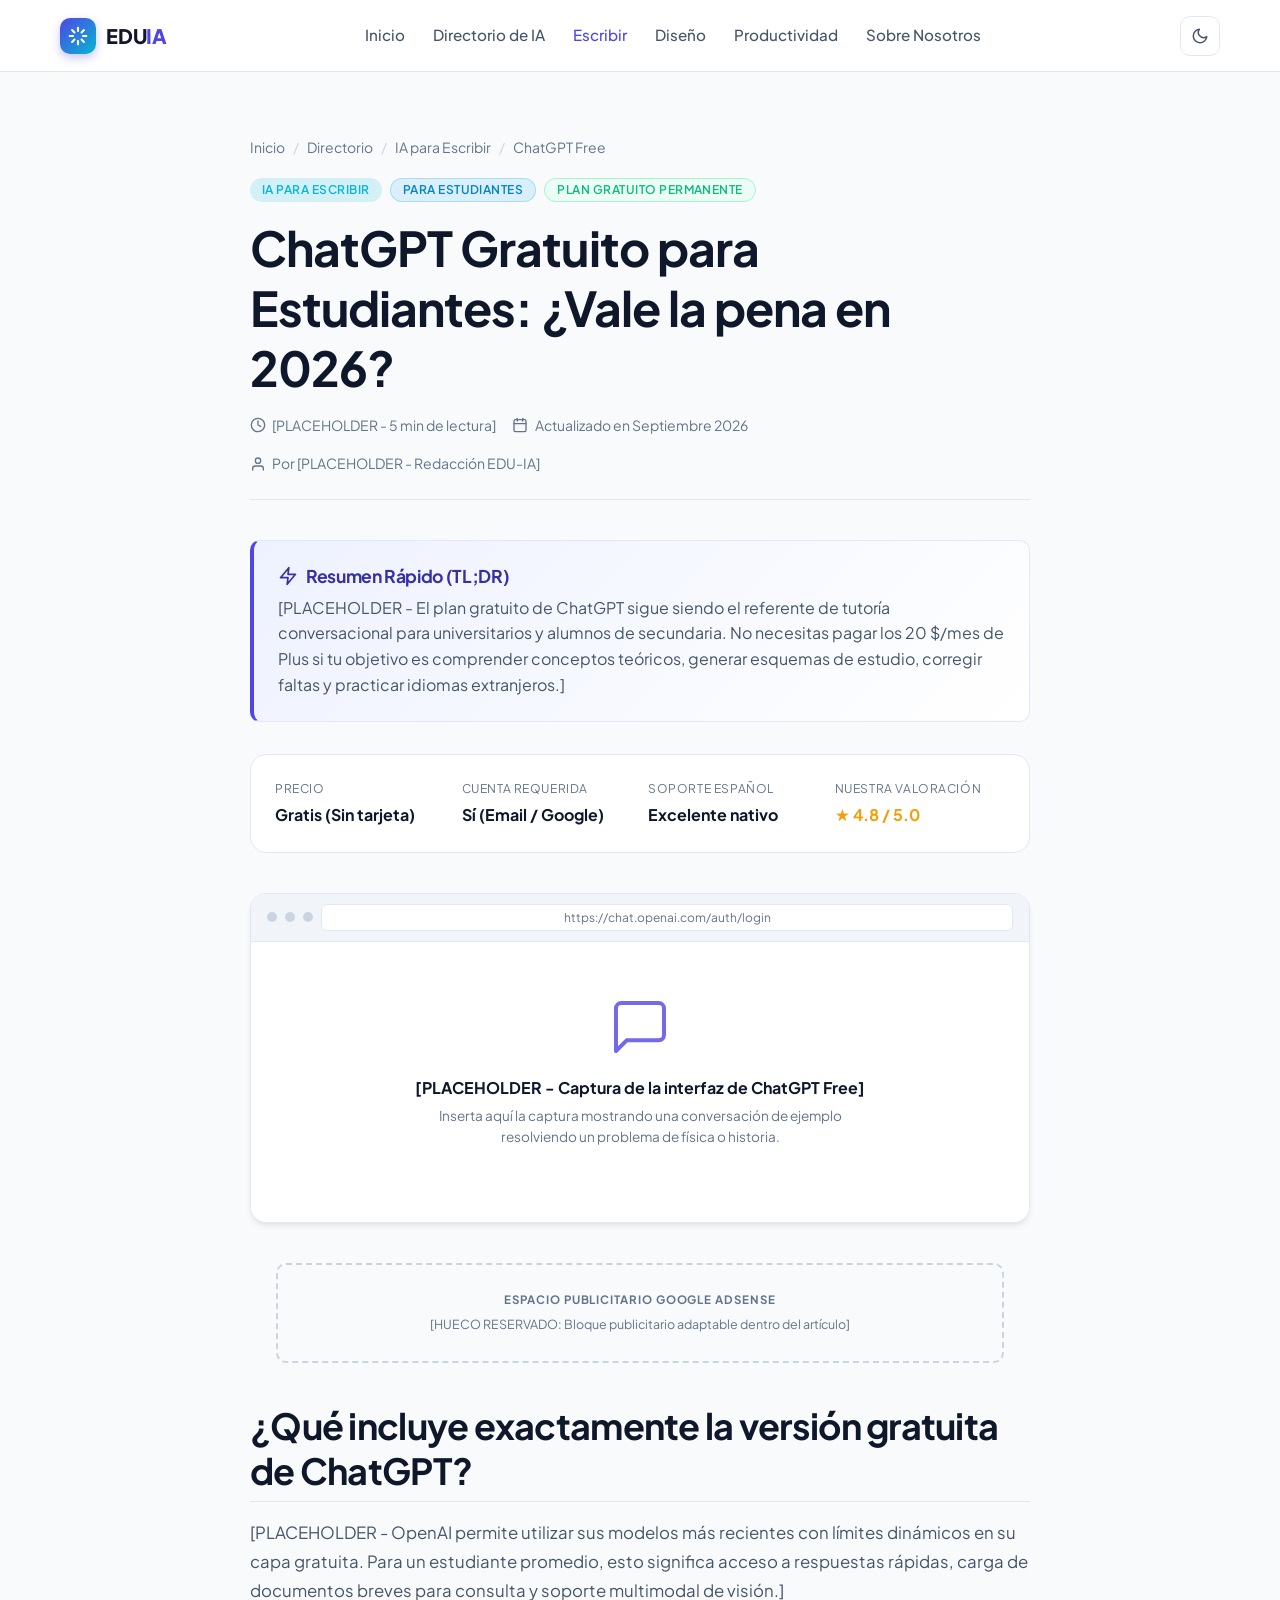
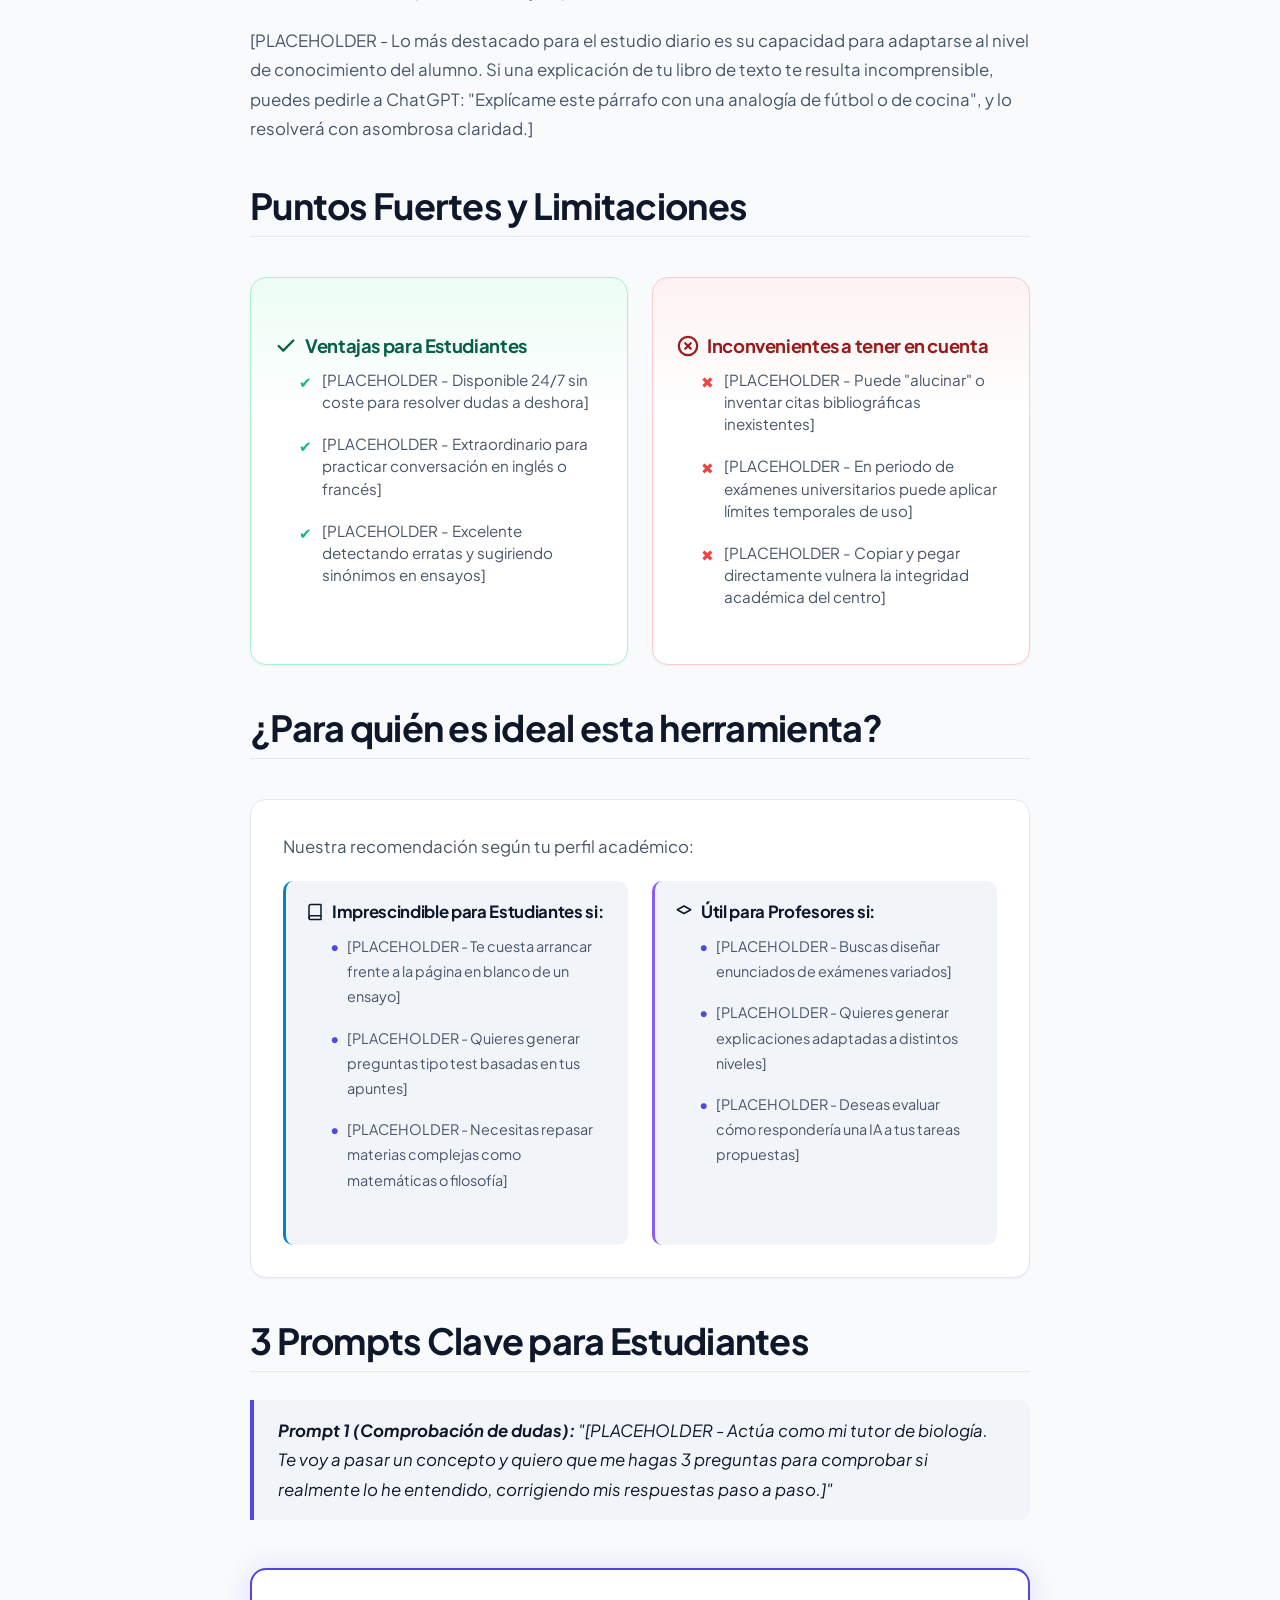
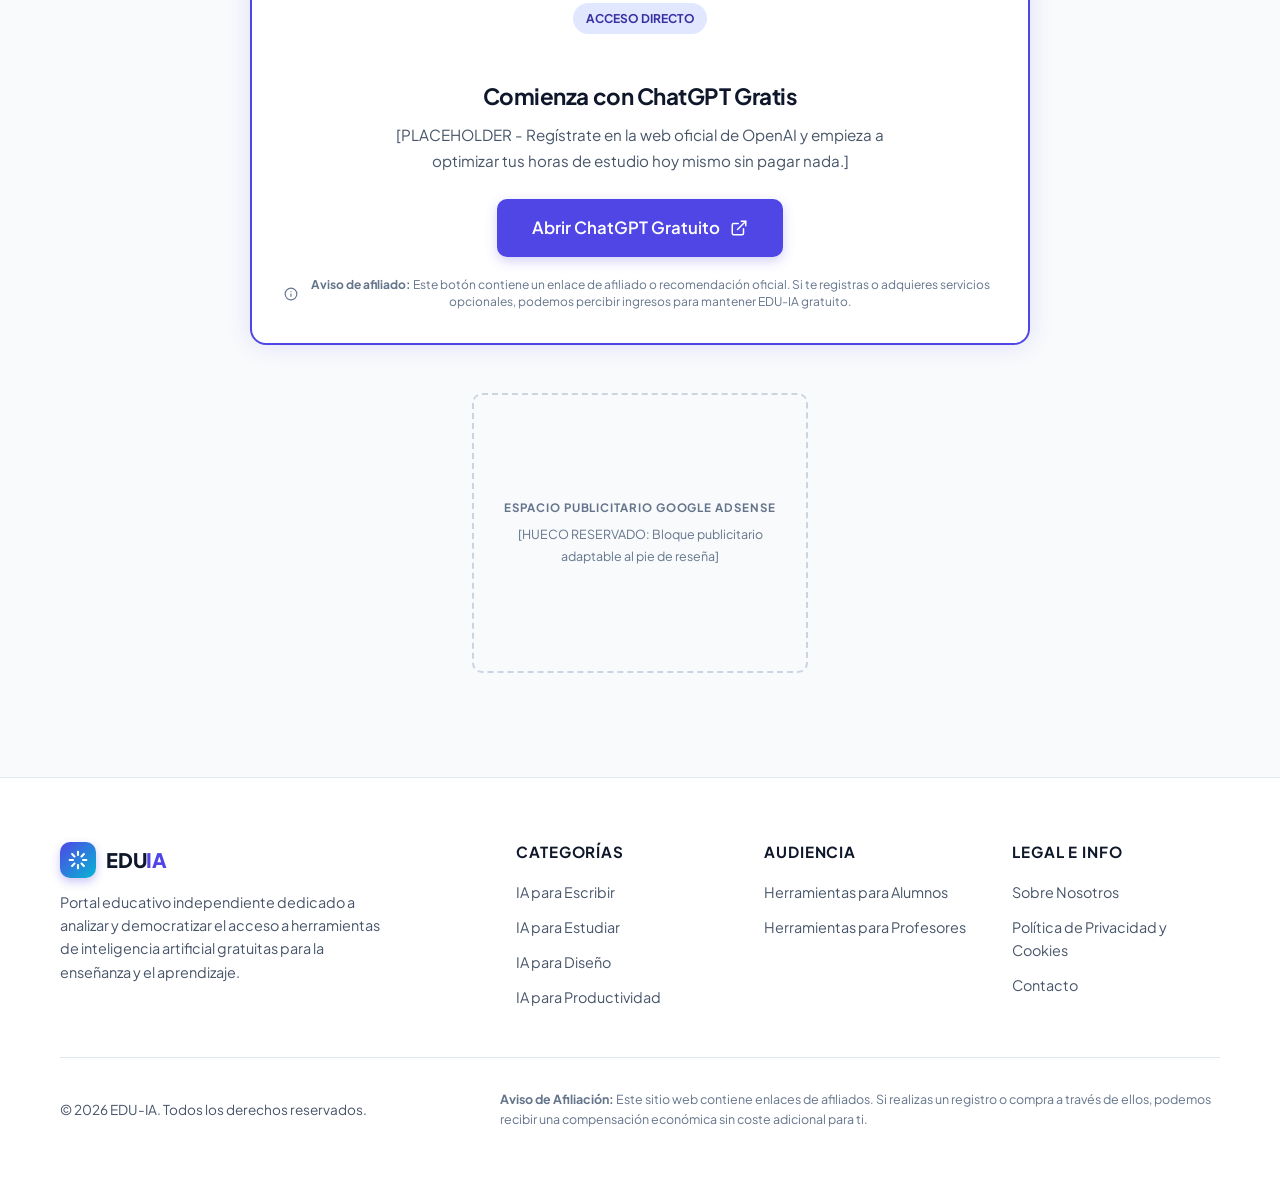
<file: articulos/chatgpt-gratis-estudiantes.html>
<!DOCTYPE html>
<html lang="es">
<head>
  <meta charset="UTF-8">
  <meta name="viewport" content="width=device-width, initial-scale=1.0">
  <title>ChatGPT Gratuito para Estudiantes: Guía, Pros, Contras y Trucos | EDU-IA</title>
  <meta name="description" content="[PLACEHOLDER - Descubre cómo exprimir la versión gratuita de ChatGPT para sintetizar apuntes, practicar idiomas y preparar exámenes sin pagar suscripción].">
  <meta name="robots" content="index, follow">
  <link rel="canonical" href="https://ejemplo.com/articulos/chatgpt-gratis-estudiantes.html">

  <!-- Open Graph -->
  <meta property="og:type" content="article">
  <meta property="og:title" content="ChatGPT Gratuito para Estudiantes: Guía Completa y Análisis | EDU-IA">
  <meta property="og:description" content="[PLACEHOLDER - Análisis honesto de lo que ofrece y lo que no la versión gratis de OpenAI para estudiantes].">
  <meta property="og:url" content="https://ejemplo.com/articulos/chatgpt-gratis-estudiantes.html">

  <link rel="preconnect" href="https://fonts.googleapis.com">
  <link rel="preconnect" href="https://fonts.gstatic.com" crossorigin>
  <link href="https://fonts.googleapis.com/css2?family=Plus+Jakarta+Sans:wght@400;500;600;700;800&display=swap" rel="stylesheet">
  <link rel="stylesheet" href="../css/styles.css">

  <!-- Schema.org Article Structured Data -->
  <script type="application/ld+json">
  {
    "@context": "https://schema.org",
    "@type": "Article",
    "headline": "ChatGPT Gratuito para Estudiantes: Guía, Pros, Contras y Trucos",
    "description": "[PLACEHOLDER - Análisis completo de ChatGPT versión gratuita orientado a estudiantes]",
    "author": {
      "@type": "Person",
      "name": "Equipo EDU-IA"
    },
    "publisher": {
      "@type": "Organization",
      "name": "EDU-IA"
    },
    "datePublished": "2026-09-25",
    "dateModified": "2026-09-25",
    "mainEntityOfPage": "https://ejemplo.com/articulos/chatgpt-gratis-estudiantes.html"
  }
  </script>
</head>
<body>

  <!-- Cabecera -->
  <header class="header">
    <div class="container header-container">
      <a href="../index.html" class="logo" aria-label="EDU-IA - Inicio">
        <div class="logo-icon">
          <svg width="20" height="20" viewBox="0 0 24 24" fill="none" stroke="currentColor" stroke-width="2.5" stroke-linecap="round" stroke-linejoin="round">
            <path d="M12 2v4M12 18v4M4.93 4.93l2.83 2.83M16.24 16.24l2.83 2.83M2 12h4M18 12h4M4.93 19.07l2.83-2.83M16.24 7.76l2.83-2.83"></path>
          </svg>
        </div>
        <span class="logo-text">EDU<span>IA</span></span>
      </a>

      <nav class="nav-desktop" aria-label="Navegación principal">
        <a href="../index.html" class="nav-link">Inicio</a>
        <a href="../categoria.html" class="nav-link">Directorio de IA</a>
        <a href="../categoria.html?cat=escribir" class="nav-link active">Escribir</a>
        <a href="../categoria.html?cat=diseno" class="nav-link">Diseño</a>
        <a href="../categoria.html?cat=productividad" class="nav-link">Productividad</a>
        <a href="../sobre.html" class="nav-link">Sobre Nosotros</a>
      </nav>

      <div class="header-actions">
        <button class="theme-toggle" type="button" aria-label="Cambiar modo de color" aria-pressed="false">
          <svg class="icon-sun" width="19" height="19" viewBox="0 0 24 24" fill="none" stroke="currentColor" stroke-width="2" stroke-linecap="round" stroke-linejoin="round">
            <circle cx="12" cy="12" r="5"></circle>
            <line x1="12" y1="1" x2="12" y2="3"></line>
            <line x1="12" y1="21" x2="12" y2="23"></line>
            <line x1="4.22" y1="4.22" x2="5.64" y2="5.64"></line>
            <line x1="18.36" y1="18.36" x2="19.78" y2="19.78"></line>
            <line x1="1" y1="12" x2="3" y2="12"></line>
            <line x1="21" y1="12" x2="23" y2="12"></line>
            <line x1="4.22" y1="19.78" x2="5.64" y2="18.36"></line>
            <line x1="18.36" y1="5.64" x2="19.78" y2="4.22"></line>
          </svg>
          <svg class="icon-moon" width="18" height="18" viewBox="0 0 24 24" fill="none" stroke="currentColor" stroke-width="2" stroke-linecap="round" stroke-linejoin="round">
            <path d="M21 12.79A9 9 0 1 1 11.21 3 7 7 0 0 0 21 12.79z"></path>
          </svg>
        </button>

        <button class="menu-toggle" type="button" aria-label="Abrir menú de navegación" aria-expanded="false">
          <svg width="22" height="22" viewBox="0 0 24 24" fill="none" stroke="currentColor" stroke-width="2" stroke-linecap="round" stroke-linejoin="round">
            <line x1="3" y1="12" x2="21" y2="12"></line>
            <line x1="3" y1="6" x2="21" y2="6"></line>
            <line x1="3" y1="18" x2="21" y2="18"></line>
          </svg>
        </button>
      </div>
    </div>
  </header>

  <!-- Menú móvil -->
  <div class="mobile-nav" aria-label="Menú móvil">
    <a href="../index.html" class="nav-link">Inicio</a>
    <a href="../categoria.html" class="nav-link">Todas las herramientas</a>
    <a href="../categoria.html?cat=escribir" class="nav-link">IA para Escribir</a>
    <a href="../categoria.html?cat=estudiar" class="nav-link">IA para Estudiar</a>
    <a href="../categoria.html?cat=diseno" class="nav-link">IA para Diseño</a>
    <a href="../categoria.html?cat=productividad" class="nav-link">IA para Productividad</a>
    <a href="../sobre.html" class="nav-link">Sobre Nosotros</a>
    <a href="../contacto.html" class="nav-link">Contacto</a>
  </div>

  <main class="main-content section">
    <article class="container container-narrow">

      <!-- Breadcrumbs -->
      <nav class="breadcrumbs" aria-label="Ruta de navegación">
        <a href="../index.html">Inicio</a>
        <span class="breadcrumbs-separator">/</span>
        <a href="../categoria.html">Directorio</a>
        <span class="breadcrumbs-separator">/</span>
        <a href="../categoria.html?cat=escribir">IA para Escribir</a>
        <span class="breadcrumbs-separator">/</span>
        <span aria-current="page">ChatGPT Free</span>
      </nav>

      <!-- Encabezado del artículo -->
      <header class="article-header">
        <div style="display: flex; gap: 0.5rem; flex-wrap: wrap; margin-bottom: 1rem;">
          <span class="badge badge-accent">IA para Escribir</span>
          <span class="badge badge-audience estudiante">Para Estudiantes</span>
          <span class="badge badge-success">Plan Gratuito Permanente</span>
        </div>

        <h1>ChatGPT Gratuito para Estudiantes: ¿Vale la pena en 2026?</h1>

        <div class="article-meta-row">
          <div class="article-meta-item">
            <svg width="16" height="16" viewBox="0 0 24 24" fill="none" stroke="currentColor" stroke-width="2" stroke-linecap="round" stroke-linejoin="round"><circle cx="12" cy="12" r="10"></circle><polyline points="12 6 12 12 16 14"></polyline></svg>
            <span>[PLACEHOLDER - 5 min de lectura]</span>
          </div>
          <div class="article-meta-item">
            <svg width="16" height="16" viewBox="0 0 24 24" fill="none" stroke="currentColor" stroke-width="2" stroke-linecap="round" stroke-linejoin="round"><rect x="3" y="4" width="18" height="18" rx="2" ry="2"></rect><line x1="16" y1="2" x2="16" y2="6"></line><line x1="8" y1="2" x2="8" y2="6"></line><line x1="3" y1="10" x2="21" y2="10"></line></svg>
            <time datetime="2026-09-25">Actualizado en Septiembre 2026</time>
          </div>
          <div class="article-meta-item">
            <svg width="16" height="16" viewBox="0 0 24 24" fill="none" stroke="currentColor" stroke-width="2" stroke-linecap="round" stroke-linejoin="round"><path d="M20 21v-2a4 4 0 0 0-4-4H8a4 4 0 0 0-4 4v2"></path><circle cx="12" cy="7" r="4"></circle></svg>
            <span>Por [PLACEHOLDER - Redacción EDU-IA]</span>
          </div>
        </div>
      </header>

      <!-- Resumen Rápido (TL;DR) -->
      <section class="tldr-box" aria-label="Resumen rápido">
        <h2 class="tldr-title">
          <svg width="20" height="20" viewBox="0 0 24 24" fill="none" stroke="currentColor" stroke-width="2" stroke-linecap="round" stroke-linejoin="round"><polygon points="13 2 3 14 12 14 11 22 21 10 12 10 13 2"></polygon></svg>
          Resumen Rápido (TL;DR)
        </h2>
        <p>[PLACEHOLDER - El plan gratuito de ChatGPT sigue siendo el referente de tutoría conversacional para universitarios y alumnos de secundaria. No necesitas pagar los 20 $/mes de Plus si tu objetivo es comprender conceptos teóricos, generar esquemas de estudio, corregir faltas y practicar idiomas extranjeros.]</p>
      </section>

      <!-- Ficha Técnica -->
      <section class="specs-card" aria-label="Ficha de especificaciones">
        <div class="specs-grid">
          <div class="spec-item">
            <span class="spec-label">Precio</span>
            <span class="spec-value">Gratis (Sin tarjeta)</span>
          </div>
          <div class="spec-item">
            <span class="spec-label">Cuenta requerida</span>
            <span class="spec-value">Sí (Email / Google)</span>
          </div>
          <div class="spec-item">
            <span class="spec-label">Soporte Español</span>
            <span class="spec-value">Excelente nativo</span>
          </div>
          <div class="spec-item">
            <span class="spec-label">Nuestra Valoración</span>
            <span class="spec-value" style="color: #f59e0b;">★ 4.8 / 5.0</span>
          </div>
        </div>
      </section>

      <!-- Hueco para Captura de Pantalla -->
      <section class="screenshot-placeholder" aria-label="Captura de pantalla de ChatGPT">
        <div class="mockup-bar">
          <span class="mockup-dot"></span>
          <span class="mockup-dot"></span>
          <span class="mockup-dot"></span>
          <div class="mockup-url-bar">https://chat.openai.com/auth/login</div>
        </div>
        <div class="mockup-canvas">
          <svg class="mockup-icon" viewBox="0 0 24 24" fill="none" stroke="currentColor" stroke-width="1.5" stroke-linecap="round" stroke-linejoin="round">
            <path d="M21 15a2 2 0 0 1-2 2H7l-4 4V5a2 2 0 0 1 2-2h14a2 2 0 0 1 2 2z"></path>
          </svg>
          <p class="mockup-label">[PLACEHOLDER - Captura de la interfaz de ChatGPT Free]</p>
          <p class="mockup-note">Inserta aquí la captura mostrando una conversación de ejemplo resolviendo un problema de física o historia.</p>
        </div>
      </section>

      <!-- Hueco Reservado AdSense -->
      <div id="adsense-in-article" class="adsense-placeholder adsense-leaderboard" role="region" aria-label="Espacio publicitario intermedio">
        <span class="ad-label">Espacio Publicitario Google AdSense</span>
        <p class="ad-note">[HUECO RESERVADO: Bloque publicitario adaptable dentro del artículo]</p>
      </div>

      <!-- Contenido del Artículo -->
      <div class="article-body">
        <h2>¿Qué incluye exactamente la versión gratuita de ChatGPT?</h2>
        <p>[PLACEHOLDER - OpenAI permite utilizar sus modelos más recientes con límites dinámicos en su capa gratuita. Para un estudiante promedio, esto significa acceso a respuestas rápidas, carga de documentos breves para consulta y soporte multimodal de visión.]</p>
        <p>[PLACEHOLDER - Lo más destacado para el estudio diario es su capacidad para adaptarse al nivel de conocimiento del alumno. Si una explicación de tu libro de texto te resulta incomprensible, puedes pedirle a ChatGPT: "Explícame este párrafo con una analogía de fútbol o de cocina", y lo resolverá con asombrosa claridad.]</p>

        <!-- Pros y Contras -->
        <h2>Puntos Fuertes y Limitaciones</h2>
        <div class="pros-cons-container">
          <div class="pros-box">
            <h3 class="pros-cons-title pros-title">
              <svg width="22" height="22" viewBox="0 0 24 24" fill="none" stroke="currentColor" stroke-width="2.5" stroke-linecap="round" stroke-linejoin="round"><polyline points="20 6 9 17 4 12"></polyline></svg>
              Ventajas para Estudiantes
            </h3>
            <ul class="pros-cons-list">
              <li class="pros-cons-item">
                <span class="pros-icon">✔</span>
                <span>[PLACEHOLDER - Disponible 24/7 sin coste para resolver dudas a deshora]</span>
              </li>
              <li class="pros-cons-item">
                <span class="pros-icon">✔</span>
                <span>[PLACEHOLDER - Extraordinario para practicar conversación en inglés o francés]</span>
              </li>
              <li class="pros-cons-item">
                <span class="pros-icon">✔</span>
                <span>[PLACEHOLDER - Excelente detectando erratas y sugiriendo sinónimos en ensayos]</span>
              </li>
            </ul>
          </div>

          <div class="cons-box">
            <h3 class="pros-cons-title cons-title">
              <svg width="22" height="22" viewBox="0 0 24 24" fill="none" stroke="currentColor" stroke-width="2.5" stroke-linecap="round" stroke-linejoin="round"><circle cx="12" cy="12" r="10"></circle><line x1="15" y1="9" x2="9" y2="15"></line><line x1="9" y1="9" x2="15" y2="15"></line></svg>
              Inconvenientes a tener en cuenta
            </h3>
            <ul class="pros-cons-list">
              <li class="pros-cons-item">
                <span class="cons-icon">✖</span>
                <span>[PLACEHOLDER - Puede "alucinar" o inventar citas bibliográficas inexistentes]</span>
              </li>
              <li class="pros-cons-item">
                <span class="cons-icon">✖</span>
                <span>[PLACEHOLDER - En periodo de exámenes universitarios puede aplicar límites temporales de uso]</span>
              </li>
              <li class="pros-cons-item">
                <span class="cons-icon">✖</span>
                <span>[PLACEHOLDER - Copiar y pegar directamente vulnera la integridad académica del centro]</span>
              </li>
            </ul>
          </div>
        </div>

        <!-- Para quién es ideal -->
        <h2>¿Para quién es ideal esta herramienta?</h2>
        <div class="ideal-for-card">
          <p style="margin-bottom: 1rem;">Nuestra recomendación según tu perfil académico:</p>
          <div class="ideal-grid">
            <div class="ideal-column estudiantes">
              <h4>
                <svg width="18" height="18" viewBox="0 0 24 24" fill="none" stroke="currentColor" stroke-width="2" stroke-linecap="round" stroke-linejoin="round"><path d="M4 19.5A2.5 2.5 0 0 1 6.5 17H20"></path><path d="M6.5 2H20v20H6.5A2.5 2.5 0 0 1 4 19.5v-15A2.5 2.5 0 0 1 6.5 2z"></path></svg>
                Imprescindible para Estudiantes si:
              </h4>
              <ul>
                <li>[PLACEHOLDER - Te cuesta arrancar frente a la página en blanco de un ensayo]</li>
                <li>[PLACEHOLDER - Quieres generar preguntas tipo test basadas en tus apuntes]</li>
                <li>[PLACEHOLDER - Necesitas repasar materias complejas como matemáticas o filosofía]</li>
              </ul>
            </div>

            <div class="ideal-column profesores">
              <h4>
                <svg width="18" height="18" viewBox="0 0 24 24" fill="none" stroke="currentColor" stroke-width="2" stroke-linecap="round" stroke-linejoin="round"><path d="M12 14l9-5-9-5-9 5 9 5z"></path></svg>
                Útil para Profesores si:
              </h4>
              <ul>
                <li>[PLACEHOLDER - Buscas diseñar enunciados de exámenes variados]</li>
                <li>[PLACEHOLDER - Quieres generar explicaciones adaptadas a distintos niveles]</li>
                <li>[PLACEHOLDER - Deseas evaluar cómo respondería una IA a tus tareas propuestas]</li>
              </ul>
            </div>
          </div>
        </div>

        <h2>3 Prompts Clave para Estudiantes</h2>
        <blockquote>
          <strong>Prompt 1 (Comprobación de dudas):</strong> "[PLACEHOLDER - Actúa como mi tutor de biología. Te voy a pasar un concepto y quiero que me hagas 3 preguntas para comprobar si realmente lo he entendido, corrigiendo mis respuestas paso a paso.]"
        </blockquote>

        <!-- CTA de Afiliado con Aviso Visible Obligatorio -->
        <div class="affiliate-box">
          <span class="affiliate-badge">Acceso Directo</span>
          <h3 class="affiliate-title">Comienza con ChatGPT Gratis</h3>
          <p class="affiliate-desc">[PLACEHOLDER - Regístrate en la web oficial de OpenAI y empieza a optimizar tus horas de estudio hoy mismo sin pagar nada.]</p>
          <a href="https://chat.openai.com" target="_blank" rel="noopener noreferrer nofollow" class="btn btn-primary affiliate-btn">
            Abrir ChatGPT Gratuito
            <svg width="18" height="18" viewBox="0 0 24 24" fill="none" stroke="currentColor" stroke-width="2" stroke-linecap="round" stroke-linejoin="round">
              <path d="M18 13v6a2 2 0 0 1-2 2H5a2 2 0 0 1-2-2V8a2 2 0 0 1 2-2h6"></path>
              <polyline points="15 3 21 3 21 9"></polyline>
              <line x1="10" y1="14" x2="21" y2="3"></line>
            </svg>
          </a>
          <div class="affiliate-disclaimer">
            <svg viewBox="0 0 24 24" fill="none" stroke="currentColor" stroke-width="2" stroke-linecap="round" stroke-linejoin="round">
              <circle cx="12" cy="12" r="10"></circle>
              <line x1="12" y1="16" x2="12" y2="12"></line>
              <line x1="12" y1="8" x2="12.01" y2="8"></line>
            </svg>
            <span><strong>Aviso de afiliado:</strong> Este botón contiene un enlace de afiliado o recomendación oficial. Si te registras o adquieres servicios opcionales, podemos percibir ingresos para mantener EDU-IA gratuito.</span>
          </div>
        </div>

        <!-- Hueco Reservado AdSense Pie de Artículo -->
        <div id="adsense-article-bottom" class="adsense-placeholder adsense-rectangle" role="region" aria-label="Espacio publicitario inferior del artículo">
          <span class="ad-label">Espacio Publicitario Google AdSense</span>
          <p class="ad-note">[HUECO RESERVADO: Bloque publicitario adaptable al pie de reseña]</p>
        </div>
      </div>
    </article>
  </main>

  <!-- Pie de página -->
  <footer class="footer">
    <div class="container">
      <div class="footer-grid">
        <div class="footer-brand">
          <a href="../index.html" class="logo">
            <div class="logo-icon">
              <svg width="20" height="20" viewBox="0 0 24 24" fill="none" stroke="currentColor" stroke-width="2.5" stroke-linecap="round" stroke-linejoin="round">
                <path d="M12 2v4M12 18v4M4.93 4.93l2.83 2.83M16.24 16.24l2.83 2.83M2 12h4M18 12h4M4.93 19.07l2.83-2.83M16.24 7.76l2.83-2.83"></path>
              </svg>
            </div>
            <span class="logo-text">EDU<span>IA</span></span>
          </a>
          <p>Portal educativo independiente dedicado a analizar y democratizar el acceso a herramientas de inteligencia artificial gratuitas para la enseñanza y el aprendizaje.</p>
        </div>

        <div class="footer-col">
          <h4>Categorías</h4>
          <div class="footer-links">
            <a href="../categoria.html?cat=escribir">IA para Escribir</a>
            <a href="../categoria.html?cat=estudiar">IA para Estudiar</a>
            <a href="../categoria.html?cat=diseno">IA para Diseño</a>
            <a href="../categoria.html?cat=productividad">IA para Productividad</a>
          </div>
        </div>

        <div class="footer-col">
          <h4>Audiencia</h4>
          <div class="footer-links">
            <a href="../categoria.html?aud=estudiantes">Herramientas para Alumnos</a>
            <a href="../categoria.html?aud=profesores">Herramientas para Profesores</a>
          </div>
        </div>

        <div class="footer-col">
          <h4>Legal e Info</h4>
          <div class="footer-links">
            <a href="../sobre.html">Sobre Nosotros</a>
            <a href="../privacidad.html">Política de Privacidad y Cookies</a>
            <a href="../contacto.html">Contacto</a>
          </div>
        </div>
      </div>

      <div class="footer-bottom">
        <p>&copy; 2026 EDU-IA. Todos los derechos reservados.</p>
        <p class="footer-bottom-disclaimer">
          <strong>Aviso de Afiliación:</strong> Este sitio web contiene enlaces de afiliados. Si realizas un registro o compra a través de ellos, podemos recibir una compensación económica sin coste adicional para ti.
        </p>
      </div>
    </div>
  </footer>

  <script src="../js/main.js"></script>
</body>
</html>
</file>
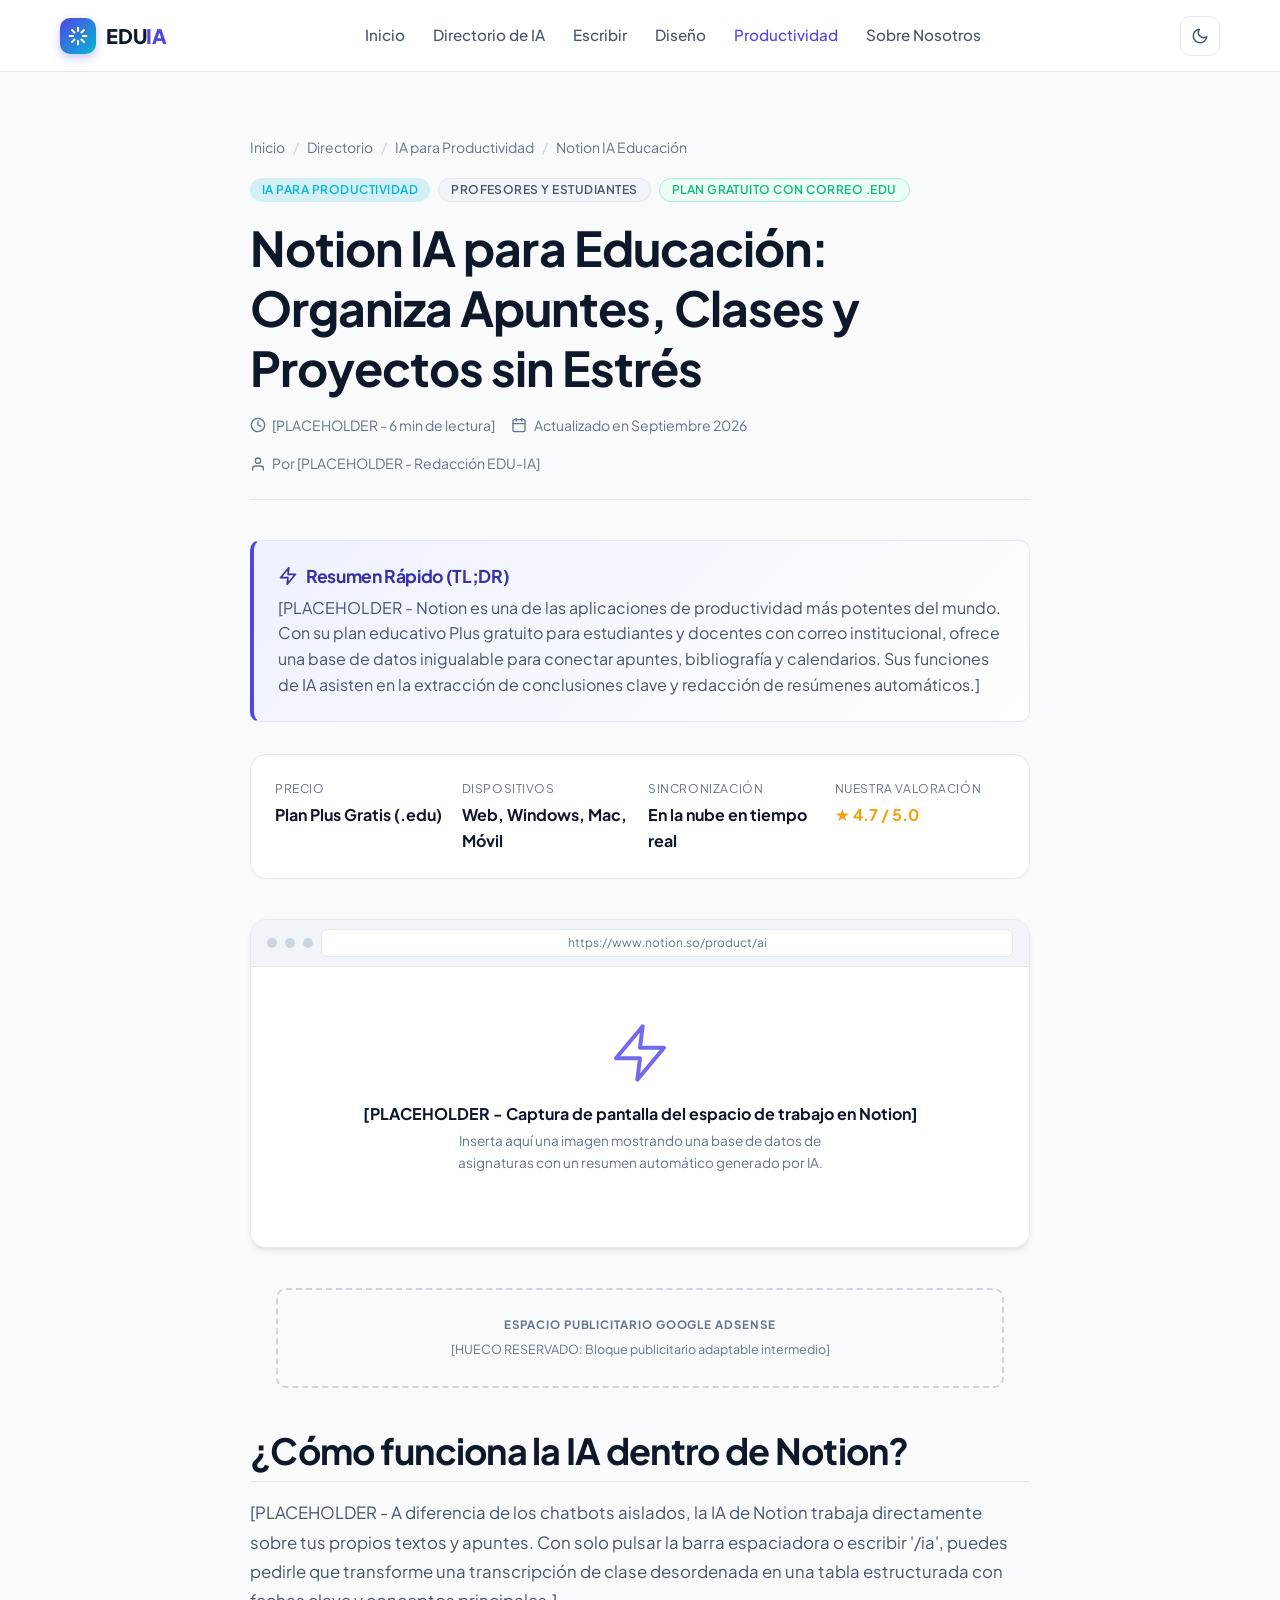
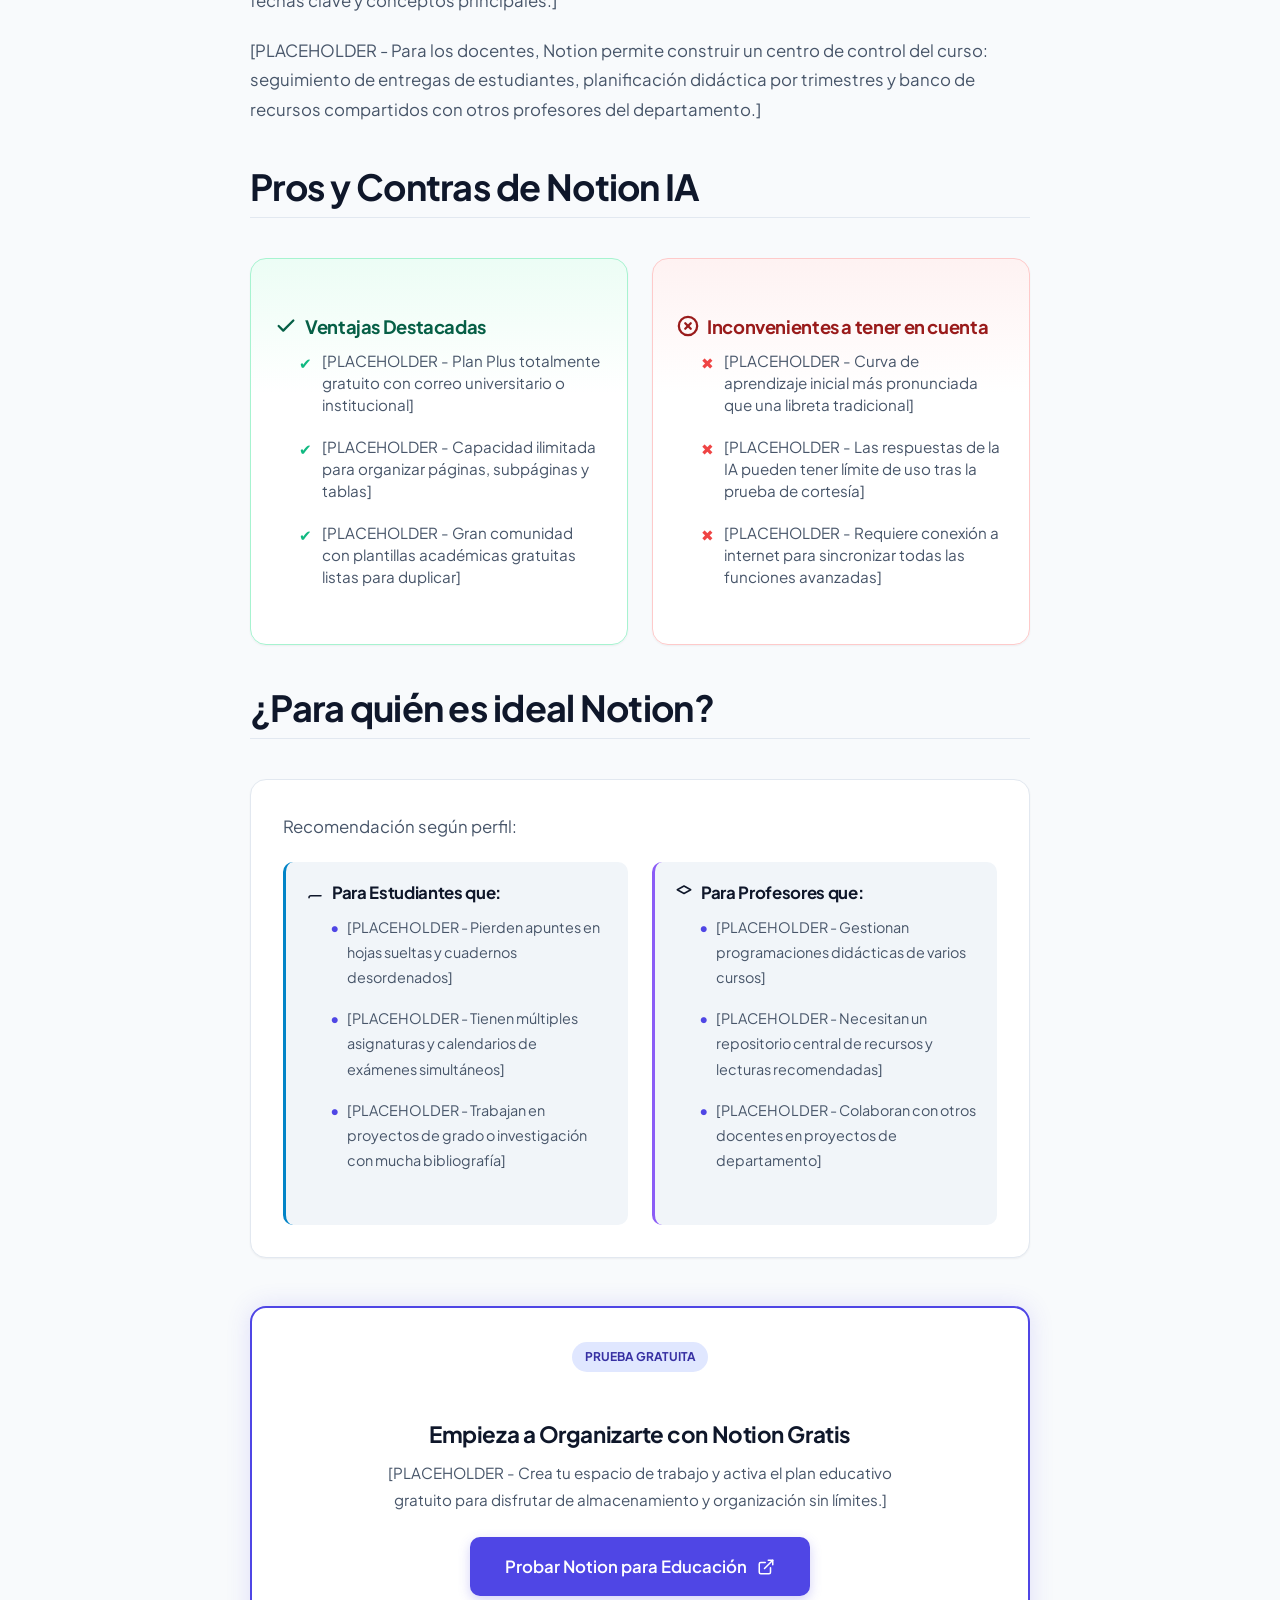
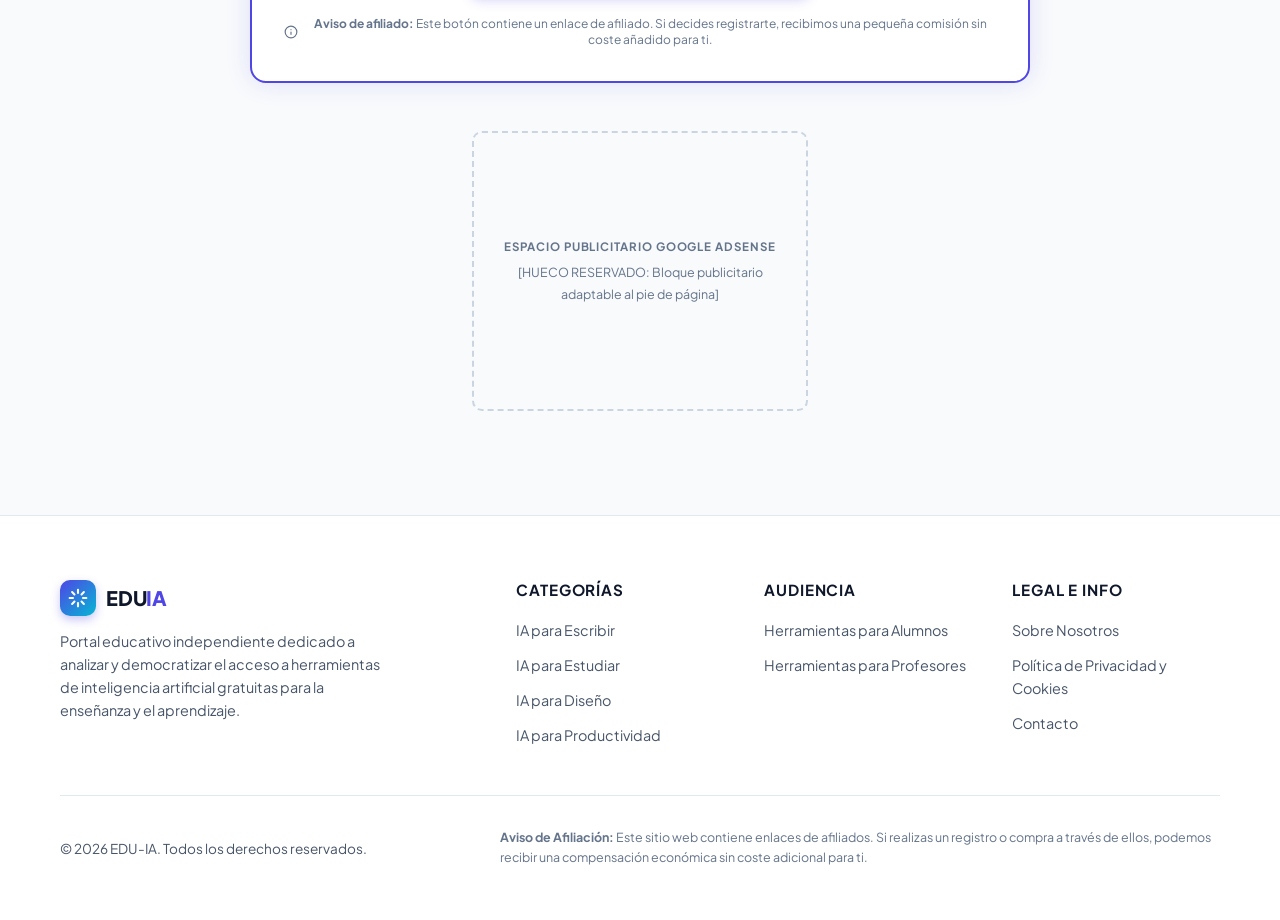
<file: articulos/notion-ia-productividad.html>
<!DOCTYPE html>
<html lang="es">
<head>
  <meta charset="UTF-8">
  <meta name="viewport" content="width=device-width, initial-scale=1.0">
  <title>Notion IA para Educación: Organización de Apuntes y Clases | EDU-IA</title>
  <meta name="description" content="[PLACEHOLDER - Descubre cómo estudiantes y profesores pueden aprovechar Notion y sus funciones de IA gratuitas para resumir apuntes, planificar semestres y organizar asignaturas].">
  <meta name="robots" content="index, follow">
  <link rel="canonical" href="https://ejemplo.com/articulos/notion-ia-productividad.html">

  <meta property="og:type" content="article">
  <meta property="og:title" content="Notion IA para Educación: Reseña y Guía Completa | EDU-IA">
  <meta property="og:description" content="[PLACEHOLDER - Cómo estructurar apuntes universitarios y lecciones con el asistente inteligente de Notion].">
  <meta property="og:url" content="https://ejemplo.com/articulos/notion-ia-productividad.html">

  <link rel="preconnect" href="https://fonts.googleapis.com">
  <link rel="preconnect" href="https://fonts.gstatic.com" crossorigin>
  <link href="https://fonts.googleapis.com/css2?family=Plus+Jakarta+Sans:wght@400;500;600;700;800&display=swap" rel="stylesheet">
  <link rel="stylesheet" href="../css/styles.css">

  <script type="application/ld+json">
  {
    "@context": "https://schema.org",
    "@type": "Article",
    "headline": "Notion IA para Educación: Organización de Apuntes y Clases",
    "description": "[PLACEHOLDER - Análisis detallado de Notion IA en el ámbito universitario y escolar]",
    "author": {
      "@type": "Person",
      "name": "Equipo EDU-IA"
    },
    "publisher": {
      "@type": "Organization",
      "name": "EDU-IA"
    },
    "datePublished": "2026-09-25",
    "dateModified": "2026-09-25",
    "mainEntityOfPage": "https://ejemplo.com/articulos/notion-ia-productividad.html"
  }
  </script>
</head>
<body>

  <!-- Cabecera -->
  <header class="header">
    <div class="container header-container">
      <a href="../index.html" class="logo" aria-label="EDU-IA - Inicio">
        <div class="logo-icon">
          <svg width="20" height="20" viewBox="0 0 24 24" fill="none" stroke="currentColor" stroke-width="2.5" stroke-linecap="round" stroke-linejoin="round">
            <path d="M12 2v4M12 18v4M4.93 4.93l2.83 2.83M16.24 16.24l2.83 2.83M2 12h4M18 12h4M4.93 19.07l2.83-2.83M16.24 7.76l2.83-2.83"></path>
          </svg>
        </div>
        <span class="logo-text">EDU<span>IA</span></span>
      </a>

      <nav class="nav-desktop" aria-label="Navegación principal">
        <a href="../index.html" class="nav-link">Inicio</a>
        <a href="../categoria.html" class="nav-link">Directorio de IA</a>
        <a href="../categoria.html?cat=escribir" class="nav-link">Escribir</a>
        <a href="../categoria.html?cat=diseno" class="nav-link">Diseño</a>
        <a href="../categoria.html?cat=productividad" class="nav-link active">Productividad</a>
        <a href="../sobre.html" class="nav-link">Sobre Nosotros</a>
      </nav>

      <div class="header-actions">
        <button class="theme-toggle" type="button" aria-label="Cambiar modo de color" aria-pressed="false">
          <svg class="icon-sun" width="19" height="19" viewBox="0 0 24 24" fill="none" stroke="currentColor" stroke-width="2" stroke-linecap="round" stroke-linejoin="round">
            <circle cx="12" cy="12" r="5"></circle>
            <line x1="12" y1="1" x2="12" y2="3"></line>
            <line x1="12" y1="21" x2="12" y2="23"></line>
            <line x1="4.22" y1="4.22" x2="5.64" y2="5.64"></line>
            <line x1="18.36" y1="18.36" x2="19.78" y2="19.78"></line>
            <line x1="1" y1="12" x2="3" y2="12"></line>
            <line x1="21" y1="12" x2="23" y2="12"></line>
            <line x1="4.22" y1="19.78" x2="5.64" y2="18.36"></line>
            <line x1="18.36" y1="5.64" x2="19.78" y2="4.22"></line>
          </svg>
          <svg class="icon-moon" width="18" height="18" viewBox="0 0 24 24" fill="none" stroke="currentColor" stroke-width="2" stroke-linecap="round" stroke-linejoin="round">
            <path d="M21 12.79A9 9 0 1 1 11.21 3 7 7 0 0 0 21 12.79z"></path>
          </svg>
        </button>

        <button class="menu-toggle" type="button" aria-label="Abrir menú de navegación" aria-expanded="false">
          <svg width="22" height="22" viewBox="0 0 24 24" fill="none" stroke="currentColor" stroke-width="2" stroke-linecap="round" stroke-linejoin="round">
            <line x1="3" y1="12" x2="21" y2="12"></line>
            <line x1="3" y1="6" x2="21" y2="6"></line>
            <line x1="3" y1="18" x2="21" y2="18"></line>
          </svg>
        </button>
      </div>
    </div>
  </header>

  <!-- Menú móvil -->
  <div class="mobile-nav" aria-label="Menú móvil">
    <a href="../index.html" class="nav-link">Inicio</a>
    <a href="../categoria.html" class="nav-link">Todas las herramientas</a>
    <a href="../categoria.html?cat=escribir" class="nav-link">IA para Escribir</a>
    <a href="../categoria.html?cat=estudiar" class="nav-link">IA para Estudiar</a>
    <a href="../categoria.html?cat=diseno" class="nav-link">IA para Diseño</a>
    <a href="../categoria.html?cat=productividad" class="nav-link">IA para Productividad</a>
    <a href="../sobre.html" class="nav-link">Sobre Nosotros</a>
    <a href="../contacto.html" class="nav-link">Contacto</a>
  </div>

  <main class="main-content section">
    <article class="container container-narrow">

      <!-- Breadcrumbs -->
      <nav class="breadcrumbs" aria-label="Ruta de navegación">
        <a href="../index.html">Inicio</a>
        <span class="breadcrumbs-separator">/</span>
        <a href="../categoria.html">Directorio</a>
        <span class="breadcrumbs-separator">/</span>
        <a href="../categoria.html?cat=productividad">IA para Productividad</a>
        <span class="breadcrumbs-separator">/</span>
        <span aria-current="page">Notion IA Educación</span>
      </nav>

      <!-- Encabezado del artículo -->
      <header class="article-header">
        <div style="display: flex; gap: 0.5rem; flex-wrap: wrap; margin-bottom: 1rem;">
          <span class="badge badge-accent">IA para Productividad</span>
          <span class="badge badge-audience">Profesores y Estudiantes</span>
          <span class="badge badge-success">Plan Gratuito con Correo .EDU</span>
        </div>

        <h1>Notion IA para Educación: Organiza Apuntes, Clases y Proyectos sin Estrés</h1>

        <div class="article-meta-row">
          <div class="article-meta-item">
            <svg width="16" height="16" viewBox="0 0 24 24" fill="none" stroke="currentColor" stroke-width="2" stroke-linecap="round" stroke-linejoin="round"><circle cx="12" cy="12" r="10"></circle><polyline points="12 6 12 12 16 14"></polyline></svg>
            <span>[PLACEHOLDER - 6 min de lectura]</span>
          </div>
          <div class="article-meta-item">
            <svg width="16" height="16" viewBox="0 0 24 24" fill="none" stroke="currentColor" stroke-width="2" stroke-linecap="round" stroke-linejoin="round"><rect x="3" y="4" width="18" height="18" rx="2" ry="2"></rect><line x1="16" y1="2" x2="16" y2="6"></line><line x1="8" y1="2" x2="8" y2="6"></line><line x1="3" y1="10" x2="21" y2="10"></line></svg>
            <time datetime="2026-09-25">Actualizado en Septiembre 2026</time>
          </div>
          <div class="article-meta-item">
            <svg width="16" height="16" viewBox="0 0 24 24" fill="none" stroke="currentColor" stroke-width="2" stroke-linecap="round" stroke-linejoin="round"><path d="M20 21v-2a4 4 0 0 0-4-4H8a4 4 0 0 0-4 4v2"></path><circle cx="12" cy="7" r="4"></circle></svg>
            <span>Por [PLACEHOLDER - Redacción EDU-IA]</span>
          </div>
        </div>
      </header>

      <!-- Resumen Rápido (TL;DR) -->
      <section class="tldr-box" aria-label="Resumen rápido">
        <h2 class="tldr-title">
          <svg width="20" height="20" viewBox="0 0 24 24" fill="none" stroke="currentColor" stroke-width="2" stroke-linecap="round" stroke-linejoin="round"><polygon points="13 2 3 14 12 14 11 22 21 10 12 10 13 2"></polygon></svg>
          Resumen Rápido (TL;DR)
        </h2>
        <p>[PLACEHOLDER - Notion es una de las aplicaciones de productividad más potentes del mundo. Con su plan educativo Plus gratuito para estudiantes y docentes con correo institucional, ofrece una base de datos inigualable para conectar apuntes, bibliografía y calendarios. Sus funciones de IA asisten en la extracción de conclusiones clave y redacción de resúmenes automáticos.]</p>
      </section>

      <!-- Ficha Técnica -->
      <section class="specs-card" aria-label="Ficha de especificaciones">
        <div class="specs-grid">
          <div class="spec-item">
            <span class="spec-label">Precio</span>
            <span class="spec-value">Plan Plus Gratis (.edu)</span>
          </div>
          <div class="spec-item">
            <span class="spec-label">Dispositivos</span>
            <span class="spec-value">Web, Windows, Mac, Móvil</span>
          </div>
          <div class="spec-item">
            <span class="spec-label">Sincronización</span>
            <span class="spec-value">En la nube en tiempo real</span>
          </div>
          <div class="spec-item">
            <span class="spec-label">Nuestra Valoración</span>
            <span class="spec-value" style="color: #f59e0b;">★ 4.7 / 5.0</span>
          </div>
        </div>
      </section>

      <!-- Hueco para Captura de Pantalla -->
      <section class="screenshot-placeholder" aria-label="Captura de pantalla de Notion IA">
        <div class="mockup-bar">
          <span class="mockup-dot"></span>
          <span class="mockup-dot"></span>
          <span class="mockup-dot"></span>
          <div class="mockup-url-bar">https://www.notion.so/product/ai</div>
        </div>
        <div class="mockup-canvas">
          <svg class="mockup-icon" viewBox="0 0 24 24" fill="none" stroke="currentColor" stroke-width="1.5" stroke-linecap="round" stroke-linejoin="round">
            <polygon points="13 2 3 14 12 14 11 22 21 10 12 10 13 2"></polygon>
          </svg>
          <p class="mockup-label">[PLACEHOLDER - Captura de pantalla del espacio de trabajo en Notion]</p>
          <p class="mockup-note">Inserta aquí una imagen mostrando una base de datos de asignaturas con un resumen automático generado por IA.</p>
        </div>
      </section>

      <!-- Espacio Publicitario AdSense -->
      <div id="adsense-article-top" class="adsense-placeholder adsense-leaderboard" role="region" aria-label="Espacio publicitario superior del artículo">
        <span class="ad-label">Espacio Publicitario Google AdSense</span>
        <p class="ad-note">[HUECO RESERVADO: Bloque publicitario adaptable intermedio]</p>
      </div>

      <!-- Contenido del Artículo -->
      <div class="article-body">
        <h2>¿Cómo funciona la IA dentro de Notion?</h2>
        <p>[PLACEHOLDER - A diferencia de los chatbots aislados, la IA de Notion trabaja directamente sobre tus propios textos y apuntes. Con solo pulsar la barra espaciadora o escribir '/ia', puedes pedirle que transforme una transcripción de clase desordenada en una tabla estructurada con fechas clave y conceptos principales.]</p>
        <p>[PLACEHOLDER - Para los docentes, Notion permite construir un centro de control del curso: seguimiento de entregas de estudiantes, planificación didáctica por trimestres y banco de recursos compartidos con otros profesores del departamento.]</p>

        <!-- Pros y Contras -->
        <h2>Pros y Contras de Notion IA</h2>
        <div class="pros-cons-container">
          <div class="pros-box">
            <h3 class="pros-cons-title pros-title">
              <svg width="22" height="22" viewBox="0 0 24 24" fill="none" stroke="currentColor" stroke-width="2.5" stroke-linecap="round" stroke-linejoin="round"><polyline points="20 6 9 17 4 12"></polyline></svg>
              Ventajas Destacadas
            </h3>
            <ul class="pros-cons-list">
              <li class="pros-cons-item">
                <span class="pros-icon">✔</span>
                <span>[PLACEHOLDER - Plan Plus totalmente gratuito con correo universitario o institucional]</span>
              </li>
              <li class="pros-cons-item">
                <span class="pros-icon">✔</span>
                <span>[PLACEHOLDER - Capacidad ilimitada para organizar páginas, subpáginas y tablas]</span>
              </li>
              <li class="pros-cons-item">
                <span class="pros-icon">✔</span>
                <span>[PLACEHOLDER - Gran comunidad con plantillas académicas gratuitas listas para duplicar]</span>
              </li>
            </ul>
          </div>

          <div class="cons-box">
            <h3 class="pros-cons-title cons-title">
              <svg width="22" height="22" viewBox="0 0 24 24" fill="none" stroke="currentColor" stroke-width="2.5" stroke-linecap="round" stroke-linejoin="round"><circle cx="12" cy="12" r="10"></circle><line x1="15" y1="9" x2="9" y2="15"></line><line x1="9" y1="9" x2="15" y2="15"></line></svg>
              Inconvenientes a tener en cuenta
            </h3>
            <ul class="pros-cons-list">
              <li class="pros-cons-item">
                <span class="cons-icon">✖</span>
                <span>[PLACEHOLDER - Curva de aprendizaje inicial más pronunciada que una libreta tradicional]</span>
              </li>
              <li class="pros-cons-item">
                <span class="cons-icon">✖</span>
                <span>[PLACEHOLDER - Las respuestas de la IA pueden tener límite de uso tras la prueba de cortesía]</span>
              </li>
              <li class="pros-cons-item">
                <span class="cons-icon">✖</span>
                <span>[PLACEHOLDER - Requiere conexión a internet para sincronizar todas las funciones avanzadas]</span>
              </li>
            </ul>
          </div>
        </div>

        <!-- Para quién es ideal -->
        <h2>¿Para quién es ideal Notion?</h2>
        <div class="ideal-for-card">
          <p style="margin-bottom: 1rem;">Recomendación según perfil:</p>
          <div class="ideal-grid">
            <div class="ideal-column estudiantes">
              <h4>
                <svg width="18" height="18" viewBox="0 0 24 24" fill="none" stroke="currentColor" stroke-width="2" stroke-linecap="round" stroke-linejoin="round"><path d="M4 19.5A2.5 2.5 0 0 1 6.5 17H20"></path></svg>
                Para Estudiantes que:
              </h4>
              <ul>
                <li>[PLACEHOLDER - Pierden apuntes en hojas sueltas y cuadernos desordenados]</li>
                <li>[PLACEHOLDER - Tienen múltiples asignaturas y calendarios de exámenes simultáneos]</li>
                <li>[PLACEHOLDER - Trabajan en proyectos de grado o investigación con mucha bibliografía]</li>
              </ul>
            </div>

            <div class="ideal-column profesores">
              <h4>
                <svg width="18" height="18" viewBox="0 0 24 24" fill="none" stroke="currentColor" stroke-width="2" stroke-linecap="round" stroke-linejoin="round"><path d="M12 14l9-5-9-5-9 5 9 5z"></path></svg>
                Para Profesores que:
              </h4>
              <ul>
                <li>[PLACEHOLDER - Gestionan programaciones didácticas de varios cursos]</li>
                <li>[PLACEHOLDER - Necesitan un repositorio central de recursos y lecturas recomendadas]</li>
                <li>[PLACEHOLDER - Colaboran con otros docentes en proyectos de departamento]</li>
              </ul>
            </div>
          </div>
        </div>

        <!-- CTA Afiliado con Aviso Visible Obligatorio -->
        <div class="affiliate-box">
          <span class="affiliate-badge">Prueba Gratuita</span>
          <h3 class="affiliate-title">Empieza a Organizarte con Notion Gratis</h3>
          <p class="affiliate-desc">[PLACEHOLDER - Crea tu espacio de trabajo y activa el plan educativo gratuito para disfrutar de almacenamiento y organización sin límites.]</p>
          <a href="https://www.notion.so/product/ai" target="_blank" rel="noopener noreferrer nofollow" class="btn btn-primary affiliate-btn">
            Probar Notion para Educación
            <svg width="18" height="18" viewBox="0 0 24 24" fill="none" stroke="currentColor" stroke-width="2" stroke-linecap="round" stroke-linejoin="round">
              <path d="M18 13v6a2 2 0 0 1-2 2H5a2 2 0 0 1-2-2V8a2 2 0 0 1 2-2h6"></path>
              <polyline points="15 3 21 3 21 9"></polyline>
              <line x1="10" y1="14" x2="21" y2="3"></line>
            </svg>
          </a>
          <div class="affiliate-disclaimer">
            <svg viewBox="0 0 24 24" fill="none" stroke="currentColor" stroke-width="2" stroke-linecap="round" stroke-linejoin="round">
              <circle cx="12" cy="12" r="10"></circle>
              <line x1="12" y1="16" x2="12" y2="12"></line>
              <line x1="12" y1="8" x2="12.01" y2="8"></line>
            </svg>
            <span><strong>Aviso de afiliado:</strong> Este botón contiene un enlace de afiliado. Si decides registrarte, recibimos una pequeña comisión sin coste añadido para ti.</span>
          </div>
        </div>

        <!-- Hueco Reservado AdSense Pie de Artículo -->
        <div id="adsense-article-bottom" class="adsense-placeholder adsense-rectangle" role="region" aria-label="Espacio publicitario inferior">
          <span class="ad-label">Espacio Publicitario Google AdSense</span>
          <p class="ad-note">[HUECO RESERVADO: Bloque publicitario adaptable al pie de página]</p>
        </div>
      </div>
    </article>
  </main>

  <!-- Pie de página -->
  <footer class="footer">
    <div class="container">
      <div class="footer-grid">
        <div class="footer-brand">
          <a href="../index.html" class="logo">
            <div class="logo-icon">
              <svg width="20" height="20" viewBox="0 0 24 24" fill="none" stroke="currentColor" stroke-width="2.5" stroke-linecap="round" stroke-linejoin="round">
                <path d="M12 2v4M12 18v4M4.93 4.93l2.83 2.83M16.24 16.24l2.83 2.83M2 12h4M18 12h4M4.93 19.07l2.83-2.83M16.24 7.76l2.83-2.83"></path>
              </svg>
            </div>
            <span class="logo-text">EDU<span>IA</span></span>
          </a>
          <p>Portal educativo independiente dedicado a analizar y democratizar el acceso a herramientas de inteligencia artificial gratuitas para la enseñanza y el aprendizaje.</p>
        </div>

        <div class="footer-col">
          <h4>Categorías</h4>
          <div class="footer-links">
            <a href="../categoria.html?cat=escribir">IA para Escribir</a>
            <a href="../categoria.html?cat=estudiar">IA para Estudiar</a>
            <a href="../categoria.html?cat=diseno">IA para Diseño</a>
            <a href="../categoria.html?cat=productividad">IA para Productividad</a>
          </div>
        </div>

        <div class="footer-col">
          <h4>Audiencia</h4>
          <div class="footer-links">
            <a href="../categoria.html?aud=estudiantes">Herramientas para Alumnos</a>
            <a href="../categoria.html?aud=profesores">Herramientas para Profesores</a>
          </div>
        </div>

        <div class="footer-col">
          <h4>Legal e Info</h4>
          <div class="footer-links">
            <a href="../sobre.html">Sobre Nosotros</a>
            <a href="../privacidad.html">Política de Privacidad y Cookies</a>
            <a href="../contacto.html">Contacto</a>
          </div>
        </div>
      </div>

      <div class="footer-bottom">
        <p>&copy; 2026 EDU-IA. Todos los derechos reservados.</p>
        <p class="footer-bottom-disclaimer">
          <strong>Aviso de Afiliación:</strong> Este sitio web contiene enlaces de afiliados. Si realizas un registro o compra a través de ellos, podemos recibir una compensación económica sin coste adicional para ti.
        </p>
      </div>
    </div>
  </footer>

  <script src="../js/main.js"></script>
</body>
</html>
</file>
<file: css/styles.css>
/* ==========================================================================
   EDU-IA: Directorio de Herramientas de Inteligencia Artificial Gratuitas
   Diseño Moderno SaaS - 100% Responsive - Modo Claro y Oscuro
   ========================================================================== */

/* --------------------------------------------------------------------------
   Variables de Diseño y Paleta de Colores
   -------------------------------------------------------------------------- */
:root {
  /* Modo Claro (Predeterminado) */
  --bg-body: #f8fafc;
  --bg-surface: #ffffff;
  --bg-surface-elevated: #ffffff;
  --bg-subtle: #f1f5f9;
  --bg-accent-soft: #eef2ff;
  
  --border-color: #e2e8f0;
  --border-color-hover: #cbd5e1;
  
  --text-main: #0f172a;
  --text-secondary: #475569;
  --text-muted: #64748b;
  --text-inverse: #ffffff;
  
  --primary: #4f46e5;
  --primary-hover: #4338ca;
  --primary-light: #e0e7ff;
  --primary-text: #3730a3;
  
  --accent: #06b6d4;
  --accent-hover: #0891b2;
  
  --success: #10b981;
  --success-bg: #ecfdf5;
  --success-border: #a7f3d0;
  --success-text: #065f46;
  
  --danger: #ef4444;
  --danger-bg: #fef2f2;
  --danger-border: #fecaca;
  --danger-text: #991b1b;
  
  --warning: #f59e0b;
  --warning-bg: #fffbeb;
  
  --ad-bg: #f8fafc;
  --ad-border: #cbd5e1;
  --ad-text: #64748b;
  
  --shadow-sm: 0 1px 2px 0 rgba(0, 0, 0, 0.05);
  --shadow-md: 0 4px 6px -1px rgba(0, 0, 0, 0.08), 0 2px 4px -2px rgba(0, 0, 0, 0.05);
  --shadow-lg: 0 10px 15px -3px rgba(0, 0, 0, 0.08), 0 4px 6px -4px rgba(0, 0, 0, 0.04);
  --shadow-glow: 0 0 25px rgba(79, 70, 229, 0.15);
  
  --radius-sm: 6px;
  --radius-md: 10px;
  --radius-lg: 16px;
  --radius-full: 9999px;
  
  --font-sans: 'Plus Jakarta Sans', system-ui, -apple-system, BlinkMacSystemFont, 'Segoe UI', Roboto, Helvetica, Arial, sans-serif;
  --font-mono: ui-monospace, SFMono-Regular, Menlo, Monaco, Consolas, monospace;
  
  --header-height: 72px;
  --container-max: 1200px;
  --transition-fast: 0.15s ease;
  --transition-normal: 0.25s ease;
}

[data-theme="dark"] {
  --bg-body: #0b0f19;
  --bg-surface: #111827;
  --bg-surface-elevated: #1a2234;
  --bg-subtle: #1e293b;
  --bg-accent-soft: rgba(79, 70, 229, 0.15);
  
  --border-color: #1f293d;
  --border-color-hover: #334155;
  
  --text-main: #f8fafc;
  --text-secondary: #cbd5e1;
  --text-muted: #94a3b8;
  --text-inverse: #0f172a;
  
  --primary: #6366f1;
  --primary-hover: #4f46e5;
  --primary-light: rgba(99, 102, 241, 0.2);
  --primary-text: #c7d2fe;
  
  --accent: #22d3ee;
  --accent-hover: #06b6d4;
  
  --success: #34d399;
  --success-bg: rgba(16, 185, 129, 0.12);
  --success-border: rgba(52, 211, 153, 0.25);
  --success-text: #a7f3d0;
  
  --danger: #f87171;
  --danger-bg: rgba(239, 68, 68, 0.12);
  --danger-border: rgba(248, 113, 113, 0.25);
  --danger-text: #fecaca;
  
  --ad-bg: #0d1322;
  --ad-border: #1e293b;
  --ad-text: #64748b;
  
  --shadow-sm: 0 1px 2px 0 rgba(0, 0, 0, 0.4);
  --shadow-md: 0 4px 6px -1px rgba(0, 0, 0, 0.4);
  --shadow-lg: 0 10px 15px -3px rgba(0, 0, 0, 0.5);
  --shadow-glow: 0 0 30px rgba(99, 102, 241, 0.25);
}

/* --------------------------------------------------------------------------
   Reset & Base
   -------------------------------------------------------------------------- */
*, *::before, *::after {
  box-sizing: border-box;
  margin: 0;
  padding: 0;
}

html {
  font-size: 16px;
  scroll-behavior: smooth;
  -webkit-text-size-adjust: 100%;
}

body {
  font-family: var(--font-sans);
  background-color: var(--bg-body);
  color: var(--text-main);
  line-height: 1.6;
  min-height: 100vh;
  display: flex;
  flex-direction: column;
  transition: background-color var(--transition-normal), color var(--transition-normal);
  text-rendering: optimizeLegibility;
  -webkit-font-smoothing: antialiased;
}

img, svg {
  display: block;
  max-width: 100%;
}

a {
  color: var(--primary);
  text-decoration: none;
  transition: color var(--transition-fast);
}

a:hover {
  color: var(--primary-hover);
}

button, input, select, textarea {
  font: inherit;
  color: inherit;
}

button {
  cursor: pointer;
  border: none;
  background: none;
}

ul, ol {
  list-style: none;
}

/* --------------------------------------------------------------------------
   Layout & Container
   -------------------------------------------------------------------------- */
.container {
  width: 100%;
  max-width: var(--container-max);
  margin-left: auto;
  margin-right: auto;
  padding-left: 1.25rem;
  padding-right: 1.25rem;
}

.container-narrow {
  max-width: 820px;
}

.main-content {
  flex: 1 0 auto;
}

.section {
  padding: 4rem 0;
}

.section-sm {
  padding: 2.5rem 0;
}

/* --------------------------------------------------------------------------
   Typography
   -------------------------------------------------------------------------- */
h1, h2, h3, h4, h5, h6 {
  color: var(--text-main);
  line-height: 1.25;
  font-weight: 700;
  letter-spacing: -0.02em;
}

h1 { font-size: clamp(2rem, 4vw, 3rem); margin-bottom: 1rem; }
h2 { font-size: clamp(1.5rem, 3vw, 2.25rem); margin-bottom: 0.875rem; }
h3 { font-size: clamp(1.25rem, 2vw, 1.5rem); margin-bottom: 0.75rem; }
h4 { font-size: 1.125rem; margin-bottom: 0.5rem; }

p {
  color: var(--text-secondary);
  margin-bottom: 1.25rem;
}

.lead {
  font-size: 1.15rem;
  line-height: 1.6;
  color: var(--text-secondary);
}

.text-center { text-align: center; }
.text-muted { color: var(--text-muted); }
.text-primary { color: var(--primary); }

/* --------------------------------------------------------------------------
   Badges, Pills & Labels
   -------------------------------------------------------------------------- */
.badge {
  display: inline-flex;
  align-items: center;
  gap: 0.35rem;
  padding: 0.3rem 0.75rem;
  font-size: 0.75rem;
  font-weight: 600;
  text-transform: uppercase;
  letter-spacing: 0.04em;
  border-radius: var(--radius-full);
  line-height: 1;
}

.badge-primary {
  background-color: var(--primary-light);
  color: var(--primary-text);
}

.badge-accent {
  background-color: rgba(6, 182, 212, 0.15);
  color: var(--accent);
}

.badge-success {
  background-color: var(--success-bg);
  color: var(--success);
  border: 1px solid var(--success-border);
}

.badge-audience {
  background-color: var(--bg-subtle);
  color: var(--text-secondary);
  border: 1px solid var(--border-color);
}

.badge-audience.docente {
  background-color: rgba(139, 92, 246, 0.12);
  color: #8b5cf6;
  border-color: rgba(139, 92, 246, 0.25);
}

.badge-audience.estudiante {
  background-color: rgba(14, 165, 233, 0.12);
  color: #0284c7;
  border-color: rgba(14, 165, 233, 0.25);
}

/* --------------------------------------------------------------------------
   Buttons
   -------------------------------------------------------------------------- */
.btn {
  display: inline-flex;
  align-items: center;
  justify-content: center;
  gap: 0.5rem;
  padding: 0.75rem 1.5rem;
  font-weight: 600;
  font-size: 0.95rem;
  border-radius: var(--radius-md);
  transition: all var(--transition-fast);
  text-decoration: none;
  cursor: pointer;
  white-space: nowrap;
}

.btn-primary {
  background-color: var(--primary);
  color: #ffffff !important;
  box-shadow: 0 4px 12px rgba(79, 70, 229, 0.25);
}

.btn-primary:hover {
  background-color: var(--primary-hover);
  transform: translateY(-1px);
  box-shadow: 0 6px 16px rgba(79, 70, 229, 0.35);
}

.btn-secondary {
  background-color: var(--bg-surface);
  color: var(--text-main);
  border: 1px solid var(--border-color);
}

.btn-secondary:hover {
  background-color: var(--bg-subtle);
  border-color: var(--border-color-hover);
}

.btn-sm {
  padding: 0.45rem 0.9rem;
  font-size: 0.85rem;
}

.btn-lg {
  padding: 0.95rem 2rem;
  font-size: 1.05rem;
}

.btn-block {
  width: 100%;
}

.btn-icon-only {
  padding: 0.6rem;
  border-radius: var(--radius-md);
  color: var(--text-secondary);
  border: 1px solid var(--border-color);
  background-color: var(--bg-surface);
}

.btn-icon-only:hover {
  color: var(--text-main);
  background-color: var(--bg-subtle);
}

/* --------------------------------------------------------------------------
   Header & Navigation
   -------------------------------------------------------------------------- */
.header {
  position: sticky;
  top: 0;
  z-index: 100;
  background-color: rgba(255, 255, 255, 0.88);
  backdrop-filter: blur(12px);
  -webkit-backdrop-filter: blur(12px);
  border-bottom: 1px solid var(--border-color);
  height: var(--header-height);
  display: flex;
  align-items: center;
  transition: background-color var(--transition-normal), border-color var(--transition-normal);
}

[data-theme="dark"] .header {
  background-color: rgba(17, 24, 39, 0.85);
}

.header-container {
  display: flex;
  align-items: center;
  justify-content: space-between;
  width: 100%;
}

.logo {
  display: flex;
  align-items: center;
  gap: 0.65rem;
  font-size: 1.25rem;
  font-weight: 800;
  color: var(--text-main);
  text-decoration: none;
  letter-spacing: -0.02em;
}

.logo-icon {
  width: 36px;
  height: 36px;
  border-radius: var(--radius-md);
  background: linear-gradient(135deg, var(--primary), var(--accent));
  display: flex;
  align-items: center;
  justify-content: center;
  color: #ffffff;
  box-shadow: 0 4px 10px rgba(79, 70, 229, 0.3);
}

.logo-text span {
  color: var(--primary);
}

.nav-desktop {
  display: none;
  align-items: center;
  gap: 1.75rem;
}

.nav-link {
  font-size: 0.95rem;
  font-weight: 500;
  color: var(--text-secondary);
  transition: color var(--transition-fast);
  display: inline-flex;
  align-items: center;
  gap: 0.25rem;
}

.nav-link:hover, .nav-link.active {
  color: var(--primary);
}

.header-actions {
  display: flex;
  align-items: center;
  gap: 0.75rem;
}

.theme-toggle {
  display: flex;
  align-items: center;
  justify-content: center;
  width: 40px;
  height: 40px;
  border-radius: var(--radius-md);
  border: 1px solid var(--border-color);
  background-color: var(--bg-surface);
  color: var(--text-secondary);
  transition: all var(--transition-fast);
}

.theme-toggle:hover {
  color: var(--primary);
  border-color: var(--border-color-hover);
  background-color: var(--bg-subtle);
}

.theme-toggle .icon-sun { display: none; }
.theme-toggle .icon-moon { display: block; }
[data-theme="dark"] .theme-toggle .icon-sun { display: block; }
[data-theme="dark"] .theme-toggle .icon-moon { display: none; }

.menu-toggle {
  display: flex;
  align-items: center;
  justify-content: center;
  width: 40px;
  height: 40px;
  border-radius: var(--radius-md);
  border: 1px solid var(--border-color);
  background-color: var(--bg-surface);
  color: var(--text-main);
}

/* Menú móvil */
.mobile-nav {
  position: fixed;
  top: var(--header-height);
  left: 0;
  right: 0;
  bottom: 0;
  background-color: var(--bg-surface);
  border-top: 1px solid var(--border-color);
  padding: 1.5rem;
  display: none;
  flex-direction: column;
  gap: 1rem;
  z-index: 99;
  overflow-y: auto;
}

.mobile-nav.open {
  display: flex;
}

.mobile-nav .nav-link {
  font-size: 1.15rem;
  padding: 0.75rem 0;
  border-bottom: 1px solid var(--border-color);
}

/* --------------------------------------------------------------------------
   Hero Section
   -------------------------------------------------------------------------- */
.hero {
  padding: 4.5rem 0 3.5rem;
  background: radial-gradient(circle at 50% 0%, var(--bg-accent-soft) 0%, transparent 70%);
  border-bottom: 1px solid var(--border-color);
  text-align: center;
}

.hero-badge-wrap {
  display: inline-flex;
  margin-bottom: 1.25rem;
}

.hero-title {
  max-width: 840px;
  margin-left: auto;
  margin-right: auto;
}

.hero-title span {
  background: linear-gradient(135deg, var(--primary) 0%, var(--accent) 100%);
  -webkit-background-clip: text;
  -webkit-text-fill-color: transparent;
}

.hero-subtitle {
  max-width: 650px;
  margin: 0 auto 2rem;
  font-size: 1.2rem;
}

.search-box-hero {
  max-width: 600px;
  margin: 0 auto 1.5rem;
  position: relative;
}

.search-input-wrapper {
  position: relative;
  display: flex;
  align-items: center;
}

.search-icon-inside {
  position: absolute;
  left: 1.1rem;
  color: var(--text-muted);
  pointer-events: none;
  width: 20px;
  height: 20px;
}

.search-input {
  width: 100%;
  padding: 1rem 1rem 1rem 3rem;
  font-size: 1.05rem;
  background-color: var(--bg-surface);
  border: 2px solid var(--border-color);
  border-radius: var(--radius-full);
  color: var(--text-main);
  box-shadow: var(--shadow-md);
  transition: all var(--transition-fast);
}

.search-input:focus {
  outline: none;
  border-color: var(--primary);
  box-shadow: var(--shadow-glow);
}

.search-input::placeholder {
  color: var(--text-muted);
}

.quick-tags {
  display: flex;
  align-items: center;
  justify-content: center;
  flex-wrap: wrap;
  gap: 0.5rem;
  margin-top: 1rem;
}

.quick-tag-label {
  font-size: 0.85rem;
  color: var(--text-muted);
  margin-right: 0.25rem;
}

.quick-tag {
  font-size: 0.825rem;
  padding: 0.35rem 0.75rem;
  border-radius: var(--radius-full);
  background-color: var(--bg-surface);
  border: 1px solid var(--border-color);
  color: var(--text-secondary);
  transition: all var(--transition-fast);
  cursor: pointer;
}

.quick-tag:hover {
  border-color: var(--primary);
  color: var(--primary);
}

/* --------------------------------------------------------------------------
   AdSense Placeholder Slots (Reservados con IDs claros)
   -------------------------------------------------------------------------- */
.adsense-placeholder {
  margin: 2.5rem auto;
  padding: 1.25rem;
  background-color: var(--ad-bg);
  border: 2px dashed var(--ad-border);
  border-radius: var(--radius-md);
  text-align: center;
  color: var(--ad-text);
  font-size: 0.825rem;
  display: flex;
  flex-direction: column;
  align-items: center;
  justify-content: center;
  min-height: 110px;
  transition: background-color var(--transition-normal), border-color var(--transition-normal);
}

.adsense-placeholder .ad-label {
  display: inline-flex;
  align-items: center;
  gap: 0.4rem;
  font-weight: 700;
  letter-spacing: 0.08em;
  text-transform: uppercase;
  color: var(--text-muted);
  font-size: 0.72rem;
  margin-bottom: 0.35rem;
}

.adsense-placeholder .ad-note {
  font-size: 0.78rem;
  color: var(--text-muted);
  max-width: 480px;
  margin-bottom: 0;
}

.adsense-leaderboard {
  max-width: 728px;
  min-height: 100px;
}

.adsense-banner {
  max-width: 970px;
  min-height: 120px;
}

.adsense-rectangle {
  max-width: 336px;
  min-height: 280px;
}

/* --------------------------------------------------------------------------
   Categories Grid
   -------------------------------------------------------------------------- */
.section-header {
  display: flex;
  flex-direction: column;
  align-items: flex-start;
  margin-bottom: 2.5rem;
}

.section-header.centered {
  align-items: center;
  text-align: center;
}

.section-tag {
  color: var(--primary);
  font-size: 0.85rem;
  font-weight: 700;
  text-transform: uppercase;
  letter-spacing: 0.06em;
  margin-bottom: 0.5rem;
}

.section-subtitle {
  max-width: 600px;
  margin-top: 0.25rem;
}

.categories-grid {
  display: grid;
  grid-template-columns: 1fr;
  gap: 1.25rem;
}

.category-card {
  display: flex;
  align-items: flex-start;
  gap: 1.25rem;
  padding: 1.5rem;
  background-color: var(--bg-surface);
  border: 1px solid var(--border-color);
  border-radius: var(--radius-lg);
  box-shadow: var(--shadow-sm);
  transition: all var(--transition-normal);
  text-decoration: none;
  color: inherit;
}

.category-card:hover {
  transform: translateY(-3px);
  border-color: var(--primary);
  box-shadow: var(--shadow-md);
}

.category-icon-wrapper {
  width: 52px;
  height: 52px;
  border-radius: var(--radius-md);
  display: flex;
  align-items: center;
  justify-content: center;
  flex-shrink: 0;
}

.category-icon-wrapper.purple { background-color: rgba(99, 102, 241, 0.15); color: #6366f1; }
.category-icon-wrapper.blue { background-color: rgba(14, 165, 233, 0.15); color: #0284c7; }
.category-icon-wrapper.emerald { background-color: rgba(16, 185, 129, 0.15); color: #10b981; }
.category-icon-wrapper.amber { background-color: rgba(245, 158, 11, 0.15); color: #d97706; }

.category-card h3 {
  margin-bottom: 0.35rem;
  font-size: 1.2rem;
}

.category-card p {
  font-size: 0.9rem;
  margin-bottom: 0.5rem;
}

.category-card .category-meta {
  font-size: 0.8rem;
  font-weight: 600;
  color: var(--primary);
  display: flex;
  align-items: center;
  gap: 0.3rem;
}

/* --------------------------------------------------------------------------
   Tools Cards Grid
   -------------------------------------------------------------------------- */
.tools-grid {
  display: grid;
  grid-template-columns: 1fr;
  gap: 1.75rem;
}

.tool-card {
  display: flex;
  flex-direction: column;
  background-color: var(--bg-surface);
  border: 1px solid var(--border-color);
  border-radius: var(--radius-lg);
  padding: 1.75rem;
  box-shadow: var(--shadow-sm);
  transition: all var(--transition-normal);
  position: relative;
}

.tool-card:hover {
  transform: translateY(-4px);
  border-color: var(--primary);
  box-shadow: var(--shadow-lg);
}

.tool-card-header {
  display: flex;
  align-items: flex-start;
  justify-content: space-between;
  gap: 1rem;
  margin-bottom: 1.25rem;
}

.tool-brand {
  display: flex;
  align-items: center;
  gap: 0.9rem;
}

.tool-avatar {
  width: 48px;
  height: 48px;
  border-radius: var(--radius-md);
  background-color: var(--bg-subtle);
  border: 1px solid var(--border-color);
  display: flex;
  align-items: center;
  justify-content: center;
  font-weight: 800;
  font-size: 1.2rem;
  color: var(--primary);
  flex-shrink: 0;
}

.tool-brand-info h3 {
  margin-bottom: 0.2rem;
  font-size: 1.25rem;
}

.tool-rating {
  display: flex;
  align-items: center;
  gap: 0.25rem;
  font-size: 0.85rem;
  font-weight: 600;
  color: var(--text-main);
}

.tool-rating svg {
  color: #f59e0b;
}

.tool-card-badges {
  display: flex;
  flex-wrap: wrap;
  gap: 0.4rem;
  margin-bottom: 1rem;
}

.tool-card-desc {
  font-size: 0.95rem;
  color: var(--text-secondary);
  line-height: 1.55;
  margin-bottom: 1.5rem;
  flex: 1 0 auto;
}

.tool-features-list {
  margin-bottom: 1.5rem;
  display: flex;
  flex-direction: column;
  gap: 0.45rem;
}

.tool-feature-item {
  display: flex;
  align-items: center;
  gap: 0.5rem;
  font-size: 0.875rem;
  color: var(--text-secondary);
}

.tool-feature-item svg {
  color: var(--success);
  width: 16px;
  height: 16px;
  flex-shrink: 0;
}

.tool-card-footer {
  padding-top: 1.25rem;
  border-top: 1px solid var(--border-color);
  display: flex;
  align-items: center;
  justify-content: space-between;
  gap: 0.75rem;
}

/* --------------------------------------------------------------------------
   Filter & Search Toolbar (categoria.html / directory)
   -------------------------------------------------------------------------- */
.filter-toolbar {
  background-color: var(--bg-surface);
  border: 1px solid var(--border-color);
  border-radius: var(--radius-lg);
  padding: 1.5rem;
  margin-bottom: 2.5rem;
  box-shadow: var(--shadow-sm);
}

.filter-row-top {
  display: flex;
  flex-direction: column;
  gap: 1rem;
  margin-bottom: 1.25rem;
}

.filter-chips-wrap {
  display: flex;
  flex-wrap: wrap;
  gap: 0.5rem;
}

.filter-chip {
  padding: 0.5rem 1rem;
  font-size: 0.875rem;
  font-weight: 600;
  border-radius: var(--radius-full);
  background-color: var(--bg-subtle);
  border: 1px solid var(--border-color);
  color: var(--text-secondary);
  transition: all var(--transition-fast);
  cursor: pointer;
}

.filter-chip:hover {
  border-color: var(--primary);
  color: var(--primary);
}

.filter-chip.active {
  background-color: var(--primary);
  border-color: var(--primary);
  color: #ffffff;
}

.filter-row-bottom {
  display: flex;
  flex-direction: column;
  gap: 1rem;
  padding-top: 1rem;
  border-top: 1px solid var(--border-color);
}

.audience-selector {
  display: flex;
  align-items: center;
  gap: 0.75rem;
  flex-wrap: wrap;
}

.audience-label {
  font-size: 0.85rem;
  font-weight: 600;
  color: var(--text-muted);
}

.audience-btn {
  padding: 0.35rem 0.85rem;
  font-size: 0.825rem;
  font-weight: 600;
  border-radius: var(--radius-sm);
  background-color: var(--bg-body);
  border: 1px solid var(--border-color);
  color: var(--text-secondary);
  transition: all var(--transition-fast);
}

.audience-btn.active {
  background-color: var(--primary-light);
  border-color: var(--primary);
  color: var(--primary-text);
}

.filter-meta-bar {
  display: flex;
  align-items: center;
  justify-content: space-between;
  margin-bottom: 1.5rem;
}

.results-count {
  font-size: 0.95rem;
  font-weight: 600;
  color: var(--text-secondary);
}

.reset-filters-btn {
  font-size: 0.85rem;
  color: var(--primary);
  font-weight: 600;
  text-decoration: underline;
  cursor: pointer;
  background: none;
  border: none;
}

/* --------------------------------------------------------------------------
   Article / Review Page
   -------------------------------------------------------------------------- */
.article-header {
  margin-bottom: 2.5rem;
}

.breadcrumbs {
  display: flex;
  align-items: center;
  flex-wrap: wrap;
  gap: 0.5rem;
  font-size: 0.875rem;
  color: var(--text-muted);
  margin-bottom: 1.25rem;
}

.breadcrumbs a {
  color: var(--text-muted);
}

.breadcrumbs a:hover {
  color: var(--primary);
}

.breadcrumbs-separator {
  color: var(--border-color-hover);
}

.article-meta-row {
  display: flex;
  align-items: center;
  flex-wrap: wrap;
  gap: 1rem;
  font-size: 0.875rem;
  color: var(--text-muted);
  margin-top: 1rem;
  padding-bottom: 1.5rem;
  border-bottom: 1px solid var(--border-color);
}

.article-meta-item {
  display: flex;
  align-items: center;
  gap: 0.4rem;
}

/* Quick Summary Box (TL;DR) */
.tldr-box {
  background: linear-gradient(135deg, var(--bg-accent-soft) 0%, var(--bg-surface) 100%);
  border: 1px solid var(--primary-light);
  border-left: 4px solid var(--primary);
  border-radius: var(--radius-md);
  padding: 1.5rem;
  margin: 2rem 0;
}

.tldr-title {
  display: flex;
  align-items: center;
  gap: 0.5rem;
  font-size: 1.1rem;
  font-weight: 700;
  color: var(--primary-text);
  margin-bottom: 0.5rem;
}

.tldr-box p:last-child {
  margin-bottom: 0;
}

/* Screenshot / Mockup Placeholder */
.screenshot-placeholder {
  background-color: var(--bg-surface);
  border: 1px solid var(--border-color);
  border-radius: var(--radius-lg);
  overflow: hidden;
  box-shadow: var(--shadow-md);
  margin: 2.5rem 0;
}

.mockup-bar {
  background-color: var(--bg-subtle);
  padding: 0.6rem 1rem;
  display: flex;
  align-items: center;
  gap: 0.5rem;
  border-bottom: 1px solid var(--border-color);
}

.mockup-dot {
  width: 10px;
  height: 10px;
  border-radius: 50%;
  background-color: var(--border-color-hover);
}

.mockup-url-bar {
  flex: 1;
  background-color: var(--bg-surface);
  border: 1px solid var(--border-color);
  border-radius: var(--radius-sm);
  padding: 0.2rem 0.75rem;
  font-size: 0.75rem;
  color: var(--text-muted);
  text-align: center;
  overflow: hidden;
  text-overflow: ellipsis;
  white-space: nowrap;
}

.mockup-canvas {
  min-height: 280px;
  display: flex;
  flex-direction: column;
  align-items: center;
  justify-content: center;
  padding: 2rem;
  text-align: center;
  background: radial-gradient(circle at center, var(--bg-surface-elevated) 0%, var(--bg-surface) 100%);
}

.mockup-icon {
  width: 64px;
  height: 64px;
  color: var(--primary);
  margin-bottom: 1rem;
  opacity: 0.8;
}

.mockup-label {
  font-weight: 700;
  color: var(--text-main);
  margin-bottom: 0.25rem;
}

.mockup-note {
  font-size: 0.85rem;
  color: var(--text-muted);
  max-width: 420px;
}

/* Specs Table / Quick Facts */
.specs-card {
  background-color: var(--bg-surface);
  border: 1px solid var(--border-color);
  border-radius: var(--radius-lg);
  padding: 1.5rem;
  margin: 2rem 0;
}

.specs-grid {
  display: grid;
  grid-template-columns: repeat(auto-fit, minmax(160px, 1fr));
  gap: 1rem;
}

.spec-item {
  display: flex;
  flex-direction: column;
}

.spec-label {
  font-size: 0.75rem;
  text-transform: uppercase;
  letter-spacing: 0.05em;
  color: var(--text-muted);
  margin-bottom: 0.25rem;
}

.spec-value {
  font-size: 1rem;
  font-weight: 700;
  color: var(--text-main);
}

/* Pros and Cons Component */
.pros-cons-container {
  display: grid;
  grid-template-columns: 1fr;
  gap: 1.5rem;
  margin: 2.5rem 0;
}

.pros-box, .cons-box {
  background-color: var(--bg-surface);
  border-radius: var(--radius-lg);
  padding: 1.5rem;
  box-shadow: var(--shadow-sm);
}

.pros-box {
  border: 1px solid var(--success-border);
  background: linear-gradient(180deg, var(--success-bg) 0%, var(--bg-surface) 35%);
}

.cons-box {
  border: 1px solid var(--danger-border);
  background: linear-gradient(180deg, var(--danger-bg) 0%, var(--bg-surface) 35%);
}

.pros-cons-title {
  display: flex;
  align-items: center;
  gap: 0.5rem;
  font-size: 1.15rem;
  margin-bottom: 1rem;
}

.pros-title { color: var(--success-text); }
.cons-title { color: var(--danger-text); }

.pros-cons-list {
  display: flex;
  flex-direction: column;
  gap: 0.75rem;
}

.pros-cons-item {
  display: flex;
  align-items: flex-start;
  gap: 0.65rem;
  font-size: 0.95rem;
  line-height: 1.45;
}

.pros-icon { color: var(--success); flex-shrink: 0; margin-top: 2px; }
.cons-icon { color: var(--danger); flex-shrink: 0; margin-top: 2px; }

/* Para Quién es Ideal Component */
.ideal-for-card {
  background-color: var(--bg-surface);
  border: 1px solid var(--border-color);
  border-radius: var(--radius-lg);
  padding: 2rem;
  margin: 2.5rem 0;
  box-shadow: var(--shadow-sm);
}

.ideal-grid {
  display: grid;
  grid-template-columns: 1fr;
  gap: 1.5rem;
  margin-top: 1.25rem;
}

.ideal-column {
  padding: 1.25rem;
  background-color: var(--bg-subtle);
  border-radius: var(--radius-md);
  border-left: 3px solid var(--primary);
}

.ideal-column.profesores {
  border-left-color: #8b5cf6;
}

.ideal-column.estudiantes {
  border-left-color: #0284c7;
}

.ideal-column h4 {
  display: flex;
  align-items: center;
  gap: 0.5rem;
  margin-bottom: 0.75rem;
  font-size: 1.05rem;
}

.ideal-column ul {
  display: flex;
  flex-direction: column;
  gap: 0.5rem;
}

.ideal-column li {
  display: flex;
  align-items: flex-start;
  gap: 0.5rem;
  font-size: 0.9rem;
  color: var(--text-secondary);
}

.ideal-column li::before {
  content: "•";
  color: var(--primary);
  font-weight: bold;
}

/* --------------------------------------------------------------------------
   Affiliate CTA Component (Aviso visible obligatorio)
   -------------------------------------------------------------------------- */
.affiliate-box {
  background: linear-gradient(135deg, var(--bg-surface-elevated) 0%, var(--bg-surface) 100%);
  border: 2px solid var(--primary);
  border-radius: var(--radius-lg);
  padding: 2rem;
  margin: 3rem 0;
  text-align: center;
  box-shadow: var(--shadow-glow);
  position: relative;
  overflow: hidden;
}

.affiliate-badge {
  display: inline-flex;
  align-items: center;
  gap: 0.35rem;
  background-color: var(--primary-light);
  color: var(--primary-text);
  font-size: 0.75rem;
  font-weight: 700;
  padding: 0.3rem 0.8rem;
  border-radius: var(--radius-full);
  margin-bottom: 1rem;
  text-transform: uppercase;
}

.affiliate-title {
  font-size: 1.4rem;
  margin-bottom: 0.5rem;
}

.affiliate-desc {
  max-width: 540px;
  margin: 0 auto 1.5rem;
  font-size: 0.95rem;
  color: var(--text-secondary);
}

.affiliate-btn {
  display: inline-flex;
  align-items: center;
  gap: 0.6rem;
  font-size: 1.05rem;
  padding: 0.9rem 2.2rem;
  border-radius: var(--radius-md);
}

.affiliate-disclaimer {
  display: flex;
  align-items: center;
  justify-content: center;
  gap: 0.4rem;
  margin-top: 1.25rem;
  font-size: 0.75rem;
  color: var(--text-muted);
  line-height: 1.4;
}

.affiliate-disclaimer svg {
  flex-shrink: 0;
  width: 14px;
  height: 14px;
}

/* Article Body Content Typography */
.article-body {
  font-size: 1.05rem;
  line-height: 1.75;
  color: var(--text-secondary);
}

.article-body h2 {
  margin-top: 2.5rem;
  margin-bottom: 1rem;
  padding-bottom: 0.5rem;
  border-bottom: 1px solid var(--border-color);
}

.article-body h3 {
  margin-top: 2rem;
  margin-bottom: 0.75rem;
}

.article-body ul, .article-body ol {
  margin-bottom: 1.5rem;
  padding-left: 1.5rem;
}

.article-body li {
  margin-bottom: 0.5rem;
}

.article-body ul li { list-style-type: disc; }
.article-body ol li { list-style-type: decimal; }

.article-body blockquote {
  border-left: 4px solid var(--primary);
  background-color: var(--bg-subtle);
  padding: 1rem 1.5rem;
  border-radius: 0 var(--radius-md) var(--radius-md) 0;
  margin: 1.75rem 0;
  font-style: italic;
  color: var(--text-main);
}

/* --------------------------------------------------------------------------
   Legal / Info Pages (Sobre, Privacidad, Contacto)
   -------------------------------------------------------------------------- */
.page-header {
  padding: 3.5rem 0 2.5rem;
  background: radial-gradient(circle at 50% 0%, var(--bg-accent-soft) 0%, transparent 70%);
  border-bottom: 1px solid var(--border-color);
  text-align: center;
  margin-bottom: 3rem;
}

.page-content {
  line-height: 1.75;
}

.page-content h2 {
  margin-top: 2.25rem;
  margin-bottom: 0.85rem;
}

.page-content h3 {
  margin-top: 1.75rem;
  margin-bottom: 0.65rem;
}

.contact-card {
  background-color: var(--bg-surface);
  border: 1px solid var(--border-color);
  border-radius: var(--radius-lg);
  padding: 2.5rem;
  box-shadow: var(--shadow-md);
  margin-top: 1.5rem;
}

.form-group {
  margin-bottom: 1.5rem;
}

.form-label {
  display: block;
  font-size: 0.9rem;
  font-weight: 600;
  margin-bottom: 0.45rem;
  color: var(--text-main);
}

.form-control {
  width: 100%;
  padding: 0.75rem 1rem;
  border: 1px solid var(--border-color);
  border-radius: var(--radius-md);
  background-color: var(--bg-body);
  color: var(--text-main);
  transition: all var(--transition-fast);
}

.form-control:focus {
  outline: none;
  border-color: var(--primary);
  box-shadow: 0 0 0 3px rgba(79, 70, 229, 0.15);
}

textarea.form-control {
  min-height: 140px;
  resize: vertical;
}

.form-feedback {
  margin-top: 1rem;
  padding: 1rem;
  border-radius: var(--radius-md);
  display: none;
  font-size: 0.9rem;
}

.form-feedback.success {
  display: block;
  background-color: var(--success-bg);
  border: 1px solid var(--success-border);
  color: var(--success-text);
}

/* --------------------------------------------------------------------------
   FAQ Section
   -------------------------------------------------------------------------- */
.faq-list {
  max-width: 800px;
  margin: 0 auto;
  display: flex;
  flex-direction: column;
  gap: 1rem;
}

.faq-item {
  background-color: var(--bg-surface);
  border: 1px solid var(--border-color);
  border-radius: var(--radius-md);
  overflow: hidden;
  transition: border-color var(--transition-fast);
}

.faq-question {
  width: 100%;
  padding: 1.25rem 1.5rem;
  text-align: left;
  display: flex;
  align-items: center;
  justify-content: space-between;
  font-weight: 600;
  font-size: 1.05rem;
  color: var(--text-main);
}

.faq-icon {
  width: 20px;
  height: 20px;
  transition: transform var(--transition-fast);
  color: var(--text-muted);
}

.faq-item.open .faq-icon {
  transform: rotate(180deg);
}

.faq-answer {
  padding: 0 1.5rem 1.25rem;
  display: none;
  color: var(--text-secondary);
  font-size: 0.95rem;
  line-height: 1.6;
}

.faq-item.open .faq-answer {
  display: block;
}

/* --------------------------------------------------------------------------
   Footer
   -------------------------------------------------------------------------- */
.footer {
  margin-top: auto;
  background-color: var(--bg-surface);
  border-top: 1px solid var(--border-color);
  padding: 4rem 0 2rem;
  transition: background-color var(--transition-normal), border-color var(--transition-normal);
}

.footer-grid {
  display: grid;
  grid-template-columns: 1fr;
  gap: 2.5rem;
  margin-bottom: 3rem;
}

.footer-brand p {
  margin-top: 0.85rem;
  font-size: 0.9rem;
  max-width: 320px;
}

.footer-col h4 {
  font-size: 0.95rem;
  text-transform: uppercase;
  letter-spacing: 0.06em;
  margin-bottom: 1.25rem;
  color: var(--text-main);
}

.footer-links {
  display: flex;
  flex-direction: column;
  gap: 0.75rem;
}

.footer-links a {
  font-size: 0.9rem;
  color: var(--text-secondary);
  transition: color var(--transition-fast);
}

.footer-links a:hover {
  color: var(--primary);
}

.footer-bottom {
  padding-top: 2rem;
  border-top: 1px solid var(--border-color);
  display: flex;
  flex-direction: column;
  gap: 1rem;
  align-items: center;
  text-align: center;
  font-size: 0.85rem;
  color: var(--text-muted);
}

.footer-bottom-disclaimer {
  max-width: 720px;
  font-size: 0.78rem;
  color: var(--text-muted);
}

/* --------------------------------------------------------------------------
   Responsive Media Queries
   -------------------------------------------------------------------------- */
@media (min-width: 640px) {
  .categories-grid {
    grid-template-columns: repeat(2, 1fr);
  }
  
  .filter-row-top {
    flex-direction: row;
    align-items: center;
    justify-content: space-between;
  }
  
  .filter-row-bottom {
    flex-direction: row;
    align-items: center;
    justify-content: space-between;
  }
}

@media (min-width: 768px) {
  .nav-desktop {
    display: flex;
  }
  
  .menu-toggle {
    display: none;
  }
  
  .tools-grid {
    grid-template-columns: repeat(2, 1fr);
  }
  
  .pros-cons-container {
    grid-template-columns: repeat(2, 1fr);
  }
  
  .ideal-grid {
    grid-template-columns: repeat(2, 1fr);
  }
  
  .footer-grid {
    grid-template-columns: 2fr 1fr 1fr 1fr;
  }
  
  .footer-bottom {
    flex-direction: row;
    justify-content: space-between;
    text-align: left;
  }
}

@media (min-width: 1024px) {
  .tools-grid {
    grid-template-columns: repeat(3, 1fr);
  }
  
  .categories-grid {
    grid-template-columns: repeat(4, 1fr);
  }
}
</file>
